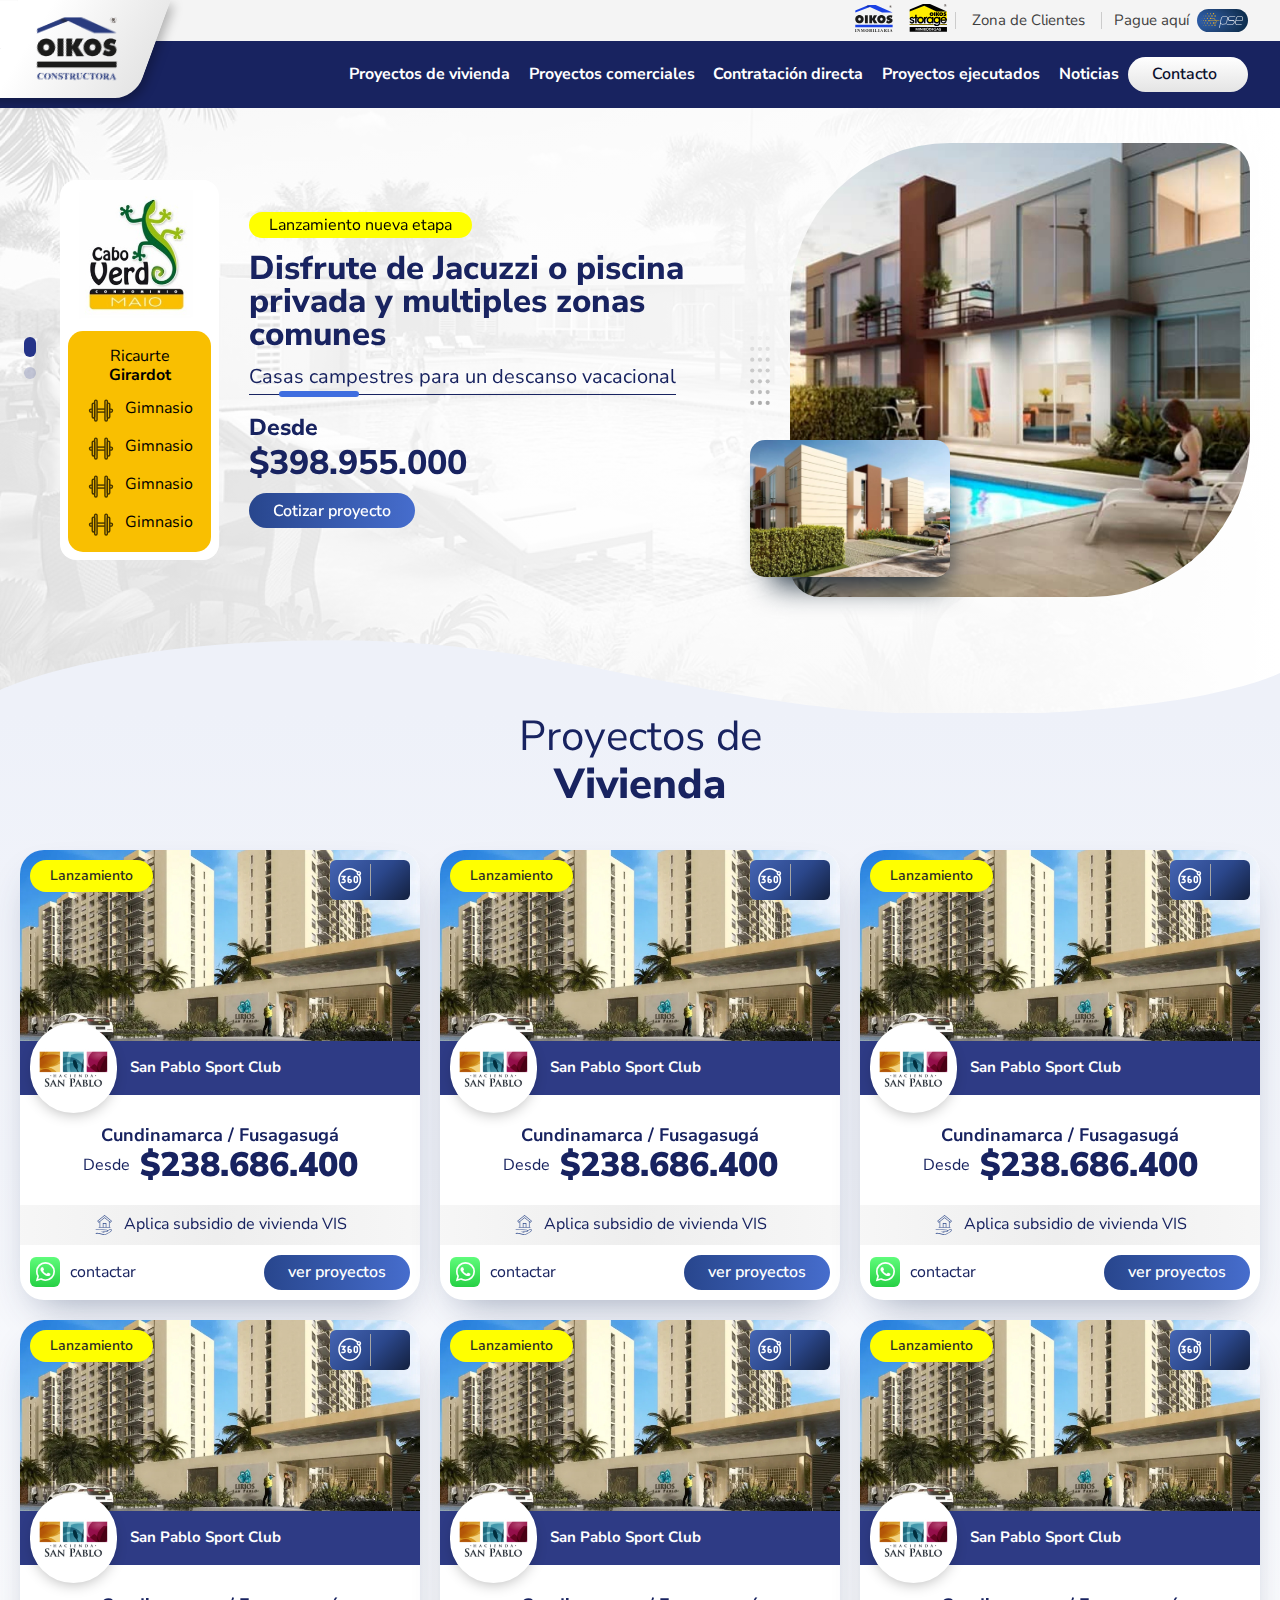
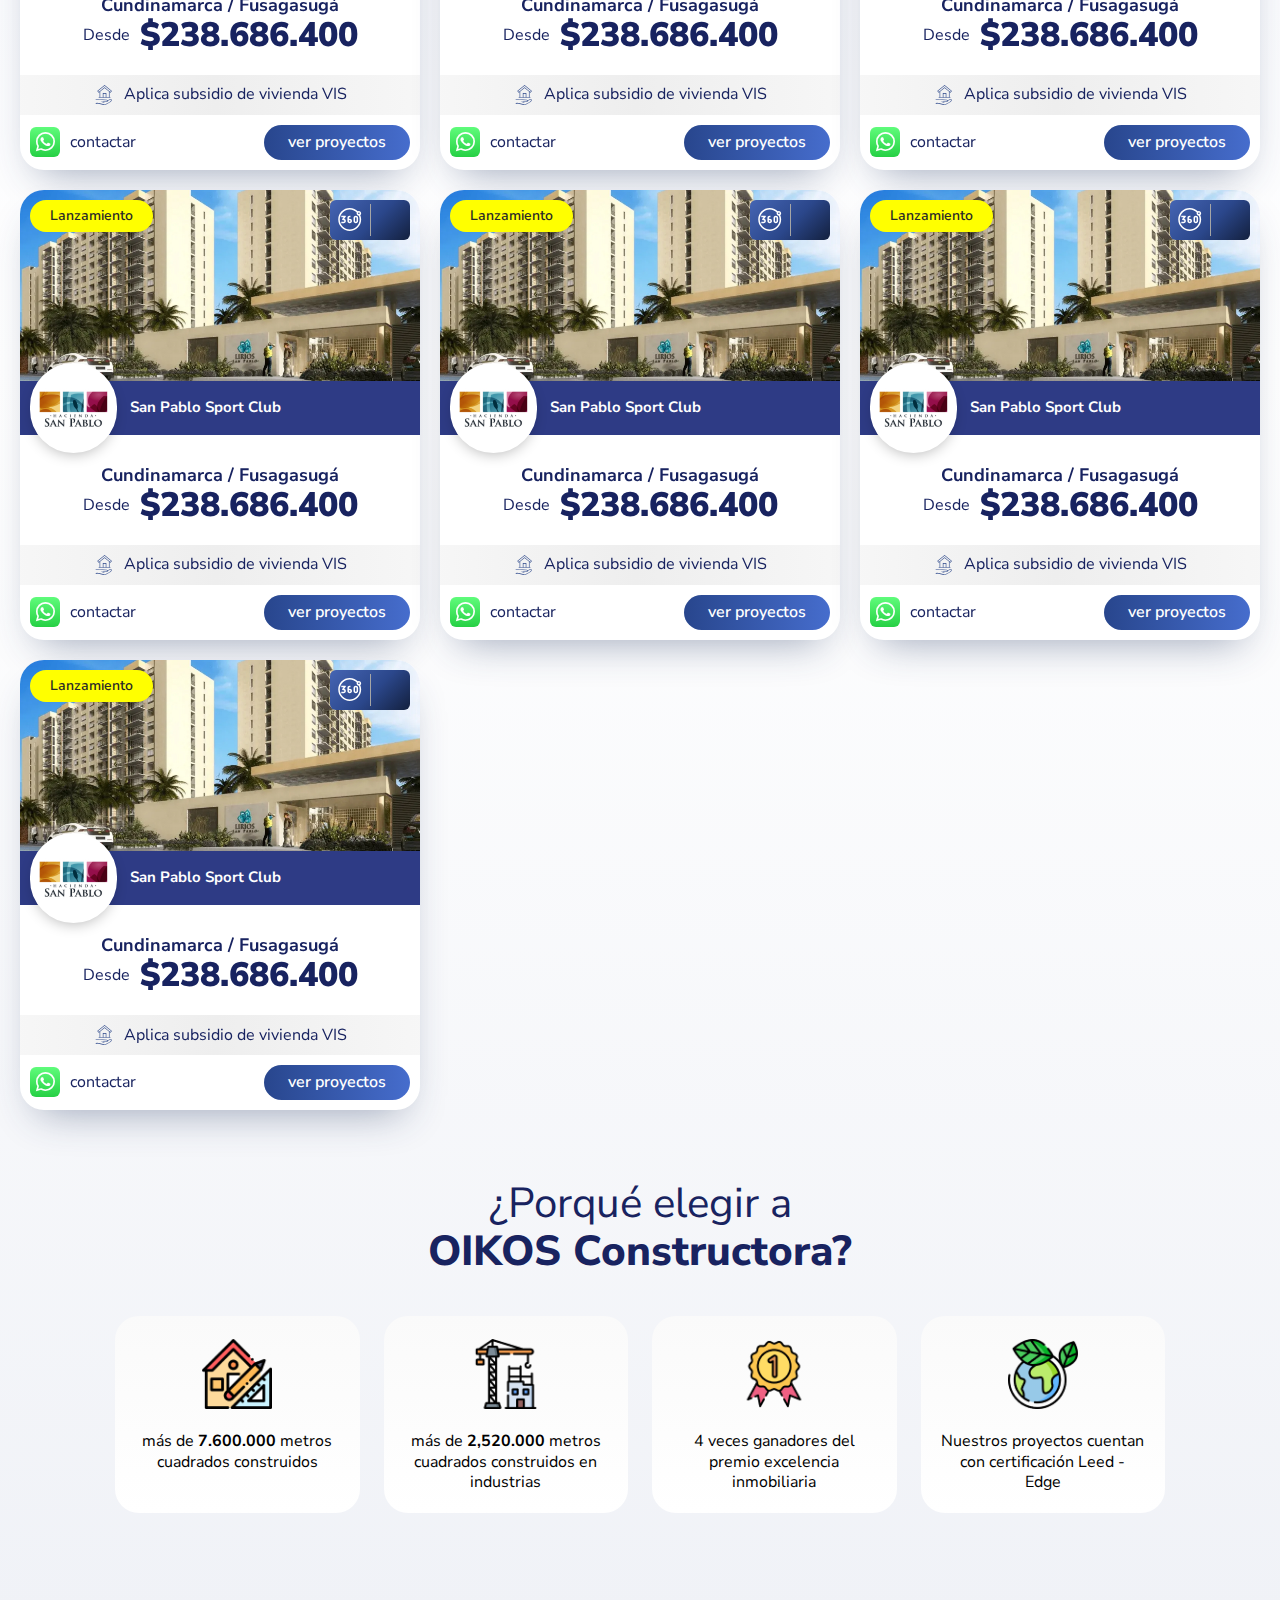
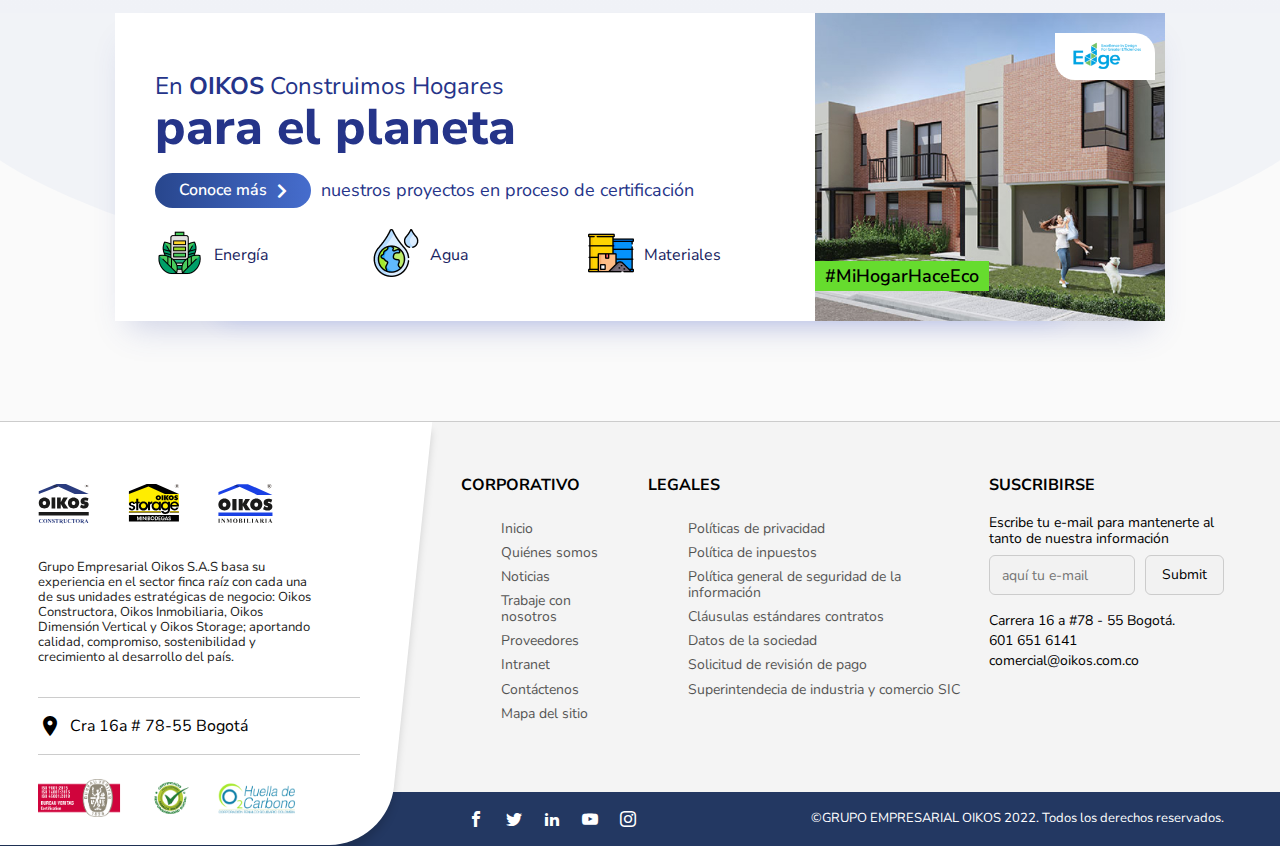
<file: index.html>
<!DOCTYPE html>
<html lang="en">
<head>
    <meta charset="UTF-8">
    <meta http-equiv="X-UA-Compatible" content="IE=edge">
    <meta name="viewport" content="width=device-width, initial-scale=1.0">
    <title>Proyectos de vivienda</title>

    <!-- ESTILOS -->

    <link rel="preconnect" href="https://fonts.googleapis.com">
    <link rel="preconnect" href="https://fonts.gstatic.com" crossorigin>
    <link href="https://fonts.googleapis.com/css2?family=Nunito+Sans:wght@300;400;600;700;800;900&display=swap" rel="stylesheet">
    <link rel="stylesheet" href="css/normalize.css">
    <link rel="stylesheet" href="plugins/swiperjs/swiper-bundle.min.css">
    <link rel="stylesheet" href="css/estilos.css">
    <link rel="stylesheet" href="css/home.css">
    
    <!-- ICON FONTS-->
    <link href="https://fonts.googleapis.com/css?family=Material+Icons|Material+Icons+Outlined|Material+Icons+Two+Tone|Material+Icons+Round|Material+Icons+Sharp" rel="stylesheet">
    <link href="https://pro.fontawesome.com/releases/v5.10.0/css/all.css" rel="stylesheet">

    <!-- SCRIPT -->
    <script src="https://ajax.googleapis.com/ajax/libs/jquery/3.6.1/jquery.min.js"></script>

</head>
<body>

    <header class="header">
        <div class="topbar_h">
            <div class="cnt_inf_topbar_h">
                <a href="" class="btn_oikos_logos">
                    <img width="38" height="24" src="images/diseno/logo_inmobiliaria.svg" alt="">
                </a>
                <a href="" class="btn_oikos_logos">
                    <img width="38" height="24" src="images/diseno/logo_storage.svg" alt="">
                </a>
                <a href="" class="btn_z_clientes">
                    Zona de Clientes
                </a>
                <a href="" class="btn_pse">
                    <div class="txt_pse">Pague aquí</div>
                    <span class="ic_pse"></span>
                </a>
            </div> 
        </div>
        <div class="nav_bar_h">
    
        <h1 class="logo_pri">
            <a href="">
            Grupo Oikos
            </a>
        </h1>
    
        <nav class="nav">
            <ul>
                <li>
                    <a href="quienes_somos.html">Proyectos de vivienda</a>                            
                </li>
                <li>
                    <a href="trabaje_nosotros.hmtl">Proyectos comerciales</a>
                </li>
                <li>
                    <a href="proveedores.html">Contratación directa</a>
                </li>
                <li>
                    <a href="noticias.html">Proyectos ejecutados</a>
                </li>                   
                <li>
                    <a href="noticias.html">Noticias</a>
                </li>                   
                <a href="contacto.html" class="btn contacto_h">
                    Contacto
                </a>                
            </ul>
        </nav>
        <div class="btn_menu_movil">
            <span>
                <span></span>
                <span></span>
                <span></span>
            </span>
        </div>
        </div>
    </header>


    <body class="cuerpo">

        <section class="s_home_hero">
            <!-- Swiper -->
            <div class="swiper swiperHomeHero">
                <div class="swiper-wrapper">
                    
                    
                    <div class="swiper-slide">

                        <!-- IMAGEN DE FONDO BLANCA -->
                        <div class="bg_img_h_hero" data-swiper-parallax-opacity="0.6">
                            <img class="bg_img_h_hero" width="1920" height="700" src="images/diseno/home/img_bg_her.jpg" alt="">
                        </div>

                        <div class="cnt_h_hero">
                            <div class="desc_txt_hero">
                                <aside class="aside_prjct" data-swiper-parallax="-300" data-swiper-parallax-duration="800">
                                    <picture>
                                        <img width="200" height="200" src="images/diseno/home/logo_maio.jpg" alt="">
                                    </picture>
                                    <div class="dt_prjct" style="background-color: #F9BF01;">
                                        <div class="place_prjct">
                                            Ricaurte <b> Girardot</b>
                                        </div>
                                        <div class="item_prjct">
                                            <img width="28" height="28" src="images/diseno/home/pesa-ic.svg" alt="">
                                            <span>Gimnasio</span>
                                        </div>
                                        <div class="item_prjct">
                                            <img width="28" height="28" src="images/diseno/home/pesa-ic.svg" alt="">
                                            <span>Gimnasio</span>
                                        </div>
                                        <div class="item_prjct">
                                            <img width="28" height="28" src="images/diseno/home/pesa-ic.svg" alt="">
                                            <span>Gimnasio</span>
                                        </div>
                                        <div class="item_prjct">
                                            <img width="28" height="28" src="images/diseno/home/pesa-ic.svg" alt="">
                                            <span>Gimnasio</span>
                                        </div>
                                    </div>
                                </aside>
                                <div class="datos_info_prjct" data-swiper-parallax="-600" data-swiper-parallax-duration="800" >
                                    <div class="tag" style="background-color: yellow;" data-swiper-parallax-opacity="0.6" data-swiper-parallax="-100" data-swiper-parallax-duration="800">Lanzamiento nueva etapa</div>
                                    <h1 data-swiper-parallax-opacity="0.6" data-swiper-parallax="-300" data-swiper-parallax-duration="800">Disfrute de Jacuzzi o piscina privada y multiples zonas comunes</h1>
                                    <h3 data-swiper-parallax-opacity="0.6" data-swiper-parallax="-500" data-swiper-parallax-duration="800">Casas campestres para un descanso vacacional</h3>
                                    <h2 data-swiper-parallax-opacity="0.6" data-swiper-parallax="-700" data-swiper-parallax-duration="800"> <span> Desde</span> <br>  $398.955.000</h2>
                                    <a data-swiper-parallax-opacity="0.6" data-swiper-parallax="-900" data-swiper-parallax-duration="800" href="" class="btn">Cotizar proyecto</a>
                                </div>
                            </div>

                            <!-- CONTENEDOR DE IMAGENES PRINCIPALES DEL PROYECTO -->
                            <div class="grand_img_h_hero">
                                <picture class="grand_img_hero1" data-swiper-parallax-duration="600" data-swiper-parallax-scale="0.15" data-swiper-parallax-opacity="0.5">
                                    <img width="516" height="454" src="images/diseno/home/img_hero_grande.jpg" alt="">
                                </picture>
                                <picture class="grand_img_hero_mini" data-swiper-parallax-duration="700" data-swiper-parallax-scale="0.15" data-swiper-parallax-opacity="0.5">
                                    <img width="204" height="137" src="images/diseno/home/img_hero_mini.jpg" alt="">
                                </picture>
                            </div>
                        </div>
                    </div>
                    <div class="swiper-slide">

                        <!-- IMAGEN DE FONDO BLANCA -->
                        <div class="bg_img_h_hero" data-swiper-parallax-opacity="0.6">
                            <img class="bg_img_h_hero" width="1920" height="700" src="images/diseno/home/img_bg_her.jpg" alt="">
                        </div>

                        <div class="cnt_h_hero">
                            <div class="desc_txt_hero">
                                <aside class="aside_prjct" data-swiper-parallax="-300" data-swiper-parallax-duration="800">
                                    <picture>
                                        <img width="200" height="200" src="images/diseno/home/logo_maio.jpg" alt="">
                                    </picture>
                                    <div class="dt_prjct" style="background-color: #F9BF01;">
                                        <div class="place_prjct">
                                            Ricaurte <b> Girardot</b>
                                        </div>
                                        <div class="item_prjct">
                                            <img width="28" height="28" src="images/diseno/home/pesa-ic.svg" alt="">
                                            <span>Gimnasio</span>
                                        </div>
                                        <div class="item_prjct">
                                            <img width="28" height="28" src="images/diseno/home/pesa-ic.svg" alt="">
                                            <span>Gimnasio</span>
                                        </div>
                                        <div class="item_prjct">
                                            <img width="28" height="28" src="images/diseno/home/pesa-ic.svg" alt="">
                                            <span>Gimnasio</span>
                                        </div>
                                        <div class="item_prjct">
                                            <img width="28" height="28" src="images/diseno/home/pesa-ic.svg" alt="">
                                            <span>Gimnasio</span>
                                        </div>
                                    </div>
                                </aside>
                                <div class="datos_info_prjct" data-swiper-parallax="-600" data-swiper-parallax-duration="800" >
                                    <div class="tag" style="background-color: yellow;" data-swiper-parallax-opacity="0.6" data-swiper-parallax="-100" data-swiper-parallax-duration="800">Lanzamiento nueva etapa</div>
                                    <h1 data-swiper-parallax-opacity="0.6" data-swiper-parallax="-300" data-swiper-parallax-duration="800">Disfrute de Jacuzzi o piscina privada y multiples zonas comunes</h1>
                                    <h3 data-swiper-parallax-opacity="0.6" data-swiper-parallax="-500" data-swiper-parallax-duration="800">Casas campestres para un descanso vacacional</h3>
                                    <h2 data-swiper-parallax-opacity="0.6" data-swiper-parallax="-700" data-swiper-parallax-duration="800"> <span> Desde</span> <br>  $398.955.000</h2>
                                    <a data-swiper-parallax-opacity="0.6" data-swiper-parallax="-900" data-swiper-parallax-duration="800" href="" class="btn">Cotizar proyecto</a>
                                </div>
                            </div>

                            <!-- CONTENEDOR DE IMAGENES PRINCIPALES DEL PROYECTO -->
                            <div class="grand_img_h_hero">
                                <picture class="grand_img_hero1" data-swiper-parallax-duration="600" data-swiper-parallax-scale="0.15" data-swiper-parallax-opacity="0.5">
                                    <img width="516" height="454" src="images/diseno/home/img_hero_grande.jpg" alt="">
                                </picture>
                                <picture class="grand_img_hero_mini" data-swiper-parallax-duration="700" data-swiper-parallax-scale="0.15" data-swiper-parallax-opacity="0.5">
                                    <img width="204" height="137" src="images/diseno/home/img_hero_mini.jpg" alt="">
                                </picture>
                            </div>
                        </div>
                    </div>
                    
                    
                    
                    
                </div>
                <div class="swiper-pagination"></div>
            </div>
        </section>

        <div class="bg_grad">

            <section class="s_cards_proyectos">

                <h2 class="title_section al-center">
                    <span>Proyectos de</span> <br> Vivienda
                </h2>

                <div class="cnt_central">
                    <div class="c_cards_proyectos">
                        <div class="card_p">
                            <picture>
                                <span class="tag_state" style="background-color: Yellow;">Lanzamiento</span>
                                <div class="btns_icons">
                                    <a href="" class="btn_icon">
                                        <img src="images/diseno/proyectos_vivienda/icon_360.svg" width="20" height="20" alt="">
                                    </a>
                                    <a href="" class="btn_icon">
                                        <span class="fas fa-map-marker-alt"></span>
                                    </a>
                                </div>
                                <img width="350" height="219" src="images/diseno/proyectos_vivienda/img_proyecto.jpg" alt="">
                            </picture>
                            <h2 class="name_proyecto">
                                <picture>
                                    <img width="87" height="87" src="images/diseno/proyectos_vivienda/logo_proyecto.jpg" alt="">
                                </picture>
                                <div>San Pablo Sport Club</div>
                            </h2>
                            <div class="datos_proyecto">
                                <h3>Cundinamarca / Fusagasugá</h3>
                                <h4><span>Desde</span> $238.686.400 </h4>
                            </div>
                            <div class="franja_p">
                                <img width="20" height="20" src="images/diseno/proyectos_vivienda/icono_proyecto.svg" alt="">
                                <span> Aplica subsidio de vivienda VIS </span>
                            </div>
                            <div class="ctas_proyectos">
                                <a href="" class="btn_whatsapp">
                                    <span class="fab fa-whatsapp"></span> contactar
                                </a>
                                <a href="" class="btn">ver proyectos</a>
                            </div>
                        </div>
                        <div class="card_p">
                            <picture>
                                <span class="tag_state" style="background-color: Yellow;">Lanzamiento</span>
                                <div class="btns_icons">
                                    <a href="" class="btn_icon">
                                        <img src="images/diseno/proyectos_vivienda/icon_360.svg" width="20" height="20" alt="">
                                    </a>
                                    <a href="" class="btn_icon">
                                        <span class="fas fa-map-marker-alt"></span>
                                    </a>
                                </div>
                                <img width="350" height="219" src="images/diseno/proyectos_vivienda/img_proyecto.jpg" alt="">
                            </picture>
                            <h2 class="name_proyecto">
                                <picture>
                                    <img width="87" height="87" src="images/diseno/proyectos_vivienda/logo_proyecto.jpg" alt="">
                                </picture>
                                <div>San Pablo Sport Club</div>
                            </h2>
                            <div class="datos_proyecto">
                                <h3>Cundinamarca / Fusagasugá</h3>
                                <h4><span>Desde</span> $238.686.400 </h4>
                            </div>
                            <div class="franja_p">
                                <img width="20" height="20" src="images/diseno/proyectos_vivienda/icono_proyecto.svg" alt="">
                                <span> Aplica subsidio de vivienda VIS </span>
                            </div>
                            <div class="ctas_proyectos">
                                <a href="" class="btn_whatsapp">
                                    <span class="fab fa-whatsapp"></span> contactar
                                </a>
                                <a href="" class="btn">ver proyectos</a>
                            </div>
                        </div>
                        <div class="card_p">
                            <picture>
                                <span class="tag_state" style="background-color: Yellow;">Lanzamiento</span>
                                <div class="btns_icons">
                                    <a href="" class="btn_icon">
                                        <img src="images/diseno/proyectos_vivienda/icon_360.svg" width="20" height="20" alt="">
                                    </a>
                                    <a href="" class="btn_icon">
                                        <span class="fas fa-map-marker-alt"></span>
                                    </a>
                                </div>
                                <img width="350" height="219" src="images/diseno/proyectos_vivienda/img_proyecto.jpg" alt="">
                            </picture>
                            <h2 class="name_proyecto">
                                <picture>
                                    <img width="87" height="87" src="images/diseno/proyectos_vivienda/logo_proyecto.jpg" alt="">
                                </picture>
                                <div>San Pablo Sport Club</div>
                            </h2>
                            <div class="datos_proyecto">
                                <h3>Cundinamarca / Fusagasugá</h3>
                                <h4><span>Desde</span> $238.686.400 </h4>
                            </div>
                            <div class="franja_p">
                                <img width="20" height="20" src="images/diseno/proyectos_vivienda/icono_proyecto.svg" alt="">
                                <span> Aplica subsidio de vivienda VIS </span>
                            </div>
                            <div class="ctas_proyectos">
                                <a href="" class="btn_whatsapp">
                                    <span class="fab fa-whatsapp"></span> contactar
                                </a>
                                <a href="" class="btn">ver proyectos</a>
                            </div>
                        </div>
                        <div class="card_p">
                            <picture>
                                <span class="tag_state" style="background-color: Yellow;">Lanzamiento</span>
                                <div class="btns_icons">
                                    <a href="" class="btn_icon">
                                        <img src="images/diseno/proyectos_vivienda/icon_360.svg" width="20" height="20" alt="">
                                    </a>
                                    <a href="" class="btn_icon">
                                        <span class="fas fa-map-marker-alt"></span>
                                    </a>
                                </div>
                                <img width="350" height="219" src="images/diseno/proyectos_vivienda/img_proyecto.jpg" alt="">
                            </picture>
                            <h2 class="name_proyecto">
                                <picture>
                                    <img width="87" height="87" src="images/diseno/proyectos_vivienda/logo_proyecto.jpg" alt="">
                                </picture>
                                <div>San Pablo Sport Club</div>
                            </h2>
                            <div class="datos_proyecto">
                                <h3>Cundinamarca / Fusagasugá</h3>
                                <h4><span>Desde</span> $238.686.400 </h4>
                            </div>
                            <div class="franja_p">
                                <img width="20" height="20" src="images/diseno/proyectos_vivienda/icono_proyecto.svg" alt="">
                                <span> Aplica subsidio de vivienda VIS </span>
                            </div>
                            <div class="ctas_proyectos">
                                <a href="" class="btn_whatsapp">
                                    <span class="fab fa-whatsapp"></span> contactar
                                </a>
                                <a href="" class="btn">ver proyectos</a>
                            </div>
                        </div>
                        <div class="card_p">
                            <picture>
                                <span class="tag_state" style="background-color: Yellow;">Lanzamiento</span>
                                <div class="btns_icons">
                                    <a href="" class="btn_icon">
                                        <img src="images/diseno/proyectos_vivienda/icon_360.svg" width="20" height="20" alt="">
                                    </a>
                                    <a href="" class="btn_icon">
                                        <span class="fas fa-map-marker-alt"></span>
                                    </a>
                                </div>
                                <img width="350" height="219" src="images/diseno/proyectos_vivienda/img_proyecto.jpg" alt="">
                            </picture>
                            <h2 class="name_proyecto">
                                <picture>
                                    <img width="87" height="87" src="images/diseno/proyectos_vivienda/logo_proyecto.jpg" alt="">
                                </picture>
                                <div>San Pablo Sport Club</div>
                            </h2>
                            <div class="datos_proyecto">
                                <h3>Cundinamarca / Fusagasugá</h3>
                                <h4><span>Desde</span> $238.686.400 </h4>
                            </div>
                            <div class="franja_p">
                                <img width="20" height="20" src="images/diseno/proyectos_vivienda/icono_proyecto.svg" alt="">
                                <span> Aplica subsidio de vivienda VIS </span>
                            </div>
                            <div class="ctas_proyectos">
                                <a href="" class="btn_whatsapp">
                                    <span class="fab fa-whatsapp"></span> contactar
                                </a>
                                <a href="" class="btn">ver proyectos</a>
                            </div>
                        </div>
                        <div class="card_p">
                            <picture>
                                <span class="tag_state" style="background-color: Yellow;">Lanzamiento</span>
                                <div class="btns_icons">
                                    <a href="" class="btn_icon">
                                        <img src="images/diseno/proyectos_vivienda/icon_360.svg" width="20" height="20" alt="">
                                    </a>
                                    <a href="" class="btn_icon">
                                        <span class="fas fa-map-marker-alt"></span>
                                    </a>
                                </div>
                                <img width="350" height="219" src="images/diseno/proyectos_vivienda/img_proyecto.jpg" alt="">
                            </picture>
                            <h2 class="name_proyecto">
                                <picture>
                                    <img width="87" height="87" src="images/diseno/proyectos_vivienda/logo_proyecto.jpg" alt="">
                                </picture>
                                <div>San Pablo Sport Club</div>
                            </h2>
                            <div class="datos_proyecto">
                                <h3>Cundinamarca / Fusagasugá</h3>
                                <h4><span>Desde</span> $238.686.400 </h4>
                            </div>
                            <div class="franja_p">
                                <img width="20" height="20" src="images/diseno/proyectos_vivienda/icono_proyecto.svg" alt="">
                                <span> Aplica subsidio de vivienda VIS </span>
                            </div>
                            <div class="ctas_proyectos">
                                <a href="" class="btn_whatsapp">
                                    <span class="fab fa-whatsapp"></span> contactar
                                </a>
                                <a href="" class="btn">ver proyectos</a>
                            </div>
                        </div>
                        <div class="card_p">
                            <picture>
                                <span class="tag_state" style="background-color: Yellow;">Lanzamiento</span>
                                <div class="btns_icons">
                                    <a href="" class="btn_icon">
                                        <img src="images/diseno/proyectos_vivienda/icon_360.svg" width="20" height="20" alt="">
                                    </a>
                                    <a href="" class="btn_icon">
                                        <span class="fas fa-map-marker-alt"></span>
                                    </a>
                                </div>
                                <img width="350" height="219" src="images/diseno/proyectos_vivienda/img_proyecto.jpg" alt="">
                            </picture>
                            <h2 class="name_proyecto">
                                <picture>
                                    <img width="87" height="87" src="images/diseno/proyectos_vivienda/logo_proyecto.jpg" alt="">
                                </picture>
                                <div>San Pablo Sport Club</div>
                            </h2>
                            <div class="datos_proyecto">
                                <h3>Cundinamarca / Fusagasugá</h3>
                                <h4><span>Desde</span> $238.686.400 </h4>
                            </div>
                            <div class="franja_p">
                                <img width="20" height="20" src="images/diseno/proyectos_vivienda/icono_proyecto.svg" alt="">
                                <span> Aplica subsidio de vivienda VIS </span>
                            </div>
                            <div class="ctas_proyectos">
                                <a href="" class="btn_whatsapp">
                                    <span class="fab fa-whatsapp"></span> contactar
                                </a>
                                <a href="" class="btn">ver proyectos</a>
                            </div>
                        </div>
                        <div class="card_p">
                            <picture>
                                <span class="tag_state" style="background-color: Yellow;">Lanzamiento</span>
                                <div class="btns_icons">
                                    <a href="" class="btn_icon">
                                        <img src="images/diseno/proyectos_vivienda/icon_360.svg" width="20" height="20" alt="">
                                    </a>
                                    <a href="" class="btn_icon">
                                        <span class="fas fa-map-marker-alt"></span>
                                    </a>
                                </div>
                                <img width="350" height="219" src="images/diseno/proyectos_vivienda/img_proyecto.jpg" alt="">
                            </picture>
                            <h2 class="name_proyecto">
                                <picture>
                                    <img width="87" height="87" src="images/diseno/proyectos_vivienda/logo_proyecto.jpg" alt="">
                                </picture>
                                <div>San Pablo Sport Club</div>
                            </h2>
                            <div class="datos_proyecto">
                                <h3>Cundinamarca / Fusagasugá</h3>
                                <h4><span>Desde</span> $238.686.400 </h4>
                            </div>
                            <div class="franja_p">
                                <img width="20" height="20" src="images/diseno/proyectos_vivienda/icono_proyecto.svg" alt="">
                                <span> Aplica subsidio de vivienda VIS </span>
                            </div>
                            <div class="ctas_proyectos">
                                <a href="" class="btn_whatsapp">
                                    <span class="fab fa-whatsapp"></span> contactar
                                </a>
                                <a href="" class="btn">ver proyectos</a>
                            </div>
                        </div>
                        <div class="card_p">
                            <picture>
                                <span class="tag_state" style="background-color: Yellow;">Lanzamiento</span>
                                <div class="btns_icons">
                                    <a href="" class="btn_icon">
                                        <img src="images/diseno/proyectos_vivienda/icon_360.svg" width="20" height="20" alt="">
                                    </a>
                                    <a href="" class="btn_icon">
                                        <span class="fas fa-map-marker-alt"></span>
                                    </a>
                                </div>
                                <img width="350" height="219" src="images/diseno/proyectos_vivienda/img_proyecto.jpg" alt="">
                            </picture>
                            <h2 class="name_proyecto">
                                <picture>
                                    <img width="87" height="87" src="images/diseno/proyectos_vivienda/logo_proyecto.jpg" alt="">
                                </picture>
                                <div>San Pablo Sport Club</div>
                            </h2>
                            <div class="datos_proyecto">
                                <h3>Cundinamarca / Fusagasugá</h3>
                                <h4><span>Desde</span> $238.686.400 </h4>
                            </div>
                            <div class="franja_p">
                                <img width="20" height="20" src="images/diseno/proyectos_vivienda/icono_proyecto.svg" alt="">
                                <span> Aplica subsidio de vivienda VIS </span>
                            </div>
                            <div class="ctas_proyectos">
                                <a href="" class="btn_whatsapp">
                                    <span class="fab fa-whatsapp"></span> contactar
                                </a>
                                <a href="" class="btn">ver proyectos</a>
                            </div>
                        </div>
                        <div class="card_p">
                            <picture>
                                <span class="tag_state" style="background-color: Yellow;">Lanzamiento</span>
                                <div class="btns_icons">
                                    <a href="" class="btn_icon">
                                        <img src="images/diseno/proyectos_vivienda/icon_360.svg" width="20" height="20" alt="">
                                    </a>
                                    <a href="" class="btn_icon">
                                        <span class="fas fa-map-marker-alt"></span>
                                    </a>
                                </div>
                                <img width="350" height="219" src="images/diseno/proyectos_vivienda/img_proyecto.jpg" alt="">
                            </picture>
                            <h2 class="name_proyecto">
                                <picture>
                                    <img width="87" height="87" src="images/diseno/proyectos_vivienda/logo_proyecto.jpg" alt="">
                                </picture>
                                <div>San Pablo Sport Club</div>
                            </h2>
                            <div class="datos_proyecto">
                                <h3>Cundinamarca / Fusagasugá</h3>
                                <h4><span>Desde</span> $238.686.400 </h4>
                            </div>
                            <div class="franja_p">
                                <img width="20" height="20" src="images/diseno/proyectos_vivienda/icono_proyecto.svg" alt="">
                                <span> Aplica subsidio de vivienda VIS </span>
                            </div>
                            <div class="ctas_proyectos">
                                <a href="" class="btn_whatsapp">
                                    <span class="fab fa-whatsapp"></span> contactar
                                </a>
                                <a href="" class="btn">ver proyectos</a>
                            </div>
                        </div>
                    </div>
                </div>
            </section>
    
            <section class="s_porque_elegir">
                <div class="cnt_central">
                    <div class="c_porque_elegir">
                        <h2 class="title_section al-center">
                            <span>¿Porqué elegir a</span><br>
                            OIKOS Constructora?
                        </h2>
                        <div class="cnt_items_elegir">
                            <div class="item_elegir">
                                <picture>
                                    <img width="75" height="75" src="images/diseno/home/casa.png" alt="">
                                </picture>
                                <div class="txt_elegir">
                                    más de <b> 7.600.000 </b> metros cuadrados construidos
                                </div>
                            </div>
                            <div class="item_elegir">
                                <picture>
                                    <img width="75" height="75" src="images/diseno/home/metros.png" alt="">
                                </picture>
                                <div class="txt_elegir">
                                    más de <b> 2,520.000 </b>metros cuadrados construidos en industrias
                                </div>
                            </div>
                            <div class="item_elegir">
                                <picture>
                                    <img width="75" height="75" src="images/diseno/home/ganad.png" alt="">
                                </picture>
                                <div class="txt_elegir">
                                    4 veces ganadores del premio excelencia inmobiliaria
                                </div>
                            </div>
                            <div class="item_elegir">
                                <picture>
                                    <img width="75" height="75" src="images/diseno/home/edge.png" alt="">
                                </picture>
                                <div class="txt_elegir">
                                    Nuestros proyectos cuentan con certificación Leed - Edge
                                </div>
                            </div>
                        </div>
                    </div>
                </div>
            </section>

        </div>


        <section class="s_edge">
            <div class="cnt_central">
                <div class="c_edge">
                    <div class="cnt_edge">
                        <h2>
                            <span> En <b> OIKOS </b> Construimos Hogares</span> para el planeta
                        </h2>
                        <div class="txt_edge_cnt">
                            <a href="" class="btn">Conoce más <span class="fas fa-chevron-right"></span> </a> 
                            nuestros proyectos en proceso de certificación
                        </div>
                        <div class="cnt_icons_edge">
                            <div class="icon_edge">
                                <picture>
                                    <img width="50" height="50" src="images/diseno/home/energia.png" alt="">
                                </picture>
                                <label for="">
                                    Energía
                                </label>
                            </div>
                            <div class="icon_edge">
                                <picture>
                                    <img width="50" height="50" src="images/diseno/home/agua.png" alt="">
                                </picture>
                                <label for="">
                                    Agua
                                </label>
                            </div>
                            <div class="icon_edge">
                                <picture>
                                    <img width="50" height="50" src="images/diseno/home/materiales.png" alt="">
                                </picture>
                                <label for="">
                                    Materiales
                                </label>
                            </div>
                        </div>
                    </div>
                    <picture>
                        <img width="107" height="46" class="logo_edge" src="images/diseno/home/logo_edge.png" alt="">
                        <img width="414" height="284" class="img_pri_edge" src="images/diseno/home/img_edge.jpg" alt="">
                        <span class="hashtag">#MiHogarHaceEco</span>
                    </picture>
                </div>
            </div>
        </section>
        
        
    </body>


    <!-- FOOTER -->

    <footer class="footer">
        <div class="cnt_lat_pie">
            <div class="cnt_gen_inf_lat_pie">
                <div class="cnt_logos_pie">
                    <a href="" class="logo_pie">
                        <img src="images/diseno/logo_constructora.svg" alt="">
                    </a>
                    <a href="" class="logo_pie">
                        <img src="images/diseno/logo_storage.svg" alt="">
                    </a>
                    <a href="" class="logo_pie">
                        <img src="images/diseno/logo_inmobiliaria.svg" alt="">
                    </a>
                </div>
                <div class="txt_pie">
                    Grupo Empresarial Oikos S.A.S basa su experiencia en el sector finca raíz con cada una de sus unidades estratégicas de negocio: Oikos Constructora, Oikos Inmobiliaria, Oikos Dimensión Vertical y Oikos Storage; aportando calidad, compromiso, sostenibilidad y crecimiento al desarrollo del país.
                </div>
                <div class="direccion_pie">
                    <span class="material-icons">place</span>
                    Cra 16a # 78-55 Bogotá
                </div>
                <div class="cnt_gen_cert_pie">
                    <div class="logo_cert_pie">
                        <img src="images/diseno/logo_verias.png" alt="">
                    </div>
                    <div class="logo_cert_pie">
                        <img src="images/diseno/logo_fenalco.png" alt="">
                    </div>
                    <div class="logo_cert_pie">
                        <img src="images/diseno/logo_co2.png" alt="">
                    </div>
                </div>
            </div>
        </div>
        <div class="cnt_mid_pie">
            <div class="col_mid_men_pie">
                <div class="h_cl_pie">
                    Corporativo
                </div>
                <ul class="menu_pie">
                    <li>
                        <a href="">
                            Inicio
                        </a>
                    </li>
                    <li>
                        <a href="">
                            Quiénes somos
                        </a>
                    </li>
                    <li>
                        <a href="">
                            Noticias
                        </a>
                    </li>
                    <li>
                        <a href="">
                            Trabaje con nosotros
                        </a>
                    </li>
                    <li>
                        <a href="">
                            Proveedores
                        </a>
                    </li>
                    <li>
                        <a href="">
                            Intranet
                        </a>
                    </li>
                    <li>
                        <a href="">
                            Contáctenos
                        </a>
                    </li>
                    <li>
                        <a href="">
                            Mapa del sitio
                        </a>
                    </li>
                </ul>
            </div>
            <div class="col_mid_men_pie">
                <div class="h_cl_pie">
                    Legales
                </div>
                <ul class="menu_pie">
                    <li>
                        <a href="">
                            Políticas de privacidad
                        </a>
                    </li>
                    <li>
                        <a href="">
                            Política de inpuestos
                        </a>
                    </li>
                    <li>
                        <a href="">
                            Política general de seguridad de la información
                        </a>
                    </li>
                    <li>
                        <a href="">
                            Cláusulas estándares contratos
                        </a>
                    </li>
                    <li>
                        <a href="">
                            Datos de la sociedad
                        </a>
                    </li>
                    <li>
                        <a href="">
                            Solicitud de revisión de pago
                        </a>
                    </li>
                    <li>
                        <a href="">
                            Superintendecia de industria y comercio SIC
                        </a>
                    </li>
                </ul>
            </div>
            <div class="col_susc_pie">
                <div class="h_cl_pie">
                    Suscribirse
                </div>
    
                <div class="cnt_gen_susc_pie">
                    <div class="txt_susc_pie">
                        Escribe tu e-mail para mantenerte al tanto de nuestra información
                    </div>
                    <form action="" class="form_susc">
                        <input type="email" class="campo_susc_pie" placeholder="aquí tu e-mail"/>
                        <input type="submit" class="bnt_susc">
                    </form>
                </div>
                <div class="datos_pie">
                    <div>
                        Carrera 16 a #78 - 55 Bogotá.
                    </div>
                    <div>
                        601 651 6141
                    </div>
                    <div>
                        comercial@oikos.com.co
                    </div>
                </div>
            </div>
        </div>
        <div class="cnt_bot_pie">
            <div class="cnt_redes_pie">
                <div class="red_pie ic_fb"></div>
                <div class="red_pie ic_tw"></div>
                <div class="red_pie ic_in"></div>
                <div class="red_pie ic_yt"></div>
                <div class="red_pie ic_ig"></div>
            </div>
            <div class="copyr_pie">
                ©GRUPO EMPRESARIAL OIKOS 2022. Todos los derechos reservados.
            </div>
        </div>
    </footer>

    <!-- SCRIPT -->

    <script src="plugins/swiperjs/swiper-bundle.min.js"></script>
    <script src="js/funciones.js"></script>

    <script>
        $(document).ready(function(){
            let swiper = new Swiper(".swiperHomeHero", {
                autoplay: {
                    delay: 10000,
                },
                parallax:true,
                slidePerView:1,
                effect: 'fade',
                fadeEffect: {
                    crossFade: true
                },
                pagination: {
                    el: ".swiper-pagination",
                    clickable:true,
                },
            });
        });
    </script>

</body>
</html>
</file>
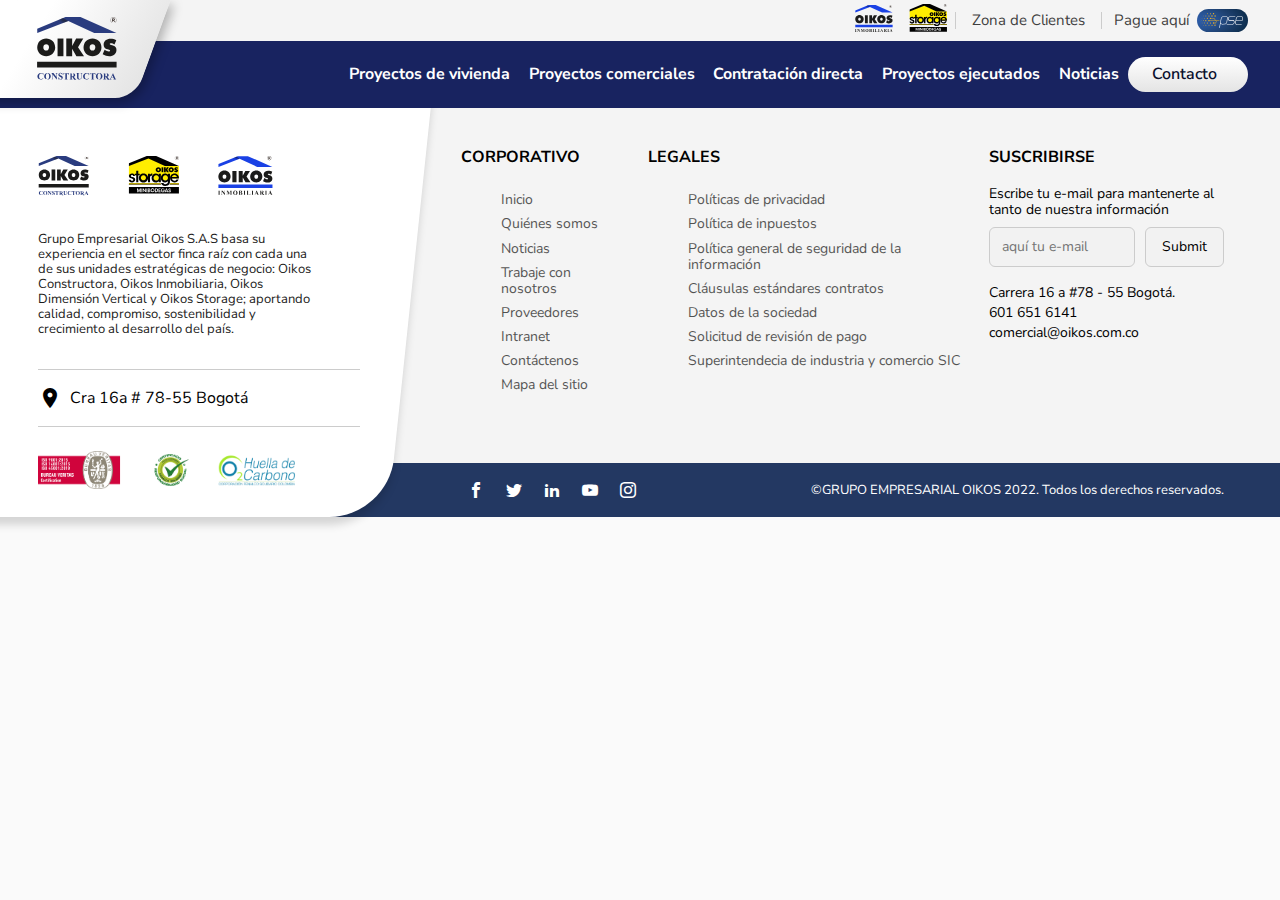
<file: blanco.html>
<!DOCTYPE html>
<html lang="en">
<head>
    <meta charset="UTF-8">
    <meta http-equiv="X-UA-Compatible" content="IE=edge">
    <meta name="viewport" content="width=device-width, initial-scale=1.0">
    <title>Proyectos de vivienda</title>

    <!-- ESTILOS -->

    <link rel="preconnect" href="https://fonts.googleapis.com">
    <link rel="preconnect" href="https://fonts.gstatic.com" crossorigin>
    <link href="https://fonts.googleapis.com/css2?family=Nunito+Sans:wght@300;400;600;700;800;900&display=swap" rel="stylesheet">
    <link rel="stylesheet" href="css/normalize.css">
    <link rel="stylesheet" href="plugins/swiperjs/swiper-bundle.min.css">
    <link rel="stylesheet" href="css/estilos.css">
    <link rel="stylesheet" href="css/proyectos_vivienda.css">
    
    <!-- ICON FONTS-->
    <link href="https://fonts.googleapis.com/css?family=Material+Icons|Material+Icons+Outlined|Material+Icons+Two+Tone|Material+Icons+Round|Material+Icons+Sharp" rel="stylesheet">
    <link href="https://pro.fontawesome.com/releases/v5.10.0/css/all.css" rel="stylesheet">

    <!-- SCRIPT -->
    <script src="https://ajax.googleapis.com/ajax/libs/jquery/3.6.1/jquery.min.js"></script>

</head>
<body>

    <header class="header">
        <div class="topbar_h">
            <div class="cnt_inf_topbar_h">
                <a href="" class="btn_oikos_logos">
                    <img width="38" height="24" src="images/diseno/logo_inmobiliaria.svg" alt="">
                </a>
                <a href="" class="btn_oikos_logos">
                    <img width="38" height="24" src="images/diseno/logo_storage.svg" alt="">
                </a>
                <a href="" class="btn_z_clientes">
                    Zona de Clientes
                </a>
                <a href="" class="btn_pse">
                    <div class="txt_pse">Pague aquí</div>
                    <span class="ic_pse"></span>
                </a>
            </div> 
        </div>
        <div class="nav_bar_h">
    
        <h1 class="logo_pri">
            <a href="">
            Grupo Oikos
            </a>
        </h1>
    
        <nav class="nav">
            <ul>
                <li>
                    <a href="quienes_somos.html">Proyectos de vivienda</a>                            
                </li>
                <li>
                    <a href="trabaje_nosotros.hmtl">Proyectos comerciales</a>
                </li>
                <li>
                    <a href="proveedores.html">Contratación directa</a>
                </li>
                <li>
                    <a href="noticias.html">Proyectos ejecutados</a>
                </li>                   
                <li>
                    <a href="noticias.html">Noticias</a>
                </li>                   
                <a href="contacto.html" class="btn contacto_h">
                    Contacto
                </a>                
            </ul>
        </nav>
        <div class="btn_menu_movil">
            <span>
                <span></span>
                <span></span>
                <span></span>
            </span>
        </div>
        </div>
    </header>


    <body class="cuerpo">

        
        
    </body>


    <!-- FOOTER -->

    <footer class="footer">
        <div class="cnt_lat_pie">
            <div class="cnt_gen_inf_lat_pie">
                <div class="cnt_logos_pie">
                    <a href="" class="logo_pie">
                        <img src="images/diseno/logo_constructora.svg" alt="">
                    </a>
                    <a href="" class="logo_pie">
                        <img src="images/diseno/logo_storage.svg" alt="">
                    </a>
                    <a href="" class="logo_pie">
                        <img src="images/diseno/logo_inmobiliaria.svg" alt="">
                    </a>
                </div>
                <div class="txt_pie">
                    Grupo Empresarial Oikos S.A.S basa su experiencia en el sector finca raíz con cada una de sus unidades estratégicas de negocio: Oikos Constructora, Oikos Inmobiliaria, Oikos Dimensión Vertical y Oikos Storage; aportando calidad, compromiso, sostenibilidad y crecimiento al desarrollo del país.
                </div>
                <div class="direccion_pie">
                    <span class="material-icons">place</span>
                    Cra 16a # 78-55 Bogotá
                </div>
                <div class="cnt_gen_cert_pie">
                    <div class="logo_cert_pie">
                        <img src="images/diseno/logo_verias.png" alt="">
                    </div>
                    <div class="logo_cert_pie">
                        <img src="images/diseno/logo_fenalco.png" alt="">
                    </div>
                    <div class="logo_cert_pie">
                        <img src="images/diseno/logo_co2.png" alt="">
                    </div>
                </div>
            </div>
        </div>
        <div class="cnt_mid_pie">
            <div class="col_mid_men_pie">
                <div class="h_cl_pie">
                    Corporativo
                </div>
                <ul class="menu_pie">
                    <li>
                        <a href="">
                            Inicio
                        </a>
                    </li>
                    <li>
                        <a href="">
                            Quiénes somos
                        </a>
                    </li>
                    <li>
                        <a href="">
                            Noticias
                        </a>
                    </li>
                    <li>
                        <a href="">
                            Trabaje con nosotros
                        </a>
                    </li>
                    <li>
                        <a href="">
                            Proveedores
                        </a>
                    </li>
                    <li>
                        <a href="">
                            Intranet
                        </a>
                    </li>
                    <li>
                        <a href="">
                            Contáctenos
                        </a>
                    </li>
                    <li>
                        <a href="">
                            Mapa del sitio
                        </a>
                    </li>
                </ul>
            </div>
            <div class="col_mid_men_pie">
                <div class="h_cl_pie">
                    Legales
                </div>
                <ul class="menu_pie">
                    <li>
                        <a href="">
                            Políticas de privacidad
                        </a>
                    </li>
                    <li>
                        <a href="">
                            Política de inpuestos
                        </a>
                    </li>
                    <li>
                        <a href="">
                            Política general de seguridad de la información
                        </a>
                    </li>
                    <li>
                        <a href="">
                            Cláusulas estándares contratos
                        </a>
                    </li>
                    <li>
                        <a href="">
                            Datos de la sociedad
                        </a>
                    </li>
                    <li>
                        <a href="">
                            Solicitud de revisión de pago
                        </a>
                    </li>
                    <li>
                        <a href="">
                            Superintendecia de industria y comercio SIC
                        </a>
                    </li>
                </ul>
            </div>
            <div class="col_susc_pie">
                <div class="h_cl_pie">
                    Suscribirse
                </div>
    
                <div class="cnt_gen_susc_pie">
                    <div class="txt_susc_pie">
                        Escribe tu e-mail para mantenerte al tanto de nuestra información
                    </div>
                    <form action="" class="form_susc">
                        <input type="email" class="campo_susc_pie" placeholder="aquí tu e-mail"/>
                        <input type="submit" class="bnt_susc">
                    </form>
                </div>
                <div class="datos_pie">
                    <div>
                        Carrera 16 a #78 - 55 Bogotá.
                    </div>
                    <div>
                        601 651 6141
                    </div>
                    <div>
                        comercial@oikos.com.co
                    </div>
                </div>
            </div>
        </div>
        <div class="cnt_bot_pie">
            <div class="cnt_redes_pie">
                <div class="red_pie ic_fb"></div>
                <div class="red_pie ic_tw"></div>
                <div class="red_pie ic_in"></div>
                <div class="red_pie ic_yt"></div>
                <div class="red_pie ic_ig"></div>
            </div>
            <div class="copyr_pie">
                ©GRUPO EMPRESARIAL OIKOS 2022. Todos los derechos reservados.
            </div>
        </div>
    </footer>

    <!-- SCRIPT -->

    <script src="plugins/swiperjs/swiper-bundle.min.js"></script>
    <script src="js/funciones.js"></script>

</body>
</html>
</file>
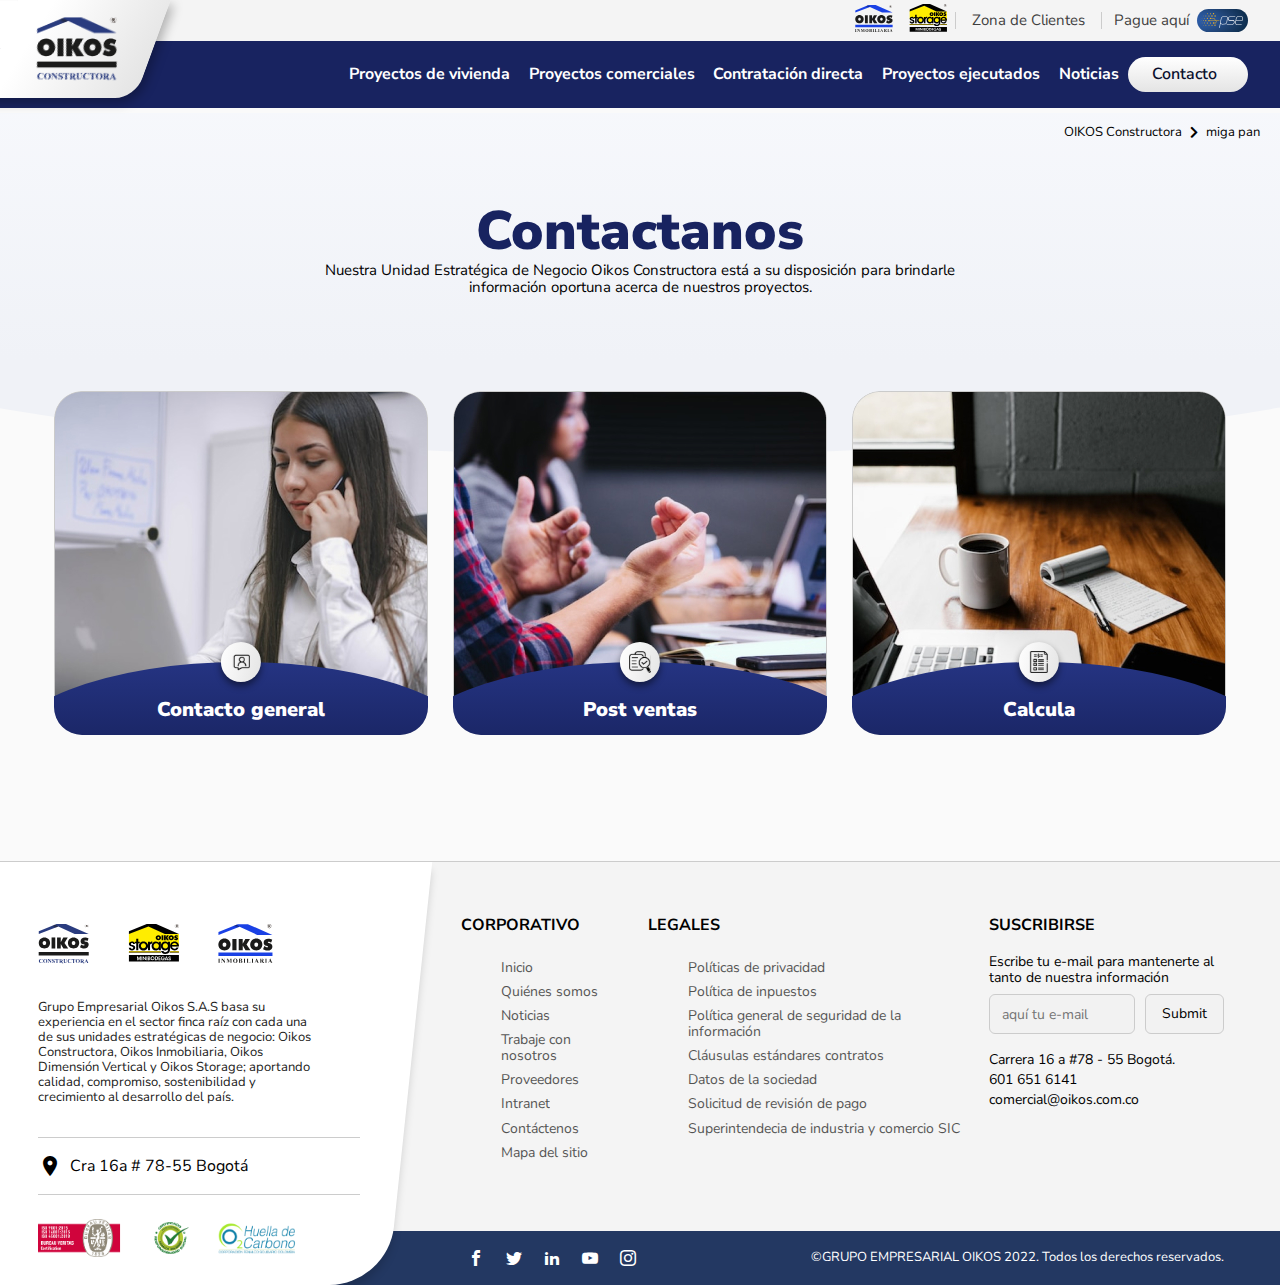
<file: contacto.html>
<!DOCTYPE html>
<html lang="en">
<head>
    <meta charset="UTF-8">
    <meta http-equiv="X-UA-Compatible" content="IE=edge">
    <meta name="viewport" content="width=device-width, initial-scale=1.0">
    <title>Proyectos de vivienda</title>

    <!-- ESTILOS -->

    <link rel="preconnect" href="https://fonts.googleapis.com">
    <link rel="preconnect" href="https://fonts.gstatic.com" crossorigin>
    <link href="https://fonts.googleapis.com/css2?family=Nunito+Sans:wght@300;400;600;700;800;900&display=swap" rel="stylesheet">
    <link rel="stylesheet" href="css/normalize.css">
    <link rel="stylesheet" href="plugins/swiperjs/swiper-bundle.min.css">
    <link rel="stylesheet" href="css/estilos.css">
    <link rel="stylesheet" href="css/noticias.css">
    <link rel="stylesheet" href="css/contacto.css">
    
    <!-- ICON FONTS-->
    <link href="https://fonts.googleapis.com/css?family=Material+Icons|Material+Icons+Outlined|Material+Icons+Two+Tone|Material+Icons+Round|Material+Icons+Sharp" rel="stylesheet">
    <link href="https://pro.fontawesome.com/releases/v5.10.0/css/all.css" rel="stylesheet">

    <!-- SCRIPT -->
    <script src="https://ajax.googleapis.com/ajax/libs/jquery/3.6.1/jquery.min.js"></script>

</head>
<body>

    <header class="header">
        <div class="topbar_h">
            <div class="cnt_inf_topbar_h">
                <a href="" class="btn_oikos_logos">
                    <img width="38" height="24" src="images/diseno/logo_inmobiliaria.svg" alt="">
                </a>
                <a href="" class="btn_oikos_logos">
                    <img width="38" height="24" src="images/diseno/logo_storage.svg" alt="">
                </a>
                <a href="" class="btn_z_clientes">
                    Zona de Clientes
                </a>
                <a href="" class="btn_pse">
                    <div class="txt_pse">Pague aquí</div>
                    <span class="ic_pse"></span>
                </a>
            </div> 
        </div>
        <div class="nav_bar_h">
    
        <h1 class="logo_pri">
            <a href="">
            Grupo Oikos
            </a>
        </h1>
    
        <nav class="nav">
            <ul>
                <li>
                    <a href="quienes_somos.html">Proyectos de vivienda</a>                            
                </li>
                <li>
                    <a href="trabaje_nosotros.hmtl">Proyectos comerciales</a>
                </li>
                <li>
                    <a href="proveedores.html">Contratación directa</a>
                </li>
                <li>
                    <a href="noticias.html">Proyectos ejecutados</a>
                </li>                   
                <li>
                    <a href="noticias.html">Noticias</a>
                </li>                   
                <a href="contacto.html" class="btn contacto_h">
                    Contacto
                </a>                
            </ul>
        </nav>
        <div class="btn_menu_movil">
            <span>
                <span></span>
                <span></span>
                <span></span>
            </span>
        </div>
        </div>
    </header>


    <body class="cuerpo">

        <div class="cnt_gen_contacto">
            <span class="bg_round">
                <span></span>
            </span>

            <div class="cnt_central">

                <div class="miga">
                    <a href="">OIKOS Constructora</a>
                    <span class="fas fa-chevron-right"></span>
                    <a href="">miga pan</a>
                </div>

                <div class="h_contacto">
                    Contactanos
                </div>
                <div class="txt_contacto">
                    Nuestra Unidad Estratégica de Negocio Oikos Constructora está a su disposición para brindarle información oportuna acerca de nuestros proyectos.
                </div>

                <div class="row_mod_contacto">
                    <div class="mod_contacto active" data-cat="cat_1">
                        <div class="img_mod_contacto" data>
                            <img src="images/diseno/contacto/img_general.jpg" alt="">
                        </div>
                        <div class="cnt_inf_mod_contacto">
                            <span class="ic_mod_contacto">
                                <img src="images/diseno/contacto/ic_general.svg" alt="">
                            </span>
                            <div class="h_mod_contacto">
                                Contacto general
                            </div>
                            <div class="txt_mod_contacto">
                                Lorem ipsum dolor sit amet, consectetur adipiscing elit. Aliquet at non feugiat.
                            </div>
                            <div class="bnt_mod_contacto">
                                Ingresar
                                <span class="material-icons">arrow_forward</span>
                            </div>
                        </div>
                    </div>
                    
                    <div class="mod_contacto active" data-cat="cat_2">
                        <div class="img_mod_contacto">
                            <img src="images/diseno/contacto/img_postventas.jpg" alt="">
                        </div>
                        <div class="cnt_inf_mod_contacto">
                            <span class="ic_mod_contacto">
                                <img src="images/diseno/contacto/ic_postventa.svg" alt="">
                            </span>
                            <div class="h_mod_contacto">
                                Post ventas
                            </div>
                            <div class="txt_mod_contacto">
                                Lorem ipsum dolor sit amet, consectetur adipiscing elit. Aliquet at non feugiat.
                            </div>
                            <div class="bnt_mod_contacto">
                                Ingresar
                                <span class="material-icons">arrow_forward</span>
                            </div>
                        </div>
                    </div>

                    <div class="mod_contacto active" data-cat="cat_3">
                        <div class="img_mod_contacto">
                            <img src="images/diseno/contacto/img_calcula.jpg" alt="">
                        </div>
                        <div class="cnt_inf_mod_contacto">
                            <span class="ic_mod_contacto">
                                <img src="images/diseno/contacto/ic_calculadora.svg" alt="">
                            </span>
                            <div class="h_mod_contacto">
                                Calcula
                            </div>
                            <div class="txt_mod_contacto">
                                Lorem ipsum dolor sit amet, consectetur adipiscing elit. Aliquet at non feugiat.
                            </div>
                            <div class="bnt_mod_contacto">
                                Ingresar
                                <span class="material-icons">arrow_forward</span>
                            </div>
                        </div>
                    </div>

                    <!-- FORMULARIO GENERAL-->
                    <div class="cnt_form_mod_contacto" data-cat="cat_1">
                        <div class="btn_volver_contacto">
                            <span class="material-icons">arrow_back</span>
                            Volver
                        </div>
                        <form action="" class="form_mod_contacto">
                            <section class="s_form_cnt">
                                <div class="cnt_campo_form">
                                    <input type="text" class="campo_form" placeholder="Nombre completo *">
                                </div>
                                <div class="cnt_campo_form w_100">
                                    <input type="email" class="campo_form" placeholder="Email *">
                                </div>
                                <div class="cnt_campo_form w_100">
                                    <input type="tel" class="campo_form" placeholder="Teléfono *">
                                </div>
                                <div class="cnt_campo_form w_100">
                                    <select name="" id="">
                                        <option value="" selected disabled>Asunto</option>
                                        <option value="">Asunto 1</option>
                                        <option value="">Asunto 2</option>
                                        <option value="">Asunto 3</option>
                                        <option value="">Asunto 4</option>
                                    </select>
                                </div>
                                <div class="cnt_campo_form w_100">
                                    <textarea name="" id="" cols="10" rows="4" placeholder="Mensaje *" required></textarea>
                                </div>
                            </section>
                            
                            
                            <div class="cont_politicas">
                                <input type="checkbox" name="" id="politicas1">
                                <label for="politicas1">Acepto y Autorizo la <a href=""> Política de Tratamiento de Datos</a></label>
                            </div>

                            <div class="row_btn">
                                <button type="submit" class="btn">Enviar</button>
                            </div>
                            
                        </form>
                    </div>
                    <!-- FORMULARIO POSTVENTA USUARIO-->
                    <div class="cnt_form_mod_contacto" data-cat="cat_2">
                        <div class="btn_volver_contacto">
                            <span class="material-icons">arrow_back</span>
                            Volver
                        </div>
                        <form action="" class="form_mod_contacto">
                            <section class="s_form_cnt">
                                <div class="cnt_campo_form">
                                    <input type="text" class="campo_form" placeholder="Nombre completo *">
                                </div>
                                <div class="cnt_campo_form w_100">
                                    <input type="email" class="campo_form" placeholder="Email *">
                                </div>
                                <div class="cnt_campo_form w_100">
                                    <input type="tel" class="campo_form" placeholder="Teléfono *">
                                </div>
                                <div class="cnt_campo_form w_100">
                                    <textarea name="" id="" cols="10" rows="4" placeholder="Mensaje *" required></textarea>
                                </div>
                            </section>
                            
                            
                            <div class="cont_politicas">
                                <input type="checkbox" name="" id="politicas1">
                                <label for="politicas1">Acepto y Autorizo la <a href=""> Política de Tratamiento de Datos</a></label>
                            </div>

                            <div class="row_btn">
                                <button type="submit" class="btn">Enviar</button>
                            </div>
                            
                        </form>
                    </div>
                    <!-- FORMULARIO CALCULA-->
                    <div class="cnt_form_mod_contacto" data-cat="cat_3">
                        <div class="btn_volver_contacto">
                            <span class="material-icons">arrow_back</span>
                            Volver
                        </div>
                        <form action="" class="form_mod_contacto">
                            <section class="s_form_cnt">
                                <div class="cnt_campo_form">
                                    <input type="text" class="campo_form" placeholder="Nombre completo *">
                                </div>
                                <div class="cnt_campo_form w_50">
                                    <input type="email" class="campo_form" placeholder="Email *">
                                </div>
                                <div class="cnt_campo_form w_50">
                                    <input type="tel" class="campo_form" placeholder="Teléfono *">
                                </div>
                            </section>
                            <section class="s_form_cnt">
                                <div class="cnt_campo_form">
                                    <div class="etq_form_cnt">Elige el proyecto a cotizar</div>
                                    <select class="campo_form" name="" id="">
                                        <option value="">Oikos Savanna</option>
                                        <option value="">Oikos Savanna</option>
                                    </select>
                                </div>
                            </section>
                            <section class="s_form_cnt">
                                <div class="cnt_campo_form w_50">
                                    <select class="campo_form" name="" id="">
                                        <option value="" selected disabled>% Cuota inicial</option>
                                        <option value="" >% 10</option>
                                        <option value="" >% 20</option>
                                        <option value="" >% 30</option>
                                    </select>
                                </div>
                                <div class="cnt_campo_form w_50">
                                    <select class="campo_form" name="" id="">
                                        <option value="" selected disabled>N. Cuotas</option>
                                        <option value="" >1</option>
                                        <option value="" >2</option>
                                        <option value="" >3</option>
                                        <option value="" >4</option>
                                    </select>
                                </div>
                                <div class="cnt_campo_form w_30">
                                    <div class="etq_form_cnt center">Valor cuota inicial</div>
                                    <!-- clase "center" para centrar label -->
                                    <input type="text" class="campo_form filled" value="$ 63,866,880" disabled>
                                    <!-- clase "filled" para textos en azul -->
                                </div>
                                <div class="cnt_campo_form w_30">
                                    <div class="etq_form_cnt center">Separación 2%</div>
                                    <!-- clase "center" para centrar label -->
                                    <input type="text" class="campo_form filled" value="$ 4.257.792" disabled>
                                    <!-- clase "filled" para textos en azul -->
                                </div>
                                <div class="cnt_campo_form w_30">
                                    <div class="etq_form_cnt center">Saldo cuota inicial</div>
                                    <!-- clase "center" para centrar label -->
                                    <input type="text" class="campo_form filled esp" value="$ 59.609.088" disabled> 
                                    <!-- clase "filled" y esp para textos en blanco fondo azul -->
                                </div>
                                <div class="cnt_campo_form">
                                    <div class="etq_form_cnt">Elige el proyecto a cotizar</div>
                                    <input type="text" class="campo_form filled" value="$ 5.535.130" disabled>
                                </div>
                            </section>
                            <section class="s_form_cnt">
                                <div class="cnt_campo_form w_50">
                                    <div class="etq_form_cnt center">Saldo a financiar</div>
                                    <!-- clase "center" para centrar label -->
                                    <input type="text" class="campo_form filled" value="70 %" disabled>
                                    <!-- clase "filled" para textos en azul -->
                                </div>
                                <div class="cnt_campo_form w_50">
                                    <div class="etq_form_cnt center">Valor</div>
                                    <!-- clase "center" para centrar label -->
                                    <input type="text" class="campo_form filled" value="$ 149.022.720" disabled>
                                    <!-- clase "filled" para textos en azul -->
                                </div>
                            </section>
                            <section class="s_form_cnt">
                                <div class="cnt_campo_form w_50">
                                    <div class="etq_form_cnt">Plazo en años</div>
                                    <select class="campo_form" name="" id="">
                                        <option value="" selected disabled>Seleccione</option>
                                        <option value="" >1</option>
                                        <option value="" >2</option>
                                        <option value="" >3</option>
                                        <option value="" >4</option>
                                        <option value="" >5</option>
                                        <option value="" >6</option>
                                    </select>
                                </div>
                                <div class="cnt_campo_form w_50">
                                    <div class="etq_form_cnt">Valor cuota hipotecaria</div>
                                    <input type="text" class="campo_form filled" value="$ 149.022.720" disabled>
                                    <!-- clase "filled" para textos en azul -->
                                </div>
                            </section>
                            
                            <div class="cont_politicas">
                                <input type="checkbox" name="" id="politicas1">
                                <label for="politicas1">Acepto y Autorizo la <a href=""> Política de Tratamiento de Datos</a></label>
                            </div>

                            <div class="row_btn">
                                <button type="submit" class="btn">Enviar</button>
                            </div>
                            
                        </form>
                    </div>

                </div>
            </div>
        </div>
        
    </body>


    <!-- FOOTER -->

    <footer class="footer">
        <div class="cnt_lat_pie">
            <div class="cnt_gen_inf_lat_pie">
                <div class="cnt_logos_pie">
                    <a href="" class="logo_pie">
                        <img src="images/diseno/logo_constructora.svg" alt="">
                    </a>
                    <a href="" class="logo_pie">
                        <img src="images/diseno/logo_storage.svg" alt="">
                    </a>
                    <a href="" class="logo_pie">
                        <img src="images/diseno/logo_inmobiliaria.svg" alt="">
                    </a>
                </div>
                <div class="txt_pie">
                    Grupo Empresarial Oikos S.A.S basa su experiencia en el sector finca raíz con cada una de sus unidades estratégicas de negocio: Oikos Constructora, Oikos Inmobiliaria, Oikos Dimensión Vertical y Oikos Storage; aportando calidad, compromiso, sostenibilidad y crecimiento al desarrollo del país.
                </div>
                <div class="direccion_pie">
                    <span class="material-icons">place</span>
                    Cra 16a # 78-55 Bogotá
                </div>
                <div class="cnt_gen_cert_pie">
                    <div class="logo_cert_pie">
                        <img src="images/diseno/logo_verias.png" alt="">
                    </div>
                    <div class="logo_cert_pie">
                        <img src="images/diseno/logo_fenalco.png" alt="">
                    </div>
                    <div class="logo_cert_pie">
                        <img src="images/diseno/logo_co2.png" alt="">
                    </div>
                </div>
            </div>
        </div>
        <div class="cnt_mid_pie">
            <div class="col_mid_men_pie">
                <div class="h_cl_pie">
                    Corporativo
                </div>
                <ul class="menu_pie">
                    <li>
                        <a href="">
                            Inicio
                        </a>
                    </li>
                    <li>
                        <a href="">
                            Quiénes somos
                        </a>
                    </li>
                    <li>
                        <a href="">
                            Noticias
                        </a>
                    </li>
                    <li>
                        <a href="">
                            Trabaje con nosotros
                        </a>
                    </li>
                    <li>
                        <a href="">
                            Proveedores
                        </a>
                    </li>
                    <li>
                        <a href="">
                            Intranet
                        </a>
                    </li>
                    <li>
                        <a href="">
                            Contáctenos
                        </a>
                    </li>
                    <li>
                        <a href="">
                            Mapa del sitio
                        </a>
                    </li>
                </ul>
            </div>
            <div class="col_mid_men_pie">
                <div class="h_cl_pie">
                    Legales
                </div>
                <ul class="menu_pie">
                    <li>
                        <a href="">
                            Políticas de privacidad
                        </a>
                    </li>
                    <li>
                        <a href="">
                            Política de inpuestos
                        </a>
                    </li>
                    <li>
                        <a href="">
                            Política general de seguridad de la información
                        </a>
                    </li>
                    <li>
                        <a href="">
                            Cláusulas estándares contratos
                        </a>
                    </li>
                    <li>
                        <a href="">
                            Datos de la sociedad
                        </a>
                    </li>
                    <li>
                        <a href="">
                            Solicitud de revisión de pago
                        </a>
                    </li>
                    <li>
                        <a href="">
                            Superintendecia de industria y comercio SIC
                        </a>
                    </li>
                </ul>
            </div>
            <div class="col_susc_pie">
                <div class="h_cl_pie">
                    Suscribirse
                </div>
    
                <div class="cnt_gen_susc_pie">
                    <div class="txt_susc_pie">
                        Escribe tu e-mail para mantenerte al tanto de nuestra información
                    </div>
                    <form action="" class="form_susc">
                        <input type="email" class="campo_susc_pie" placeholder="aquí tu e-mail"/>
                        <input type="submit" class="bnt_susc">
                    </form>
                </div>
                <div class="datos_pie">
                    <div>
                        Carrera 16 a #78 - 55 Bogotá.
                    </div>
                    <div>
                        601 651 6141
                    </div>
                    <div>
                        comercial@oikos.com.co
                    </div>
                </div>
            </div>
        </div>
        <div class="cnt_bot_pie">
            <div class="cnt_redes_pie">
                <div class="red_pie ic_fb"></div>
                <div class="red_pie ic_tw"></div>
                <div class="red_pie ic_in"></div>
                <div class="red_pie ic_yt"></div>
                <div class="red_pie ic_ig"></div>
            </div>
            <div class="copyr_pie">
                ©GRUPO EMPRESARIAL OIKOS 2022. Todos los derechos reservados.
            </div>
        </div>
    </footer>

    <!-- SCRIPT -->

    <script src="plugins/swiperjs/swiper-bundle.min.js"></script>
    <script src="js/funciones.js"></script>

</body>
</html>
</file>
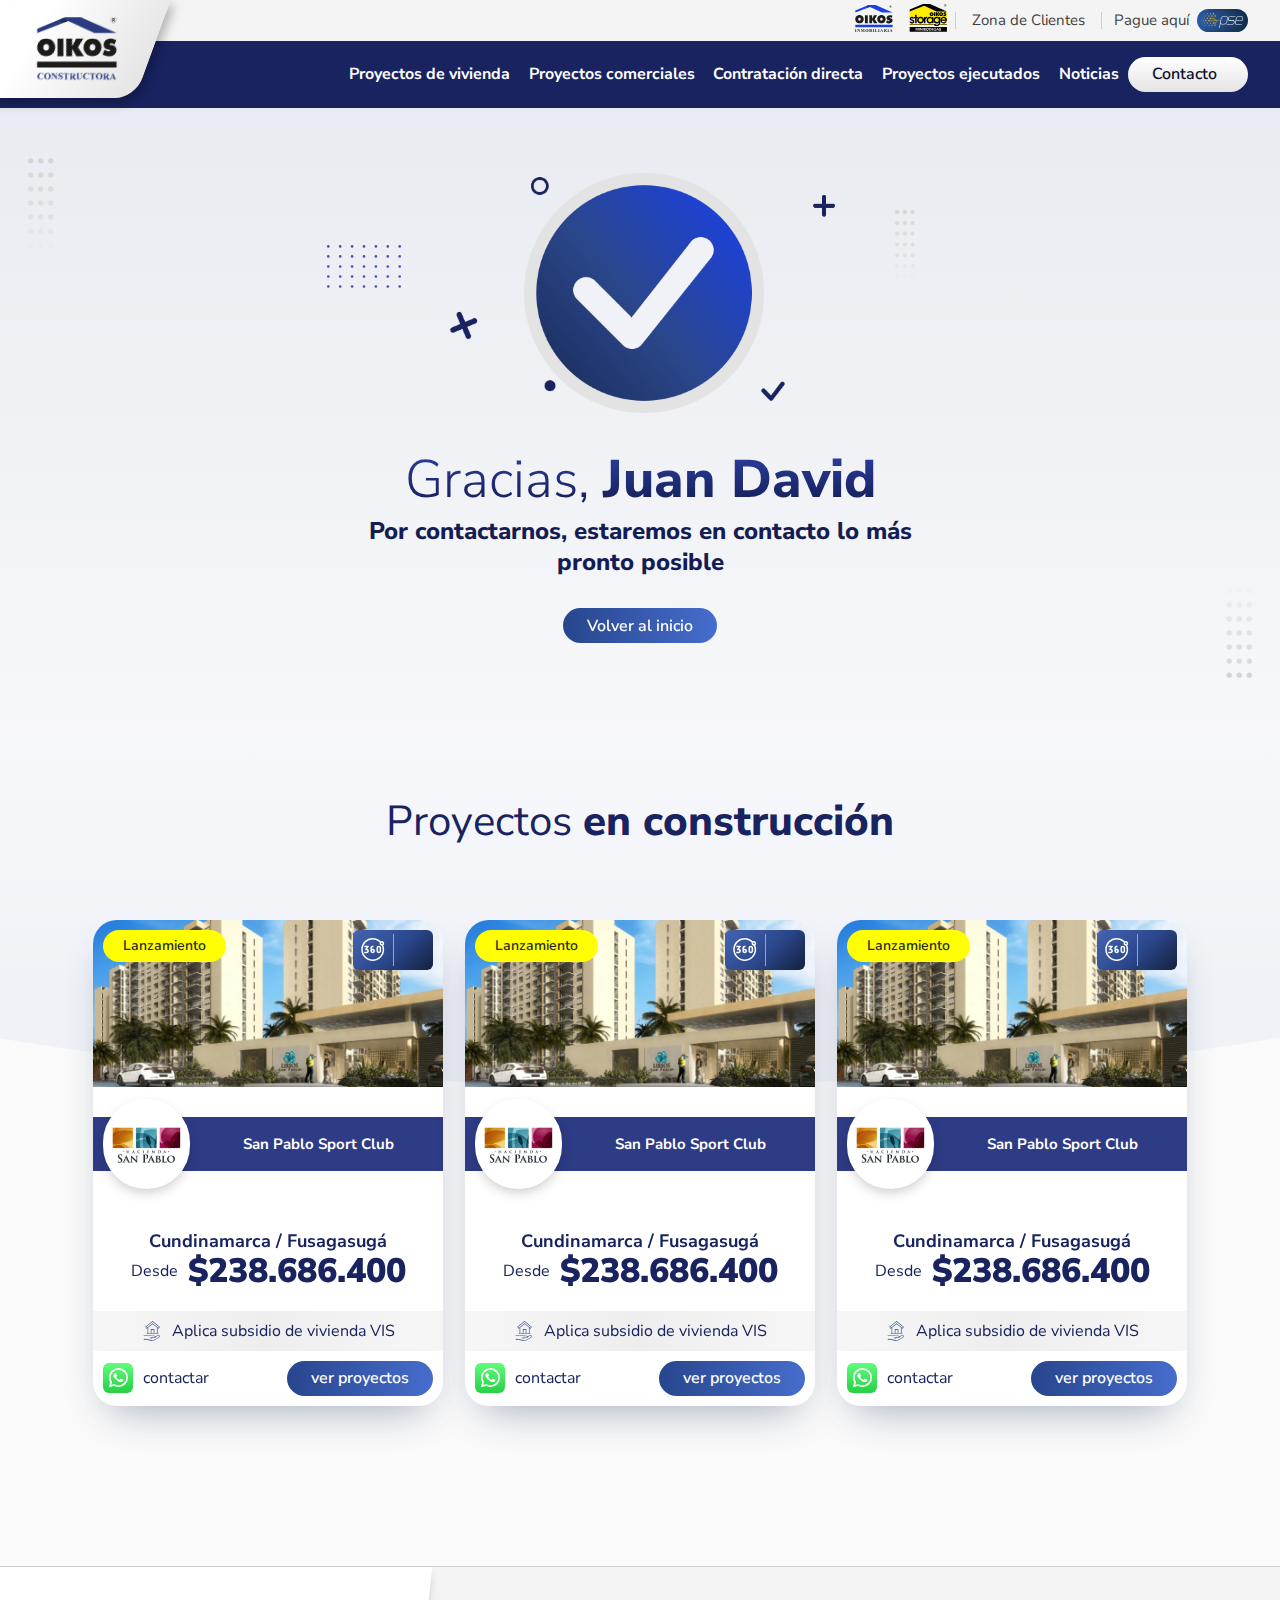
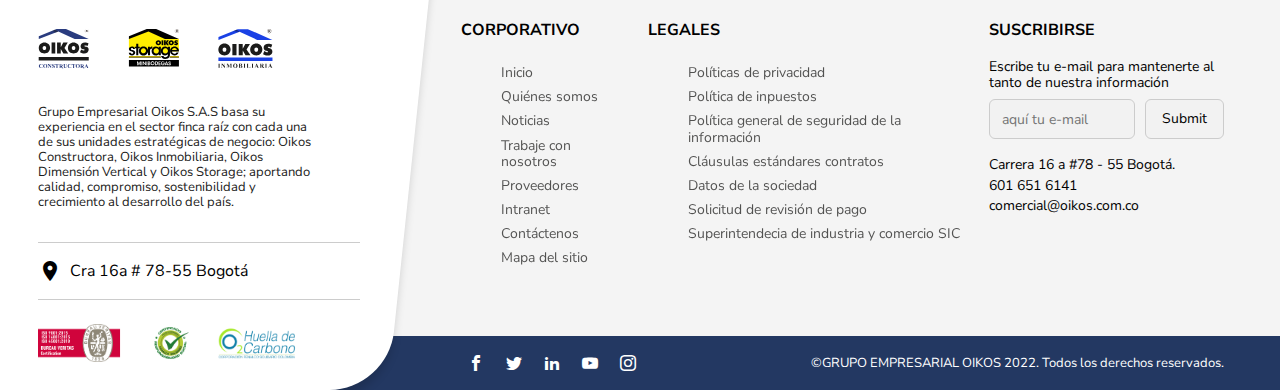
<file: gracias.html>
<!DOCTYPE html>
<html lang="en">
<head>
    <meta charset="UTF-8">
    <meta http-equiv="X-UA-Compatible" content="IE=edge">
    <meta name="viewport" content="width=device-width, initial-scale=1.0">
    <title>Proyectos de vivienda</title>

    <!-- ESTILOS -->

    <link rel="preconnect" href="https://fonts.googleapis.com">
    <link rel="preconnect" href="https://fonts.gstatic.com" crossorigin>
    <link href="https://fonts.googleapis.com/css2?family=Nunito+Sans:wght@300;400;600;700;800;900&display=swap" rel="stylesheet">
    <link rel="stylesheet" href="css/normalize.css">
    <link rel="stylesheet" href="plugins/swiperjs/swiper-bundle.min.css">
    <link rel="stylesheet" href="css/estilos.css">
    <link rel="stylesheet" href="css/gracias_404.css">
    <link rel="stylesheet" href="css/proyectos_vivienda.css">
    
    <!-- ICON FONTS-->
    <link href="https://fonts.googleapis.com/css?family=Material+Icons|Material+Icons+Outlined|Material+Icons+Two+Tone|Material+Icons+Round|Material+Icons+Sharp" rel="stylesheet">
    <link href="https://pro.fontawesome.com/releases/v5.10.0/css/all.css" rel="stylesheet">

    <!-- SCRIPT -->
    <script src="https://ajax.googleapis.com/ajax/libs/jquery/3.6.1/jquery.min.js"></script>

</head>
<body>

    <header class="header">
        <div class="topbar_h">
            <div class="cnt_inf_topbar_h">
                <a href="" class="btn_oikos_logos">
                    <img width="38" height="24" src="images/diseno/logo_inmobiliaria.svg" alt="">
                </a>
                <a href="" class="btn_oikos_logos">
                    <img width="38" height="24" src="images/diseno/logo_storage.svg" alt="">
                </a>
                <a href="" class="btn_z_clientes">
                    Zona de Clientes
                </a>
                <a href="" class="btn_pse">
                    <div class="txt_pse">Pague aquí</div>
                    <span class="ic_pse"></span>
                </a>
            </div> 
        </div>
        <div class="nav_bar_h">
    
        <h1 class="logo_pri">
            <a href="">
            Grupo Oikos
            </a>
        </h1>
    
        <nav class="nav">
            <ul>
                <li>
                    <a href="quienes_somos.html">Proyectos de vivienda</a>                            
                </li>
                <li>
                    <a href="trabaje_nosotros.hmtl">Proyectos comerciales</a>
                </li>
                <li>
                    <a href="proveedores.html">Contratación directa</a>
                </li>
                <li>
                    <a href="noticias.html">Proyectos ejecutados</a>
                </li>                   
                <li>
                    <a href="noticias.html">Noticias</a>
                </li>                   
                <a href="contacto.html" class="btn contacto_h">
                    Contacto
                </a>                
            </ul>
        </nav>
        <div class="btn_menu_movil">
            <span>
                <span></span>
                <span></span>
                <span></span>
            </span>
        </div>
        </div>
    </header>


    <body class="cuerpo">

        <div class="bg_gracias">

            <section class="s_gracias_404">
                <div class="cnt_central">
                    <div class="c_gracias_404">
                        <picture>
                            <img width="393" height="240" src="images/diseno/gracias_404/gracias_img.png" alt="">
                        </picture>
                        <h1>Gracias, <b> Juan David</b></h1>
                        <h3>Por contactarnos, estaremos en contacto lo más pronto posible</h3>
                        <a href="" class="btn al-center">Volver al inicio</a>
                    </div>
                </div>
            </section>
        
        </div>

        <section class="s_carr_proy">




            <span class="bg_round">
                <span></span>
            </span>

            <div class="cnt_central">

                <h2 class="title_section al_center"> <span>Proyectos </span> en construcción </h2>

                <div class="cnt_car_proy_dest">
                    <div class="swiper-container">
                        <div class="swiper-wrapper">
                            <div class="swiper-slide">
                                <div class="card_p">
                                    <picture>
                                        <span class="tag_state" style="background-color: Yellow;">Lanzamiento</span>
                                        <div class="btns_icons">
                                            <a href="" class="btn_icon">
                                                <img src="images/diseno/proyectos_vivienda/icon_360.svg" width="20" height="20"  alt="">
                                            </a>
                                            <a href="" class="btn_icon">
                                                <span class="fas fa-map-marker-alt"></span>
                                            </a>
                                        </div>
                                        <img width="350" height="219" src="images/diseno/proyectos_vivienda/img_proyecto.jpg" alt="">
                                    </picture>
                                    <h2 class="name_proyecto">
                                        <picture>
                                            <img width="87" height="87" src="images/diseno/proyectos_vivienda/logo_proyecto.jpg" alt="">
                                        </picture>
                                        <div>San Pablo Sport Club</div>
                                    </h2>
                                    <div class="datos_proyecto">
                                        <h3>Cundinamarca / Fusagasugá</h3>
                                        <h4><span>Desde</span> $238.686.400 </h4>
                                    </div>
                                    <div class="franja_p">
                                        <img width="20" height="20" src="images/diseno/proyectos_vivienda/icono_proyecto.svg" alt="">
                                        <span> Aplica subsidio de vivienda VIS </span>
                                    </div>
                                    <div class="ctas_proyectos">
                                        <a href="" class="btn_whatsapp">
                                            <span class="fab fa-whatsapp"></span> contactar
                                        </a>
                                        <a href="" class="btn">ver proyectos</a>
                                    </div>
                                </div>
                            </div>
                            <div class="swiper-slide">
                                <div class="card_p">
                                    <picture>
                                        <span class="tag_state" style="background-color: Yellow;">Lanzamiento</span>
                                        <div class="btns_icons">
                                            <a href="" class="btn_icon">
                                                <img src="images/diseno/proyectos_vivienda/icon_360.svg" width="20" height="20"  alt="">
                                            </a>
                                            <a href="" class="btn_icon">
                                                <span class="fas fa-map-marker-alt"></span>
                                            </a>
                                        </div>
                                        <img width="350" height="219" src="images/diseno/proyectos_vivienda/img_proyecto.jpg" alt="">
                                    </picture>
                                    <h2 class="name_proyecto">
                                        <picture>
                                            <img width="87" height="87" src="images/diseno/proyectos_vivienda/logo_proyecto.jpg" alt="">
                                        </picture>
                                        <div>San Pablo Sport Club</div>
                                    </h2>
                                    <div class="datos_proyecto">
                                        <h3>Cundinamarca / Fusagasugá</h3>
                                        <h4><span>Desde</span> $238.686.400 </h4>
                                    </div>
                                    <div class="franja_p">
                                        <img width="20" height="20" src="images/diseno/proyectos_vivienda/icono_proyecto.svg" alt="">
                                        <span> Aplica subsidio de vivienda VIS </span>
                                    </div>
                                    <div class="ctas_proyectos">
                                        <a href="" class="btn_whatsapp">
                                            <span class="fab fa-whatsapp"></span> contactar
                                        </a>
                                        <a href="" class="btn">ver proyectos</a>
                                    </div>
                                </div>
                            </div>
                            <div class="swiper-slide">
                                <div class="card_p">
                                    <picture>
                                        <span class="tag_state" style="background-color: Yellow;">Lanzamiento</span>
                                        <div class="btns_icons">
                                            <a href="" class="btn_icon">
                                                <img src="images/diseno/proyectos_vivienda/icon_360.svg" width="20" height="20"  alt="">
                                            </a>
                                            <a href="" class="btn_icon">
                                                <span class="fas fa-map-marker-alt"></span>
                                            </a>
                                        </div>
                                        <img width="350" height="219" src="images/diseno/proyectos_vivienda/img_proyecto.jpg" alt="">
                                    </picture>
                                    <h2 class="name_proyecto">
                                        <picture>
                                            <img width="87" height="87" src="images/diseno/proyectos_vivienda/logo_proyecto.jpg" alt="">
                                        </picture>
                                        <div>San Pablo Sport Club</div>
                                    </h2>
                                    <div class="datos_proyecto">
                                        <h3>Cundinamarca / Fusagasugá</h3>
                                        <h4><span>Desde</span> $238.686.400 </h4>
                                    </div>
                                    <div class="franja_p">
                                        <img width="20" height="20" src="images/diseno/proyectos_vivienda/icono_proyecto.svg" alt="">
                                        <span> Aplica subsidio de vivienda VIS </span>
                                    </div>
                                    <div class="ctas_proyectos">
                                        <a href="" class="btn_whatsapp">
                                            <span class="fab fa-whatsapp"></span> contactar
                                        </a>
                                        <a href="" class="btn">ver proyectos</a>
                                    </div>
                                </div>
                            </div>
                        </div>
                    </div>
                    <div class="swiper-button-next"></div>
                    <div class="swiper-button-prev"></div>
                </div>
            </div>
        </section>
        
    </body>


    <!-- FOOTER -->

    <footer class="footer">
        <div class="cnt_lat_pie">
            <div class="cnt_gen_inf_lat_pie">
                <div class="cnt_logos_pie">
                    <a href="" class="logo_pie">
                        <img src="images/diseno/logo_constructora.svg" alt="">
                    </a>
                    <a href="" class="logo_pie">
                        <img src="images/diseno/logo_storage.svg" alt="">
                    </a>
                    <a href="" class="logo_pie">
                        <img src="images/diseno/logo_inmobiliaria.svg" alt="">
                    </a>
                </div>
                <div class="txt_pie">
                    Grupo Empresarial Oikos S.A.S basa su experiencia en el sector finca raíz con cada una de sus unidades estratégicas de negocio: Oikos Constructora, Oikos Inmobiliaria, Oikos Dimensión Vertical y Oikos Storage; aportando calidad, compromiso, sostenibilidad y crecimiento al desarrollo del país.
                </div>
                <div class="direccion_pie">
                    <span class="material-icons">place</span>
                    Cra 16a # 78-55 Bogotá
                </div>
                <div class="cnt_gen_cert_pie">
                    <div class="logo_cert_pie">
                        <img src="images/diseno/logo_verias.png" alt="">
                    </div>
                    <div class="logo_cert_pie">
                        <img src="images/diseno/logo_fenalco.png" alt="">
                    </div>
                    <div class="logo_cert_pie">
                        <img src="images/diseno/logo_co2.png" alt="">
                    </div>
                </div>
            </div>
        </div>
        <div class="cnt_mid_pie">
            <div class="col_mid_men_pie">
                <div class="h_cl_pie">
                    Corporativo
                </div>
                <ul class="menu_pie">
                    <li>
                        <a href="">
                            Inicio
                        </a>
                    </li>
                    <li>
                        <a href="">
                            Quiénes somos
                        </a>
                    </li>
                    <li>
                        <a href="">
                            Noticias
                        </a>
                    </li>
                    <li>
                        <a href="">
                            Trabaje con nosotros
                        </a>
                    </li>
                    <li>
                        <a href="">
                            Proveedores
                        </a>
                    </li>
                    <li>
                        <a href="">
                            Intranet
                        </a>
                    </li>
                    <li>
                        <a href="">
                            Contáctenos
                        </a>
                    </li>
                    <li>
                        <a href="">
                            Mapa del sitio
                        </a>
                    </li>
                </ul>
            </div>
            <div class="col_mid_men_pie">
                <div class="h_cl_pie">
                    Legales
                </div>
                <ul class="menu_pie">
                    <li>
                        <a href="">
                            Políticas de privacidad
                        </a>
                    </li>
                    <li>
                        <a href="">
                            Política de inpuestos
                        </a>
                    </li>
                    <li>
                        <a href="">
                            Política general de seguridad de la información
                        </a>
                    </li>
                    <li>
                        <a href="">
                            Cláusulas estándares contratos
                        </a>
                    </li>
                    <li>
                        <a href="">
                            Datos de la sociedad
                        </a>
                    </li>
                    <li>
                        <a href="">
                            Solicitud de revisión de pago
                        </a>
                    </li>
                    <li>
                        <a href="">
                            Superintendecia de industria y comercio SIC
                        </a>
                    </li>
                </ul>
            </div>
            <div class="col_susc_pie">
                <div class="h_cl_pie">
                    Suscribirse
                </div>
    
                <div class="cnt_gen_susc_pie">
                    <div class="txt_susc_pie">
                        Escribe tu e-mail para mantenerte al tanto de nuestra información
                    </div>
                    <form action="" class="form_susc">
                        <input type="email" class="campo_susc_pie" placeholder="aquí tu e-mail"/>
                        <input type="submit" class="bnt_susc">
                    </form>
                </div>
                <div class="datos_pie">
                    <div>
                        Carrera 16 a #78 - 55 Bogotá.
                    </div>
                    <div>
                        601 651 6141
                    </div>
                    <div>
                        comercial@oikos.com.co
                    </div>
                </div>
            </div>
        </div>
        <div class="cnt_bot_pie">
            <div class="cnt_redes_pie">
                <div class="red_pie ic_fb"></div>
                <div class="red_pie ic_tw"></div>
                <div class="red_pie ic_in"></div>
                <div class="red_pie ic_yt"></div>
                <div class="red_pie ic_ig"></div>
            </div>
            <div class="copyr_pie">
                ©GRUPO EMPRESARIAL OIKOS 2022. Todos los derechos reservados.
            </div>
        </div>
    </footer>

    <!-- SCRIPT -->

    <script src="plugins/swiperjs/swiper-bundle.min.js"></script>
    <script src="js/funciones.js"></script>

</body>
</html>
</file>
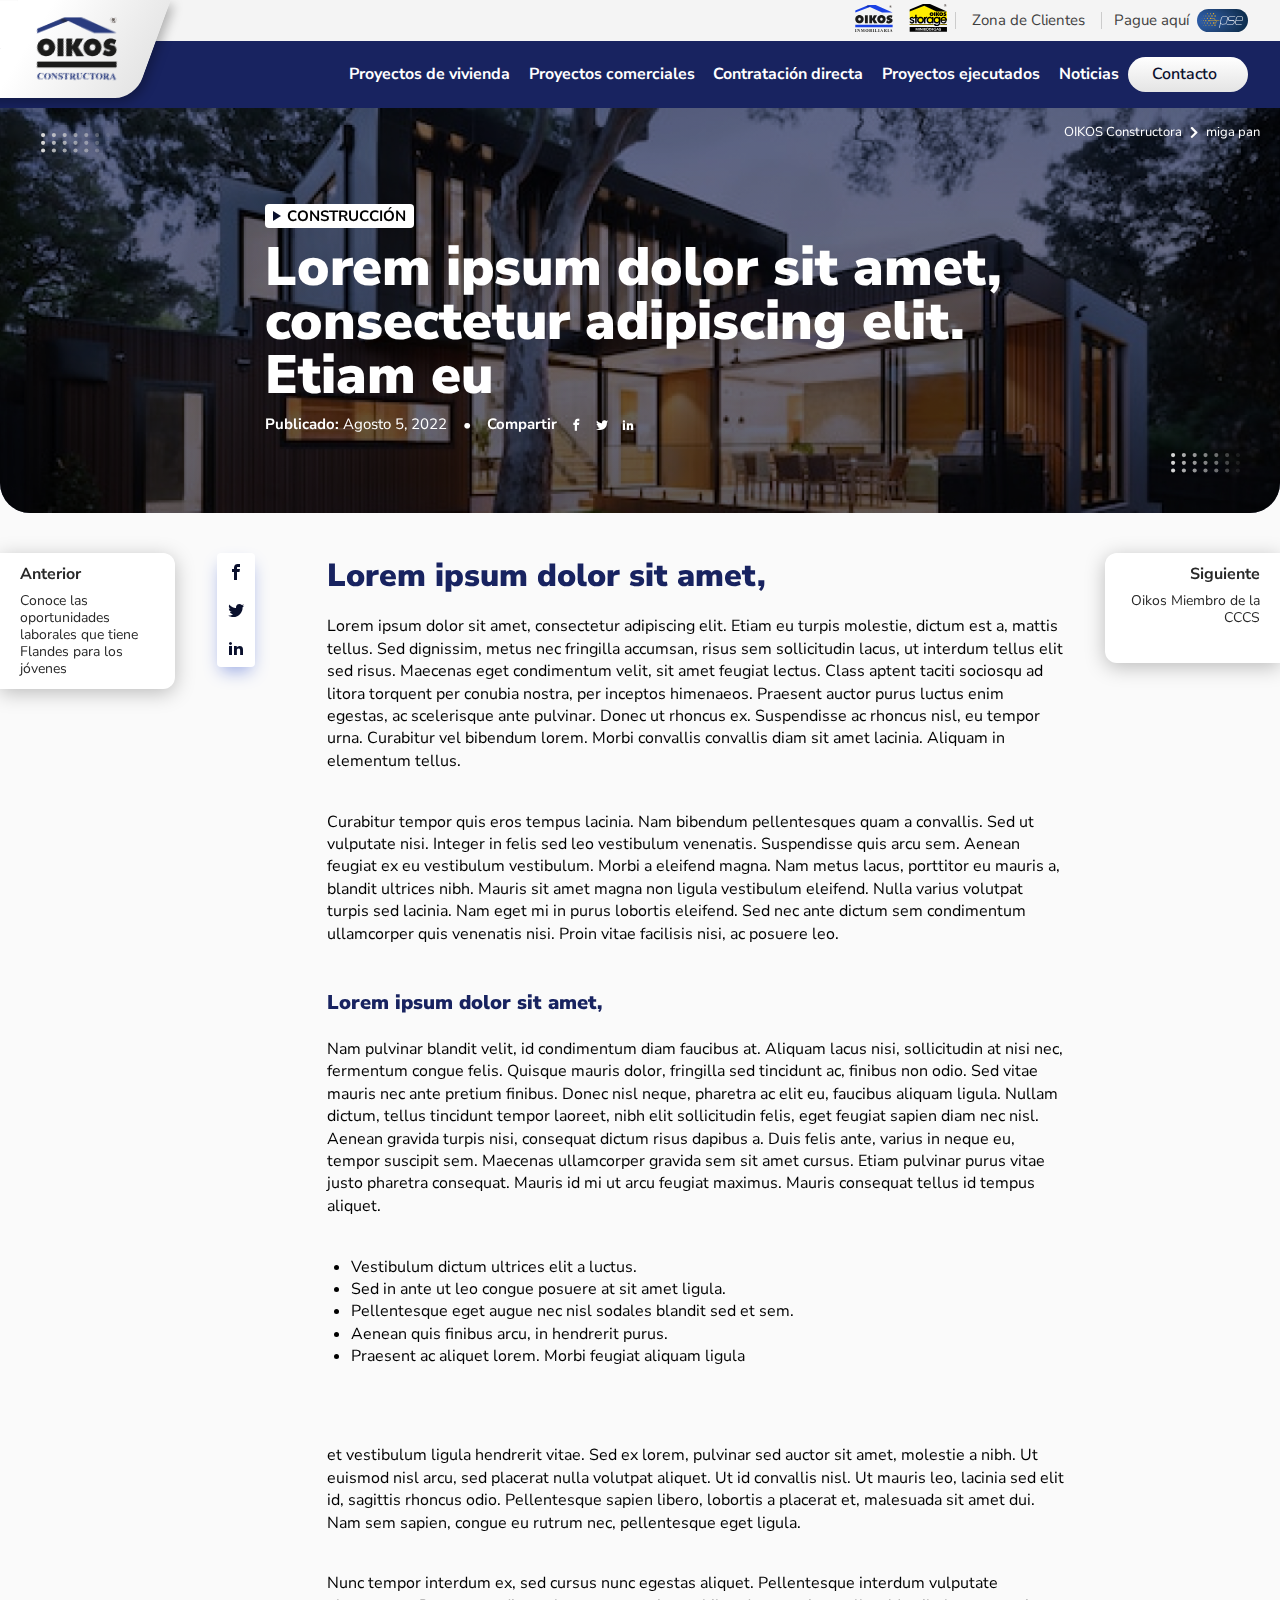
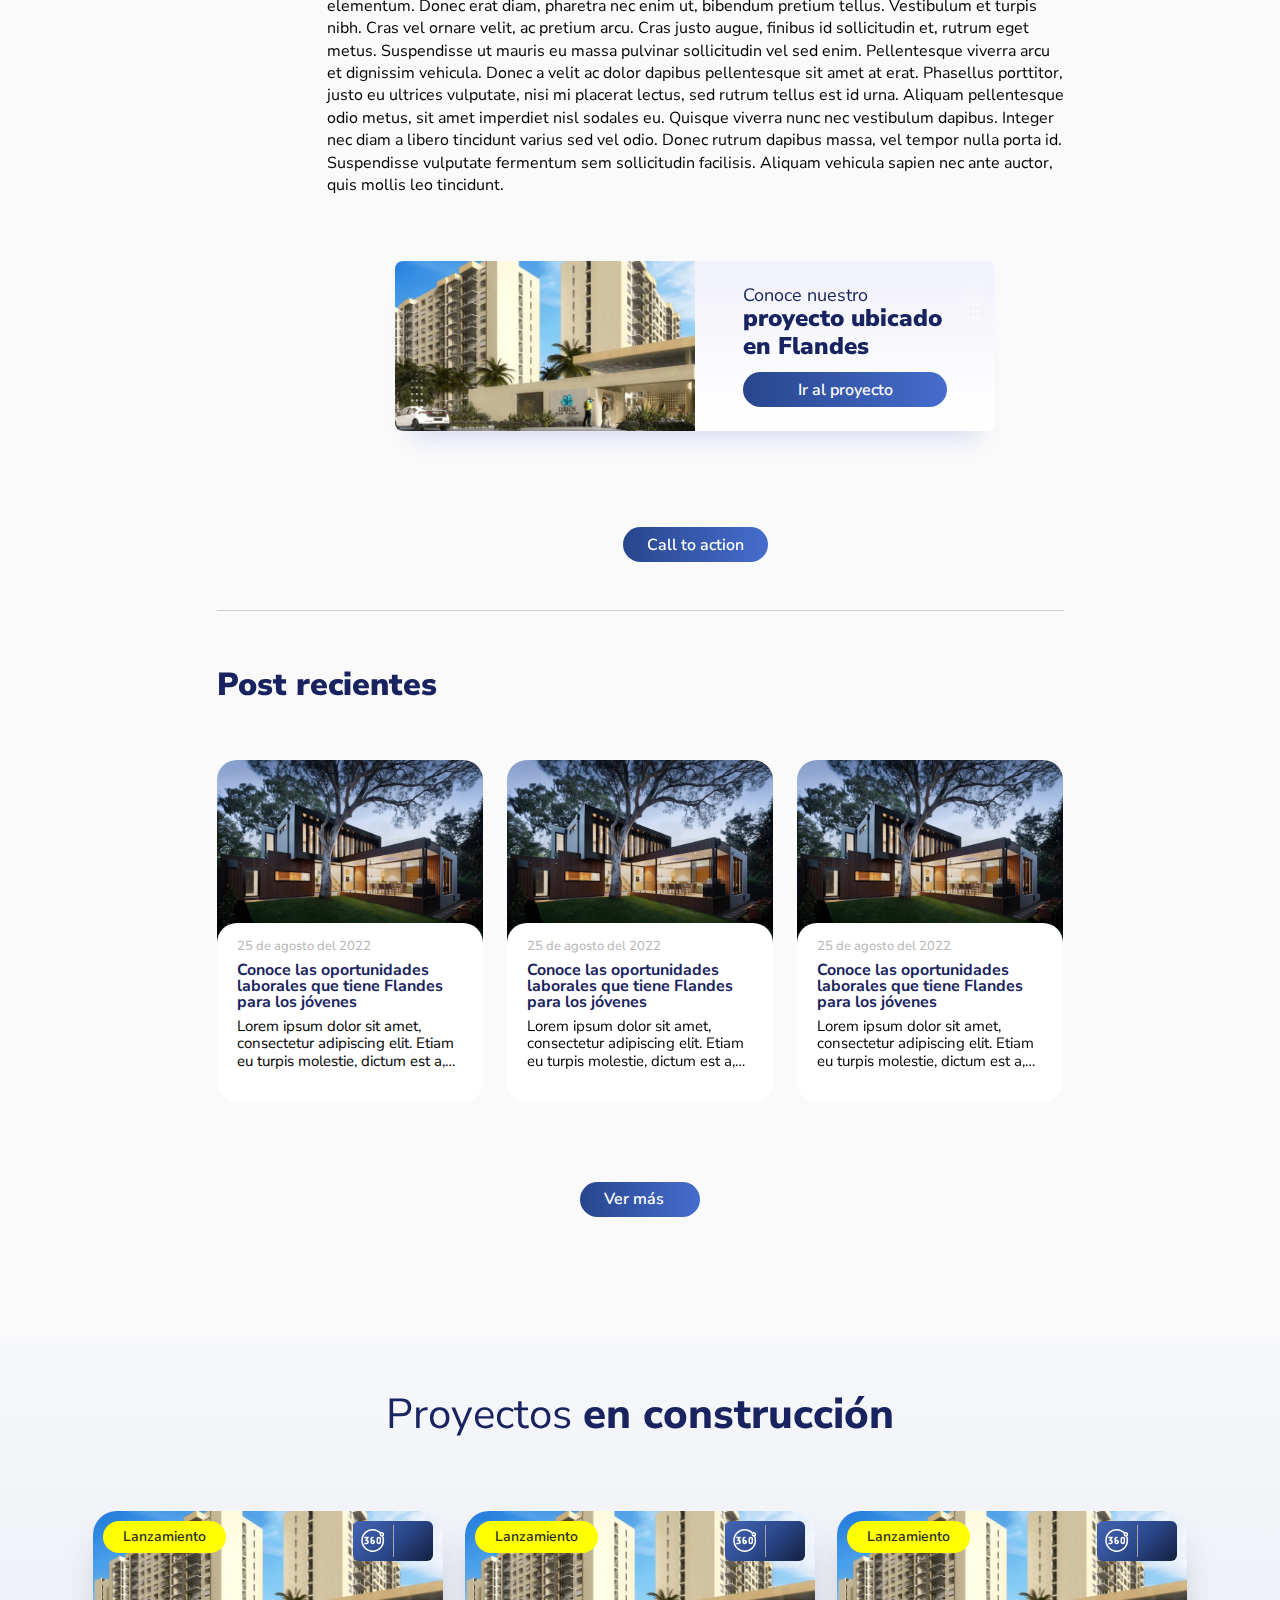
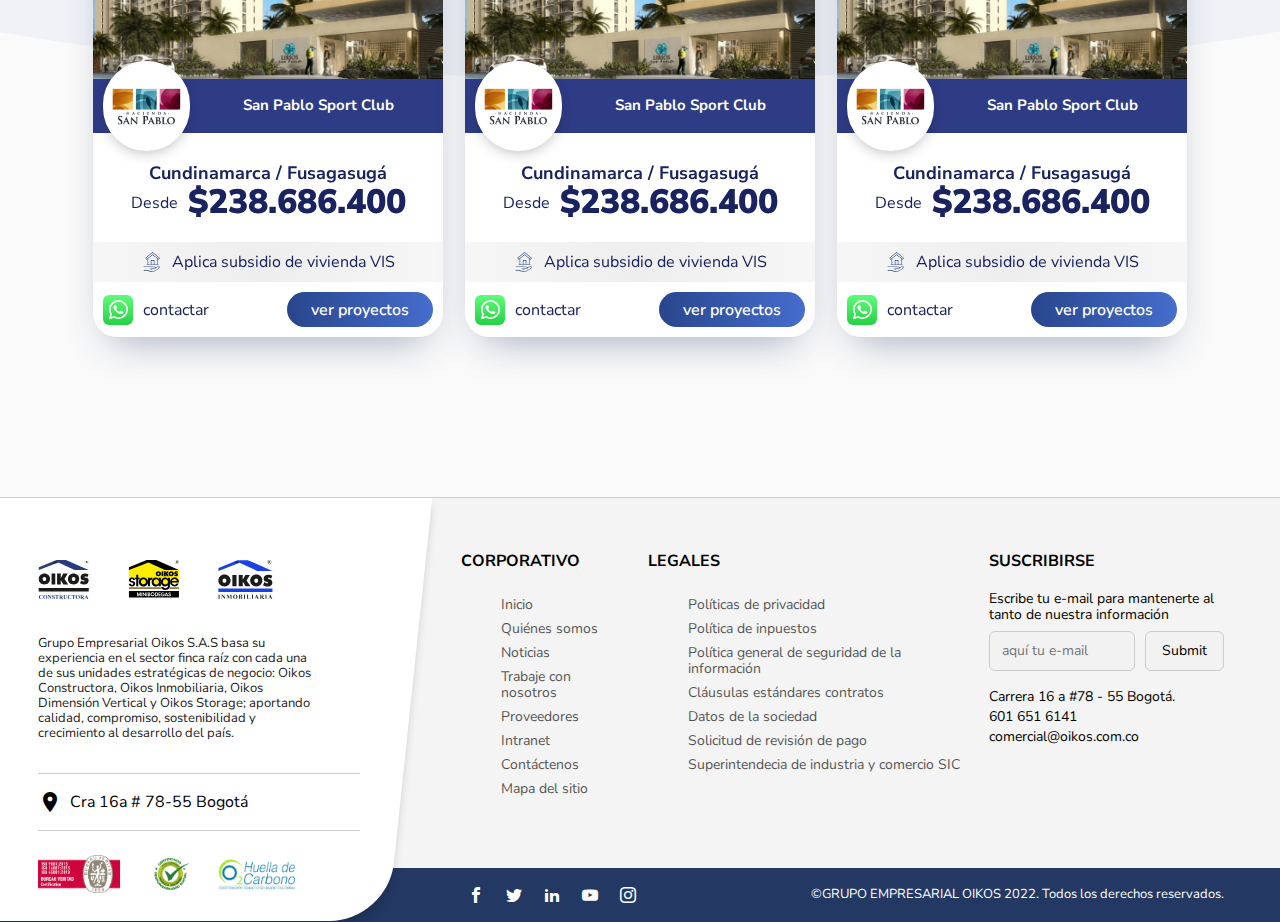
<file: noticia_interna.html>
<!DOCTYPE html>
<html lang="en">
<head>
    <meta charset="UTF-8">
    <meta http-equiv="X-UA-Compatible" content="IE=edge">
    <meta name="viewport" content="width=device-width, initial-scale=1.0">
    <title>Proyectos de vivienda</title>

    <!-- ESTILOS -->

    <link rel="preconnect" href="https://fonts.googleapis.com">
    <link rel="preconnect" href="https://fonts.gstatic.com" crossorigin>
    <link href="https://fonts.googleapis.com/css2?family=Nunito+Sans:wght@300;400;600;700;800;900&display=swap" rel="stylesheet">
    <link rel="stylesheet" href="css/normalize.css">
    <link rel="stylesheet" href="plugins/swiperjs/swiper-bundle.min.css">
    <link rel="stylesheet" href="css/estilos.css">
    <link rel="stylesheet" href="css/proyectos_vivienda.css">
    <link rel="stylesheet" href="css/noticia_interna.css">
    
    <!-- ICON FONTS-->
    <link href="https://fonts.googleapis.com/css?family=Material+Icons|Material+Icons+Outlined|Material+Icons+Two+Tone|Material+Icons+Round|Material+Icons+Sharp" rel="stylesheet">
    <link href="https://pro.fontawesome.com/releases/v5.10.0/css/all.css" rel="stylesheet">

    <!-- SCRIPT -->
    <script src="https://ajax.googleapis.com/ajax/libs/jquery/3.6.1/jquery.min.js"></script>

</head>
<body>

    <header class="header">
        <div class="topbar_h">
            <div class="cnt_inf_topbar_h">
                <a href="" class="btn_oikos_logos">
                    <img width="38" height="24" src="images/diseno/logo_inmobiliaria.svg" alt="">
                </a>
                <a href="" class="btn_oikos_logos">
                    <img width="38" height="24" src="images/diseno/logo_storage.svg" alt="">
                </a>
                <a href="" class="btn_z_clientes">
                    Zona de Clientes
                </a>
                <a href="" class="btn_pse">
                    <div class="txt_pse">Pague aquí</div>
                    <span class="ic_pse"></span>
                </a>
            </div> 
        </div>
        <div class="nav_bar_h">
    
        <h1 class="logo_pri">
            <a href="">
            Grupo Oikos
            </a>
        </h1>
    
        <nav class="nav">
            <ul>
                <li>
                    <a href="quienes_somos.html">Proyectos de vivienda</a>                            
                </li>
                <li>
                    <a href="trabaje_nosotros.hmtl">Proyectos comerciales</a>
                </li>
                <li>
                    <a href="proveedores.html">Contratación directa</a>
                </li>
                <li>
                    <a href="noticias.html">Proyectos ejecutados</a>
                </li>                   
                <li>
                    <a href="noticias.html">Noticias</a>
                </li>                   
                <a href="contacto.html" class="btn contacto_h">
                    Contacto
                </a>                
            </ul>
        </nav>
        <div class="btn_menu_movil">
            <span>
                <span></span>
                <span></span>
                <span></span>
            </span>
        </div>
        </div>
    </header>


    <body class="cuerpo">

        <section class="s_banner_not_int">
            <div class="img_dest_not_int">
                <img src="images/diseno/noticias/img_destacada.jpg" alt="" width="1440" height="420">
            </div>

            <div class="cnt_central">
                <div class="miga">
                    <a href="">OIKOS Constructora</a>
                    <span class="fas fa-chevron-right"></span>
                    <a href="">miga pan</a>
                </div>

                <div class="cnt_inf_h_nota_int">
                    <div class="cat_not_int">CONSTRUCCIÓN</div>
                    <div class="h_not_int">
                        Lorem ipsum dolor sit amet, consectetur adipiscing elit. Etiam eu
                    </div>
                    <div class="row_fecha_redes">
                        <div class="fecha_not_int">
                            <b>Publicado:</b> Agosto 5, 2022
                        </div>
                        <span>•</span>
                        <div class="cnt_compartit_h_not_int">
                            <div class="etq_compartir_h_not_int">Compartir</div>
                            <div class="cnt_redes_h_not_int">
                                <div class="red_h ic_fb"></div>
                                <div class="red_h ic_tw"></div>
                                <div class="red_h ic_in"></div>
                            </div>
                        </div>
                    </div>
                </div>

            </div>
        </section>

        <section class="s_cuerpo_not_int">
            <div class="cnt_central">

                <div class="cnt_nota_int">
                    <div class="cnt_top_nota_int">

                        <div class="col_compartir_nota">
                            <div class="cnt_redes_nota">
                                <div class="red_nota ic_fb"></div>
                                <div class="red_nota ic_tw"></div>
                                <div class="red_nota ic_in"></div>
                            </div>
                        </div>

                        <div class="col_nota_int">
                            
                            <div class="txt_nota_int">
                                <h2>
                                    Lorem ipsum dolor sit amet,
                                </h2>
                                <p>
                                    Lorem ipsum dolor sit amet, consectetur adipiscing elit. Etiam eu turpis molestie, dictum est a, mattis tellus. Sed dignissim, metus nec fringilla accumsan, risus sem sollicitudin lacus, ut interdum tellus elit sed risus. Maecenas eget condimentum velit, sit amet feugiat lectus. Class aptent taciti sociosqu ad litora torquent per conubia nostra, per inceptos himenaeos. Praesent auctor purus luctus enim egestas, ac scelerisque ante pulvinar. Donec ut rhoncus ex. Suspendisse ac rhoncus nisl, eu tempor urna. Curabitur vel bibendum lorem. Morbi convallis convallis diam sit amet lacinia. Aliquam in elementum tellus.
                                    <br/><br/>
                                </p>
                                <p>
                                    Curabitur tempor quis eros tempus lacinia. <a href=""> Nam bibendum pellentesque</a>s quam a convallis. Sed ut vulputate nisi. Integer in felis sed leo vestibulum venenatis. Suspendisse quis arcu sem. Aenean feugiat ex eu vestibulum vestibulum. Morbi a eleifend magna. Nam metus lacus, porttitor eu mauris a, blandit ultrices nibh. Mauris sit amet magna non ligula vestibulum eleifend. Nulla varius volutpat turpis sed lacinia. Nam eget mi in purus lobortis eleifend. Sed nec ante dictum sem condimentum ullamcorper quis venenatis nisi. Proin vitae facilisis nisi, ac posuere leo.
                                    <br/><br/>
                                </p>
                                <h3>Lorem ipsum dolor sit amet,</h3>
                                <p>
                                    Nam pulvinar blandit velit, id condimentum diam faucibus at. Aliquam lacus nisi, sollicitudin at nisi nec, fermentum congue felis. Quisque mauris dolor, fringilla sed tincidunt ac, finibus non odio. Sed vitae mauris nec ante pretium finibus. Donec nisl neque, pharetra ac elit eu, faucibus aliquam ligula. Nullam dictum, tellus tincidunt tempor laoreet, nibh elit sollicitudin felis, eget feugiat sapien diam nec nisl. Aenean gravida turpis nisi, consequat dictum risus dapibus a. Duis felis ante, varius in neque eu, tempor suscipit sem. Maecenas ullamcorper gravida sem sit amet cursus. Etiam pulvinar purus vitae justo pharetra consequat. Mauris id mi ut arcu feugiat maximus. Mauris consequat tellus id tempus aliquet.
                                    <br/><br/>
                                    <ul>
                                        <li>
                                            Vestibulum dictum ultrices elit a luctus.
                                        </li>
                                        <li>
                                            Sed in ante ut leo congue posuere at sit amet ligula.
                                        </li>
                                        <li>
                                            Pellentesque eget augue nec nisl sodales blandit sed et sem.
                                        </li>
                                        <li>
                                            Aenean quis finibus arcu, in hendrerit purus.
                                        </li>
                                        <li>
                                            Praesent ac aliquet lorem. Morbi feugiat aliquam ligula
                                        </li>
                                    </ul>
                                    <br/><br/>
                                </p>
                                <p>
                                    et vestibulum ligula hendrerit vitae. Sed ex lorem, pulvinar sed auctor sit amet, molestie a nibh. Ut euismod nisl arcu, sed placerat nulla volutpat aliquet. Ut id convallis nisl. Ut mauris leo, lacinia sed elit id, sagittis rhoncus odio. Pellentesque sapien libero, lobortis a placerat et, malesuada sit amet dui. Nam sem sapien, congue eu rutrum nec, pellentesque eget ligula.
                                    <br/><br/>
                                </p>
                                <p>
                                    Nunc tempor interdum ex, sed cursus nunc egestas aliquet. Pellentesque interdum vulputate elementum. Donec erat diam, pharetra nec enim ut, bibendum pretium tellus. Vestibulum et turpis nibh. Cras vel ornare velit, ac pretium arcu. Cras justo augue, finibus id sollicitudin et, rutrum eget metus. Suspendisse ut mauris eu massa pulvinar sollicitudin vel sed enim. Pellentesque viverra arcu et dignissim vehicula. Donec a velit ac dolor dapibus pellentesque sit amet at erat. Phasellus porttitor, justo eu ultrices vulputate, nisi mi placerat lectus, sed rutrum tellus est id urna. Aliquam pellentesque odio metus, sit amet imperdiet nisl sodales eu. Quisque viverra nunc nec vestibulum dapibus. Integer nec diam a libero tincidunt varius sed vel odio. Donec rutrum dapibus massa, vel tempor nulla porta id. Suspendisse vulputate fermentum sem sollicitudin facilisis. Aliquam vehicula sapien nec ante auctor, quis mollis leo tincidunt.
                                </p>
                            </div>
                            <div class="row_banner_not_int">
                                <div class="cnt_banner_proy_not_int">
                                    <div class="img_banner_proy_not_int">
                                        <img src="images/diseno/proyectos_vivienda/img_proyecto.jpg" width="300" height="121" alt="">
                                    </div>
                                    <div class="inf_banner_proy_not_int">
                                        <div class="h_ban_proy_not_int">
                                            Conoce nuestro<br/>
                                            <span>proyecto ubicado en Flandes</span>
                                        </div>
                                        <div class="btn">
                                            Ir al proyecto
                                        </div>
                                    </div>
                                </div>
                            </div>
                            <div class="row_cta">
                                <a href="" class="btn">
                                    Call to action
                                </a>
                            </div>

                        </div>
                    </div>
                    <div class="cnt_ant_sig_not_int">
                        <a href="" class="bnt_ant_sig_nota nota_ant">
                            <div class="img_btn_ant_sig">
                                <!-- ESTA SERÁ LA IMAGEN DE LA NOTICIA-->
                                <img src="images/diseno/noticias/img_destacada.jpg" alt="" >
                            </div>
                            <div class="cnt_h_ant_sig_not">
                                <span class="material-icons-round ic_ant_sig">west</span>
                                Anterior
                            </div>
                            <div class="txt_ant_sig_not">
                                Conoce las oportunidades laborales que tiene Flandes para los jóvenes
                            </div>
                        </a>
                        <a href="" class="bnt_ant_sig_nota nota_sig">
                            <div class="img_btn_ant_sig">
                                <!-- ESTA SERÁ LA IMAGEN DE LA NOTICIA -->
                                <img src="images/diseno/noticias/img_destacada.jpg" alt="" >
                            </div>
                            <div class="cnt_h_ant_sig_not">
                                Siguiente
                                <span class="material-icons-round ic_ant_sig">east</span>
                            </div>
                            <div class="txt_ant_sig_not">
                                Oikos Miembro de la CCCS
                            </div>
                        </a>
                    </div>
                    <div class="cnt_not_interes_int">
                        <div class="h_not_interes_int">
                            Post recientes
                        </div>
                        <div class="cnt_cards_not_interes_int">
                            <a href="" class="card_not_list">
                                <div class="img_card_not_int">
                                     <img src="images/diseno/noticias/img_destacada.jpg" alt="">
                                </div>
                                <div class="cnt_inf_card_not">
                                    <div class="fecha_nota_card_int">25 de agosto del 2022</div>
                                    <div class="h_otra_not_dest">
                                        Conoce las oportunidades laborales que tiene Flandes para los jóvenes
                                    </div>
                                    <div class="txt_otra_not_dest">
                                        Lorem ipsum dolor sit amet, consectetur adipiscing elit. Etiam eu turpis molestie, dictum est a, mattis tellus...
                                    </div>
                                    <div class="row_ic_arrow">
                                        <span class="material-icons ic_arrow_otra_nota_int">arrow_right_alt</span>
                                    </div>
                                </div>
                            </a>
                            <a href="" class="card_not_list">
                                <div class="img_card_not_int">
                                     <img src="images/diseno/noticias/img_destacada.jpg" alt="">
                                </div>
                                <div class="cnt_inf_card_not">
                                    <div class="fecha_nota_card_int">25 de agosto del 2022</div>
                                    <div class="h_otra_not_dest">
                                        Conoce las oportunidades laborales que tiene Flandes para los jóvenes
                                    </div>
                                    <div class="txt_otra_not_dest">
                                        Lorem ipsum dolor sit amet, consectetur adipiscing elit. Etiam eu turpis molestie, dictum est a, mattis tellus...
                                    </div>
                                    <div class="row_ic_arrow">
                                        <span class="material-icons ic_arrow_otra_nota_int">arrow_right_alt</span>
                                    </div>
                                </div>
                            </a>
                            <a href="" class="card_not_list">
                                <div class="img_card_not_int">
                                     <img src="images/diseno/noticias/img_destacada.jpg" alt="">
                                </div>
                                <div class="cnt_inf_card_not">
                                    <div class="fecha_nota_card_int">25 de agosto del 2022</div>
                                    <div class="h_otra_not_dest">
                                        Conoce las oportunidades laborales que tiene Flandes para los jóvenes
                                    </div>
                                    <div class="txt_otra_not_dest">
                                        Lorem ipsum dolor sit amet, consectetur adipiscing elit. Etiam eu turpis molestie, dictum est a, mattis tellus...
                                    </div>
                                    <div class="row_ic_arrow">
                                        <span class="material-icons ic_arrow_otra_nota_int">arrow_right_alt</span>
                                    </div>
                                </div>
                            </a>
                            
                        </div>

                        <div class="row_cta">
                            <a href="" class="btn">
                                Ver más
                            </a>
                        </div>
                    </div>
                    
                </div>

            </div>
        </section>
        <section class="s_carr_proy">

            <span class="bg_round">
                <span></span>
            </span>

            <div class="cnt_central">

                <h2 class="title_section al_center"> <span>Proyectos </span> en construcción </h2>

                <div class="cnt_car_proy_dest">
                    <div class="swiper-container">
                        <div class="swiper-wrapper">
                            <div class="swiper-slide">
                                <div class="card_p">
                                    <picture>
                                        <span class="tag_state" style="background-color: Yellow;">Lanzamiento</span>
                                        <div class="btns_icons">
                                            <a href="" class="btn_icon">
                                                <img src="images/diseno/proyectos_vivienda/icon_360.svg" width="20" height="20"  alt="">
                                            </a>
                                            <a href="" class="btn_icon">
                                                <span class="fas fa-map-marker-alt"></span>
                                            </a>
                                        </div>
                                        <img width="350" height="219" src="images/diseno/proyectos_vivienda/img_proyecto.jpg" alt="">
                                    </picture>
                                    <h2 class="name_proyecto">
                                        <picture>
                                            <img width="87" height="87" src="images/diseno/proyectos_vivienda/logo_proyecto.jpg" alt="">
                                        </picture>
                                        <div>San Pablo Sport Club</div>
                                    </h2>
                                    <div class="datos_proyecto">
                                        <h3>Cundinamarca / Fusagasugá</h3>
                                        <h4><span>Desde</span> $238.686.400 </h4>
                                    </div>
                                    <div class="franja_p">
                                        <img width="20" height="20" src="images/diseno/proyectos_vivienda/icono_proyecto.svg" alt="">
                                        <span> Aplica subsidio de vivienda VIS </span>
                                    </div>
                                    <div class="ctas_proyectos">
                                        <a href="" class="btn_whatsapp">
                                            <span class="fab fa-whatsapp"></span> contactar
                                        </a>
                                        <a href="" class="btn">ver proyectos</a>
                                    </div>
                                </div>
                            </div>
                            <div class="swiper-slide">
                                <div class="card_p">
                                    <picture>
                                        <span class="tag_state" style="background-color: Yellow;">Lanzamiento</span>
                                        <div class="btns_icons">
                                            <a href="" class="btn_icon">
                                                <img src="images/diseno/proyectos_vivienda/icon_360.svg" width="20" height="20"  alt="">
                                            </a>
                                            <a href="" class="btn_icon">
                                                <span class="fas fa-map-marker-alt"></span>
                                            </a>
                                        </div>
                                        <img width="350" height="219" src="images/diseno/proyectos_vivienda/img_proyecto.jpg" alt="">
                                    </picture>
                                    <h2 class="name_proyecto">
                                        <picture>
                                            <img width="87" height="87" src="images/diseno/proyectos_vivienda/logo_proyecto.jpg" alt="">
                                        </picture>
                                        <div>San Pablo Sport Club</div>
                                    </h2>
                                    <div class="datos_proyecto">
                                        <h3>Cundinamarca / Fusagasugá</h3>
                                        <h4><span>Desde</span> $238.686.400 </h4>
                                    </div>
                                    <div class="franja_p">
                                        <img width="20" height="20" src="images/diseno/proyectos_vivienda/icono_proyecto.svg" alt="">
                                        <span> Aplica subsidio de vivienda VIS </span>
                                    </div>
                                    <div class="ctas_proyectos">
                                        <a href="" class="btn_whatsapp">
                                            <span class="fab fa-whatsapp"></span> contactar
                                        </a>
                                        <a href="" class="btn">ver proyectos</a>
                                    </div>
                                </div>
                            </div>
                            <div class="swiper-slide">
                                <div class="card_p">
                                    <picture>
                                        <span class="tag_state" style="background-color: Yellow;">Lanzamiento</span>
                                        <div class="btns_icons">
                                            <a href="" class="btn_icon">
                                                <img src="images/diseno/proyectos_vivienda/icon_360.svg" width="20" height="20"  alt="">
                                            </a>
                                            <a href="" class="btn_icon">
                                                <span class="fas fa-map-marker-alt"></span>
                                            </a>
                                        </div>
                                        <img width="350" height="219" src="images/diseno/proyectos_vivienda/img_proyecto.jpg" alt="">
                                    </picture>
                                    <h2 class="name_proyecto">
                                        <picture>
                                            <img width="87" height="87" src="images/diseno/proyectos_vivienda/logo_proyecto.jpg" alt="">
                                        </picture>
                                        <div>San Pablo Sport Club</div>
                                    </h2>
                                    <div class="datos_proyecto">
                                        <h3>Cundinamarca / Fusagasugá</h3>
                                        <h4><span>Desde</span> $238.686.400 </h4>
                                    </div>
                                    <div class="franja_p">
                                        <img width="20" height="20" src="images/diseno/proyectos_vivienda/icono_proyecto.svg" alt="">
                                        <span> Aplica subsidio de vivienda VIS </span>
                                    </div>
                                    <div class="ctas_proyectos">
                                        <a href="" class="btn_whatsapp">
                                            <span class="fab fa-whatsapp"></span> contactar
                                        </a>
                                        <a href="" class="btn">ver proyectos</a>
                                    </div>
                                </div>
                            </div>
                        </div>
                    </div>
                    <div class="swiper-button-next"></div>
                    <div class="swiper-button-prev"></div>
                </div>
            </div>
        </section>
        
    </body>


    <!-- FOOTER -->

    <footer class="footer">
        <div class="cnt_lat_pie">
            <div class="cnt_gen_inf_lat_pie">
                <div class="cnt_logos_pie">
                    <a href="" class="logo_pie">
                        <img src="images/diseno/logo_constructora.svg" alt="">
                    </a>
                    <a href="" class="logo_pie">
                        <img src="images/diseno/logo_storage.svg" alt="">
                    </a>
                    <a href="" class="logo_pie">
                        <img src="images/diseno/logo_inmobiliaria.svg" alt="">
                    </a>
                </div>
                <div class="txt_pie">
                    Grupo Empresarial Oikos S.A.S basa su experiencia en el sector finca raíz con cada una de sus unidades estratégicas de negocio: Oikos Constructora, Oikos Inmobiliaria, Oikos Dimensión Vertical y Oikos Storage; aportando calidad, compromiso, sostenibilidad y crecimiento al desarrollo del país.
                </div>
                <div class="direccion_pie">
                    <span class="material-icons">place</span>
                    Cra 16a # 78-55 Bogotá
                </div>
                <div class="cnt_gen_cert_pie">
                    <div class="logo_cert_pie">
                        <img src="images/diseno/logo_verias.png" alt="">
                    </div>
                    <div class="logo_cert_pie">
                        <img src="images/diseno/logo_fenalco.png" alt="">
                    </div>
                    <div class="logo_cert_pie">
                        <img src="images/diseno/logo_co2.png" alt="">
                    </div>
                </div>
            </div>
        </div>
        <div class="cnt_mid_pie">
            <div class="col_mid_men_pie">
                <div class="h_cl_pie">
                    Corporativo
                </div>
                <ul class="menu_pie">
                    <li>
                        <a href="">
                            Inicio
                        </a>
                    </li>
                    <li>
                        <a href="">
                            Quiénes somos
                        </a>
                    </li>
                    <li>
                        <a href="">
                            Noticias
                        </a>
                    </li>
                    <li>
                        <a href="">
                            Trabaje con nosotros
                        </a>
                    </li>
                    <li>
                        <a href="">
                            Proveedores
                        </a>
                    </li>
                    <li>
                        <a href="">
                            Intranet
                        </a>
                    </li>
                    <li>
                        <a href="">
                            Contáctenos
                        </a>
                    </li>
                    <li>
                        <a href="">
                            Mapa del sitio
                        </a>
                    </li>
                </ul>
            </div>
            <div class="col_mid_men_pie">
                <div class="h_cl_pie">
                    Legales
                </div>
                <ul class="menu_pie">
                    <li>
                        <a href="">
                            Políticas de privacidad
                        </a>
                    </li>
                    <li>
                        <a href="">
                            Política de inpuestos
                        </a>
                    </li>
                    <li>
                        <a href="">
                            Política general de seguridad de la información
                        </a>
                    </li>
                    <li>
                        <a href="">
                            Cláusulas estándares contratos
                        </a>
                    </li>
                    <li>
                        <a href="">
                            Datos de la sociedad
                        </a>
                    </li>
                    <li>
                        <a href="">
                            Solicitud de revisión de pago
                        </a>
                    </li>
                    <li>
                        <a href="">
                            Superintendecia de industria y comercio SIC
                        </a>
                    </li>
                </ul>
            </div>
            <div class="col_susc_pie">
                <div class="h_cl_pie">
                    Suscribirse
                </div>
    
                <div class="cnt_gen_susc_pie">
                    <div class="txt_susc_pie">
                        Escribe tu e-mail para mantenerte al tanto de nuestra información
                    </div>
                    <form action="" class="form_susc">
                        <input type="email" class="campo_susc_pie" placeholder="aquí tu e-mail"/>
                        <input type="submit" class="bnt_susc">
                    </form>
                </div>
                <div class="datos_pie">
                    <div>
                        Carrera 16 a #78 - 55 Bogotá.
                    </div>
                    <div>
                        601 651 6141
                    </div>
                    <div>
                        comercial@oikos.com.co
                    </div>
                </div>
            </div>
        </div>
        <div class="cnt_bot_pie">
            <div class="cnt_redes_pie">
                <div class="red_pie ic_fb"></div>
                <div class="red_pie ic_tw"></div>
                <div class="red_pie ic_in"></div>
                <div class="red_pie ic_yt"></div>
                <div class="red_pie ic_ig"></div>
            </div>
            <div class="copyr_pie">
                ©GRUPO EMPRESARIAL OIKOS 2022. Todos los derechos reservados.
            </div>
        </div>
    </footer>

    <!-- SCRIPT -->

    <script src="plugins/swiperjs/swiper-bundle.min.js"></script>
    <script src="js/funciones.js"></script>

    <script>
        /******* BOTONES ANT SIGUIENTE *********/
        $(document).ready(function() {
            var btns_nex_prev = $(".bnt_ant_sig_nota");

            if($(window).width() > 1200){
    
                $(window).scroll(function() {    
                    var scroll = $(window).scrollTop();
                    if (scroll >= 420) {
                        btns_nex_prev.addClass("scrolled");
                    } else {
                        btns_nex_prev.removeClass("scrolled");
                    }
                });
            }
        });
    </script>

</body>
</html>
</file>
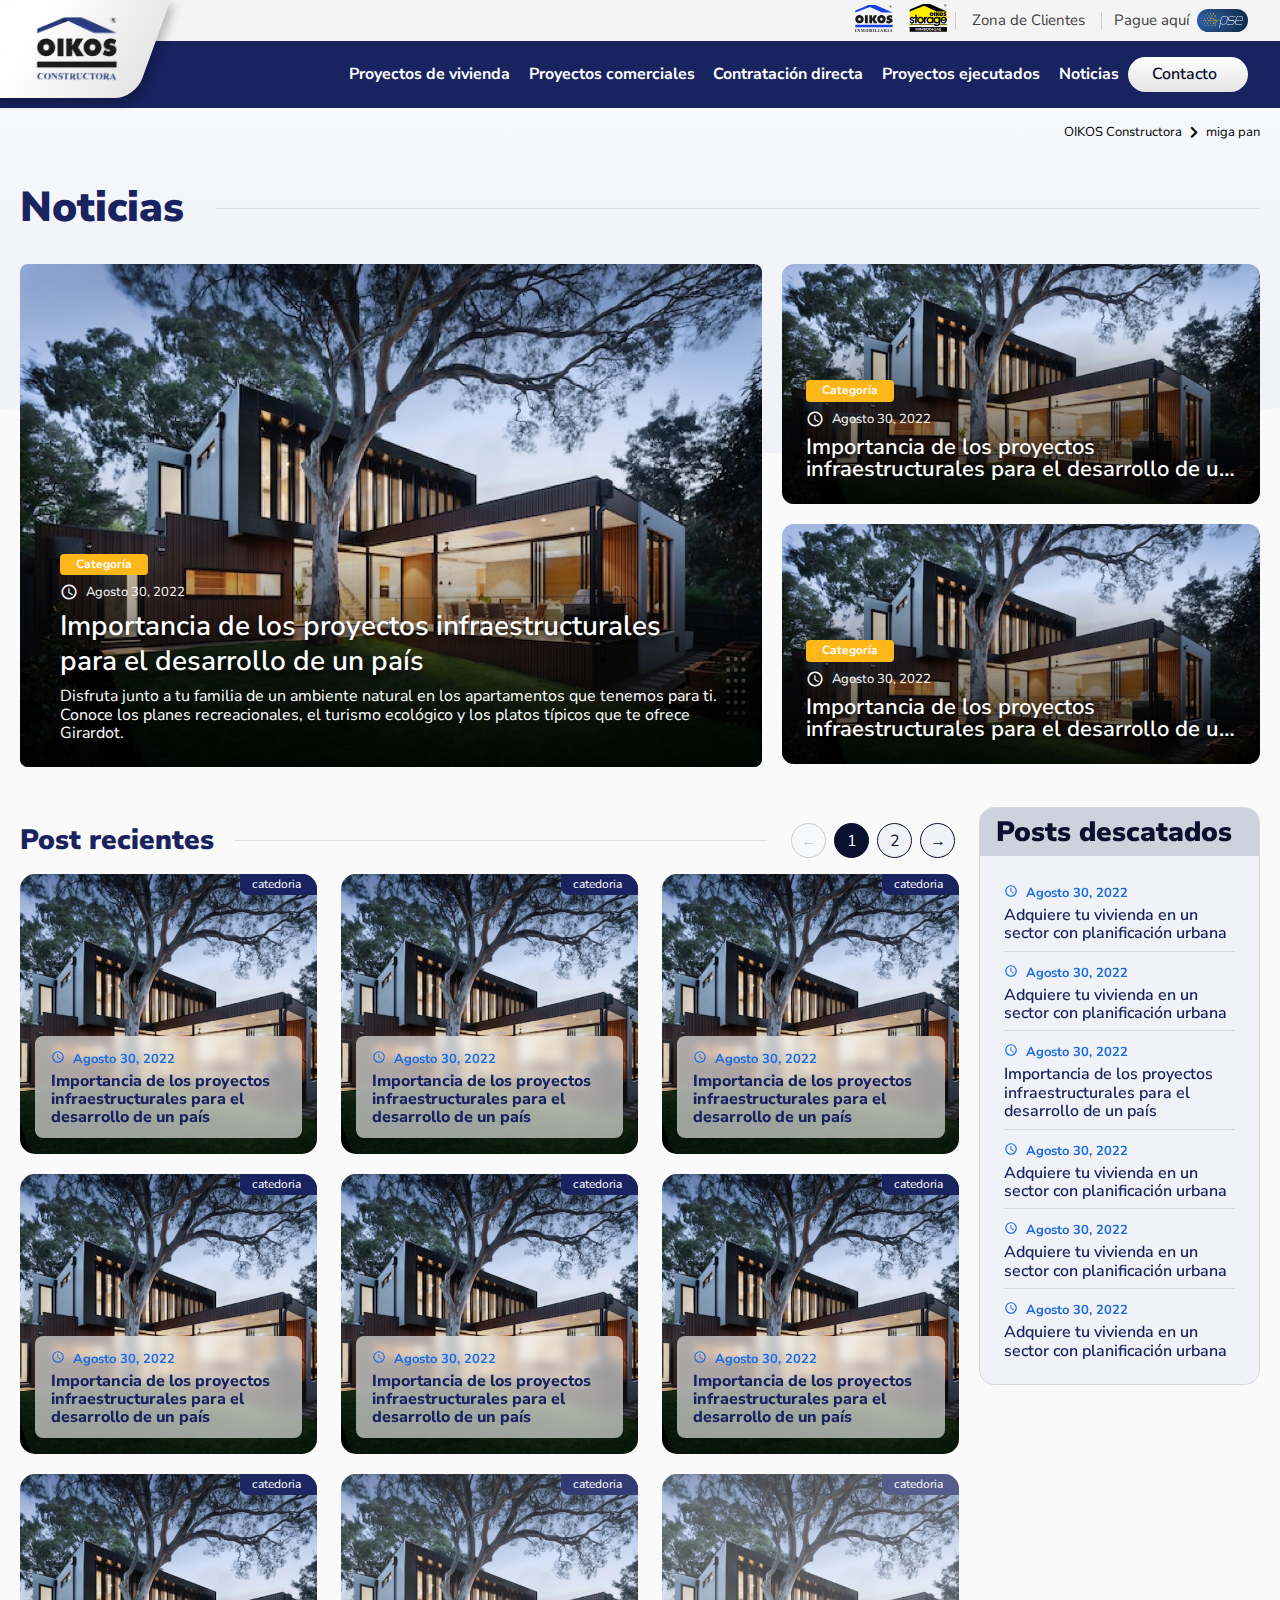
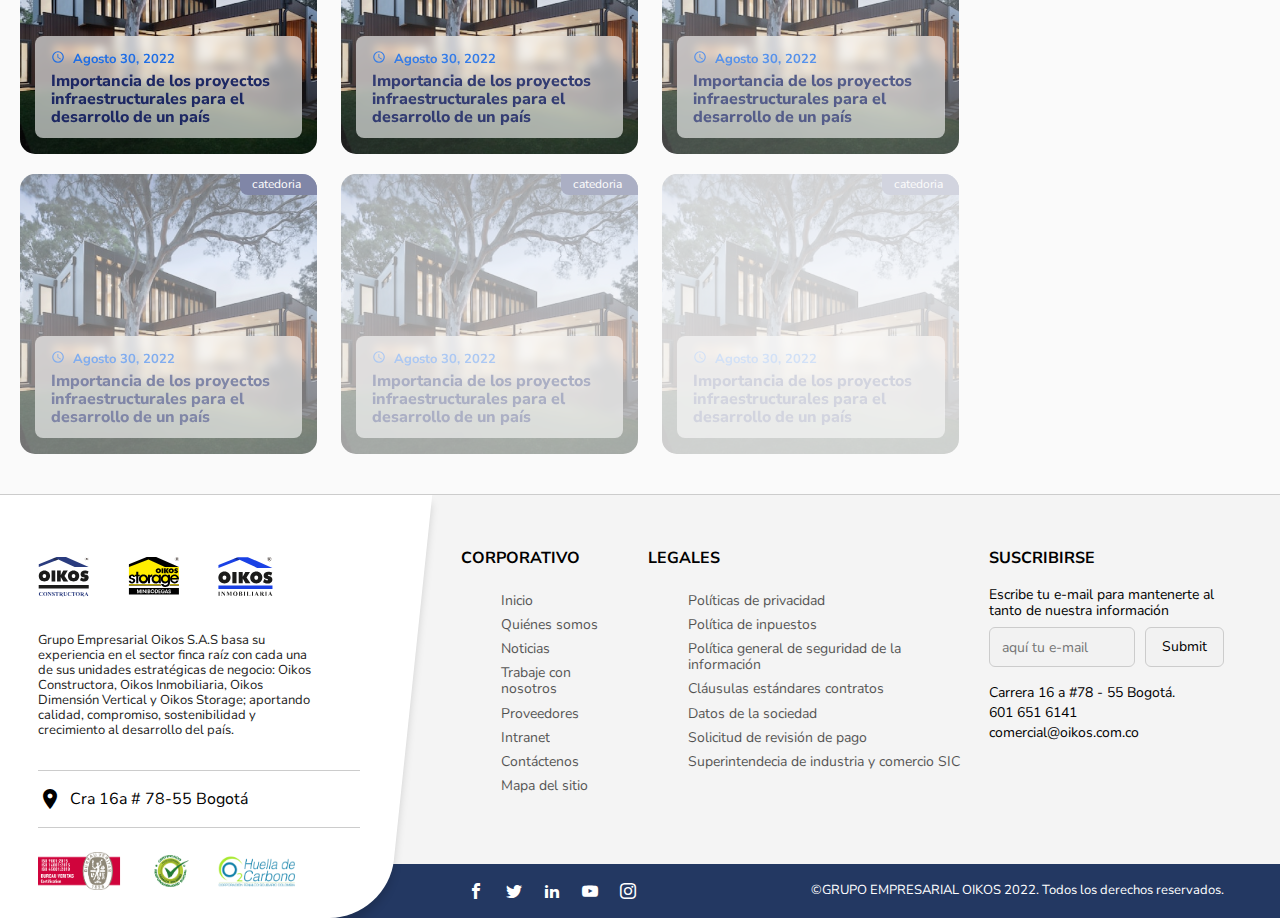
<file: noticias.html>
<!DOCTYPE html>
<html lang="en">
<head>
    <meta charset="UTF-8">
    <meta http-equiv="X-UA-Compatible" content="IE=edge">
    <meta name="viewport" content="width=device-width, initial-scale=1.0">
    <title>Proyectos de vivienda</title>

    <!-- ESTILOS -->

    <link rel="preconnect" href="https://fonts.googleapis.com">
    <link rel="preconnect" href="https://fonts.gstatic.com" crossorigin>
    <link href="https://fonts.googleapis.com/css2?family=Nunito+Sans:wght@300;400;600;700;800;900&display=swap" rel="stylesheet">
    <link rel="stylesheet" href="css/normalize.css">
    <link rel="stylesheet" href="plugins/swiperjs/swiper-bundle.min.css">
    <link rel="stylesheet" href="css/estilos.css">
    <link rel="stylesheet" href="css/noticias.css">
    
    <!-- ICON FONTS-->
    <link href="https://fonts.googleapis.com/css?family=Material+Icons|Material+Icons+Outlined|Material+Icons+Two+Tone|Material+Icons+Round|Material+Icons+Sharp" rel="stylesheet">
    <link href="https://pro.fontawesome.com/releases/v5.10.0/css/all.css" rel="stylesheet">

    <!-- SCRIPT -->
    <script src="https://ajax.googleapis.com/ajax/libs/jquery/3.6.1/jquery.min.js"></script>

</head>
<body>

    <header class="header">
        <div class="topbar_h">
            <div class="cnt_inf_topbar_h">
                <a href="" class="btn_oikos_logos">
                    <img width="38" height="24" src="images/diseno/logo_inmobiliaria.svg" alt="">
                </a>
                <a href="" class="btn_oikos_logos">
                    <img width="38" height="24" src="images/diseno/logo_storage.svg" alt="">
                </a>
                <a href="" class="btn_z_clientes">
                    Zona de Clientes
                </a>
                <a href="" class="btn_pse">
                    <div class="txt_pse">Pague aquí</div>
                    <span class="ic_pse"></span>
                </a>
            </div> 
        </div>
        <div class="nav_bar_h">
    
        <h1 class="logo_pri">
            <a href="">
            Grupo Oikos
            </a>
        </h1>
    
        <nav class="nav">
            <ul>
                <li>
                    <a href="quienes_somos.html">Proyectos de vivienda</a>                            
                </li>
                <li>
                    <a href="trabaje_nosotros.hmtl">Proyectos comerciales</a>
                </li>
                <li>
                    <a href="proveedores.html">Contratación directa</a>
                </li>
                <li>
                    <a href="noticias.html">Proyectos ejecutados</a>
                </li>                   
                <li>
                    <a href="noticias.html">Noticias</a>
                </li>                   
                <a href="contacto.html" class="btn contacto_h">
                    Contacto
                </a>                
            </ul>
        </nav>
        <div class="btn_menu_movil">
            <span>
                <span></span>
                <span></span>
                <span></span>
            </span>
        </div>
        </div>
    </header>


    <body class="cuerpo">
        
        <div class="cnt_gen_noticias">
            <span class="bg_round">
                <span></span>
            </span>

            <div class="cnt_central">
                <div class="miga">
                    <a href="">OIKOS Constructora</a>
                    <span class="fas fa-chevron-right"></span>
                    <a href="">miga pan</a>
                </div>

                <div class="row_h_gen_noticias">
                    Noticias
                </div>

                <div class="cnt_tob_not_dest">
                    <a href="noticia_interna.html" class="cnt_not_dest">
                        <div class="img_not_dest">
                          <img src="images/diseno/noticias/img_destacada.jpg" alt="" width="616" height="375">
                        </div>
                        <div class="cnt_inf_not_dest">
                            <div class="cat_not">
                                Categoría
                            </div>
                            <div class="row_fecha">
                                <span class="material-icons ic_fech_not">access_time</span>
                                <div class="fecha_nota">Agosto 30, 2022</div>
                            </div>
                            <div class="h_not_dest">
                                Importancia de los proyectos infraestructurales para el desarrollo de un país
                            </div>
                            <div class="txt_not_dest">
                                Disfruta junto a tu familia de un ambiente natural en los apartamentos que tenemos para ti. Conoce los planes recreacionales, el turismo ecológico y los platos típicos que te ofrece Girardot. 
                            </div>
                        </div>
                    </a>
                    <div class="col_top_dest">
                        <a href="" class="cnt_otra_not_dest">
                            <div class="img_not_dest">
                              <img src="images/diseno/noticias/img_destacada.jpg" alt="" width="282" height="178">
                            </div>
                            <div class="cnt_inf_not_dest">
                                <div class="cat_not">
                                    Categoría
                                </div>
                                <div class="row_fecha">
                                    <span class="material-icons ic_fech_not">access_time</span>
                                    <div class="fecha_nota">Agosto 30, 2022</div>
                                </div>
                                <div class="h_not_dest">
                                    Importancia de los proyectos infraestructurales para el desarrollo de un país
                                </div>
                            </div>
                        </a>
                        <a href="" class="cnt_otra_not_dest">
                            <div class="img_not_dest">
                              <img src="images/diseno/noticias/img_destacada.jpg" alt="" width="282" height="178">
                            </div>
                            <div class="cnt_inf_not_dest">
                                <div class="cat_not">
                                    Categoría
                                </div>
                                <div class="row_fecha">
                                    <span class="material-icons ic_fech_not">access_time</span>
                                    <div class="fecha_nota">Agosto 30, 2022</div>
                                </div>
                                <div class="h_not_dest">
                                    Importancia de los proyectos infraestructurales para el desarrollo de un país
                                </div>
                            </div>
                        </a>
                    </div>
                </div>

                <div class="cnt_bot_not">

                    <div class="col_gen_list_not">
                        <div class="row_h_list_not">
                            <div class="h_not_recientes">
                                Post recientes
                            </div>
                            <span class="sep_list_not"></span>
                            <div class="paginador_list_not"></div>
                        </div>
                        <div class="list_not" id="list_container">
                            <a href="" class="itm_list_not">
                                <div class="img_not_list">
                                    <img src="images/diseno/noticias/img_destacada.jpg" alt="">
                                </div>
                                <div class="catedoria">
                                    catedoria
                                </div>
                                <div class="cnt_inf_nota_list">
                                    <div class="row_fecha">
                                        <span class="material-icons ic_fech_not">access_time</span>
                                        <div class="fecha_nota">Agosto 30, 2022</div>
                                    </div>
                                    <div class="txt_not_list">
                                        Importancia de los proyectos infraestructurales para el desarrollo de un país
                                    </div>
                                </div>
                            </a>
                            <a href="" class="itm_list_not">
                                <div class="img_not_list">
                                    <img src="images/diseno/noticias/img_destacada.jpg" alt="">
                                </div>
                                <div class="catedoria">
                                    catedoria
                                </div>
                                <div class="cnt_inf_nota_list">
                                    <div class="row_fecha">
                                        <span class="material-icons ic_fech_not">access_time</span>
                                        <div class="fecha_nota">Agosto 30, 2022</div>
                                    </div>
                                    <div class="txt_not_list">
                                        Importancia de los proyectos infraestructurales para el desarrollo de un país
                                    </div>
                                </div>
                            </a>
                            <a href="" class="itm_list_not">
                                <div class="img_not_list">
                                    <img src="images/diseno/noticias/img_destacada.jpg" alt="">
                                </div>
                                <div class="catedoria">
                                    catedoria
                                </div>
                                <div class="cnt_inf_nota_list">
                                    <div class="row_fecha">
                                        <span class="material-icons ic_fech_not">access_time</span>
                                        <div class="fecha_nota">Agosto 30, 2022</div>
                                    </div>
                                    <div class="txt_not_list">
                                        Importancia de los proyectos infraestructurales para el desarrollo de un país
                                    </div>
                                </div>
                            </a>
                            <a href="" class="itm_list_not">
                                <div class="img_not_list">
                                    <img src="images/diseno/noticias/img_destacada.jpg" alt="">
                                </div>
                                <div class="catedoria">
                                    catedoria
                                </div>
                                <div class="cnt_inf_nota_list">
                                    <div class="row_fecha">
                                        <span class="material-icons ic_fech_not">access_time</span>
                                        <div class="fecha_nota">Agosto 30, 2022</div>
                                    </div>
                                    <div class="txt_not_list">
                                        Importancia de los proyectos infraestructurales para el desarrollo de un país
                                    </div>
                                </div>
                            </a>
                            <a href="" class="itm_list_not">
                                <div class="img_not_list">
                                    <img src="images/diseno/noticias/img_destacada.jpg" alt="">
                                </div>
                                <div class="catedoria">
                                    catedoria
                                </div>
                                <div class="cnt_inf_nota_list">
                                    <div class="row_fecha">
                                        <span class="material-icons ic_fech_not">access_time</span>
                                        <div class="fecha_nota">Agosto 30, 2022</div>
                                    </div>
                                    <div class="txt_not_list">
                                        Importancia de los proyectos infraestructurales para el desarrollo de un país
                                    </div>
                                </div>
                            </a>
                            <a href="" class="itm_list_not">
                                <div class="img_not_list">
                                    <img src="images/diseno/noticias/img_destacada.jpg" alt="">
                                </div>
                                <div class="catedoria">
                                    catedoria
                                </div>
                                <div class="cnt_inf_nota_list">
                                    <div class="row_fecha">
                                        <span class="material-icons ic_fech_not">access_time</span>
                                        <div class="fecha_nota">Agosto 30, 2022</div>
                                    </div>
                                    <div class="txt_not_list">
                                        Importancia de los proyectos infraestructurales para el desarrollo de un país
                                    </div>
                                </div>
                            </a>
                            <a href="" class="itm_list_not">
                                <div class="img_not_list">
                                    <img src="images/diseno/noticias/img_destacada.jpg" alt="">
                                </div>
                                <div class="catedoria">
                                    catedoria
                                </div>
                                <div class="cnt_inf_nota_list">
                                    <div class="row_fecha">
                                        <span class="material-icons ic_fech_not">access_time</span>
                                        <div class="fecha_nota">Agosto 30, 2022</div>
                                    </div>
                                    <div class="txt_not_list">
                                        Importancia de los proyectos infraestructurales para el desarrollo de un país
                                    </div>
                                </div>
                            </a>
                            <a href="" class="itm_list_not">
                                <div class="img_not_list">
                                    <img src="images/diseno/noticias/img_destacada.jpg" alt="">
                                </div>
                                <div class="catedoria">
                                    catedoria
                                </div>
                                <div class="cnt_inf_nota_list">
                                    <div class="row_fecha">
                                        <span class="material-icons ic_fech_not">access_time</span>
                                        <div class="fecha_nota">Agosto 30, 2022</div>
                                    </div>
                                    <div class="txt_not_list">
                                        Importancia de los proyectos infraestructurales para el desarrollo de un país
                                    </div>
                                </div>
                            </a>
                            <a href="" class="itm_list_not">
                                <div class="img_not_list">
                                    <img src="images/diseno/noticias/img_destacada.jpg" alt="">
                                </div>
                                <div class="catedoria">
                                    catedoria
                                </div>
                                <div class="cnt_inf_nota_list">
                                    <div class="row_fecha">
                                        <span class="material-icons ic_fech_not">access_time</span>
                                        <div class="fecha_nota">Agosto 30, 2022</div>
                                    </div>
                                    <div class="txt_not_list">
                                        Importancia de los proyectos infraestructurales para el desarrollo de un país
                                    </div>
                                </div>
                            </a>
                            <a href="" class="itm_list_not">
                                <div class="img_not_list">
                                    <img src="images/diseno/noticias/img_destacada.jpg" alt="">
                                </div>
                                <div class="catedoria">
                                    catedoria
                                </div>
                                <div class="cnt_inf_nota_list">
                                    <div class="row_fecha">
                                        <span class="material-icons ic_fech_not">access_time</span>
                                        <div class="fecha_nota">Agosto 30, 2022</div>
                                    </div>
                                    <div class="txt_not_list">
                                        Importancia de los proyectos infraestructurales para el desarrollo de un país
                                    </div>
                                </div>
                            </a>
                            <a href="" class="itm_list_not">
                                <div class="img_not_list">
                                    <img src="images/diseno/noticias/img_destacada.jpg" alt="">
                                </div>
                                <div class="catedoria">
                                    catedoria
                                </div>
                                <div class="cnt_inf_nota_list">
                                    <div class="row_fecha">
                                        <span class="material-icons ic_fech_not">access_time</span>
                                        <div class="fecha_nota">Agosto 30, 2022</div>
                                    </div>
                                    <div class="txt_not_list">
                                        Importancia de los proyectos infraestructurales para el desarrollo de un país
                                    </div>
                                </div>
                            </a>
                            <a href="" class="itm_list_not">
                                <div class="img_not_list">
                                    <img src="images/diseno/noticias/img_destacada.jpg" alt="">
                                </div>
                                <div class="catedoria">
                                    catedoria
                                </div>
                                <div class="cnt_inf_nota_list">
                                    <div class="row_fecha">
                                        <span class="material-icons ic_fech_not">access_time</span>
                                        <div class="fecha_nota">Agosto 30, 2022</div>
                                    </div>
                                    <div class="txt_not_list">
                                        Importancia de los proyectos infraestructurales para el desarrollo de un país
                                    </div>
                                </div>
                            </a>
                            <a href="" class="itm_list_not">
                                <div class="img_not_list">
                                    <img src="images/diseno/noticias/img_destacada.jpg" alt="">
                                </div>
                                <div class="catedoria">
                                    catedoria
                                </div>
                                <div class="cnt_inf_nota_list">
                                    <div class="row_fecha">
                                        <span class="material-icons ic_fech_not">access_time</span>
                                        <div class="fecha_nota">Agosto 30, 2022</div>
                                    </div>
                                    <div class="txt_not_list">
                                        Importancia de los proyectos infraestructurales para el desarrollo de un país
                                    </div>
                                </div>
                            </a>
                            <a href="" class="itm_list_not">
                                <div class="img_not_list">
                                    <img src="images/diseno/noticias/img_destacada.jpg" alt="">
                                </div>
                                <div class="catedoria">
                                    catedoria
                                </div>
                                <div class="cnt_inf_nota_list">
                                    <div class="row_fecha">
                                        <span class="material-icons ic_fech_not">access_time</span>
                                        <div class="fecha_nota">Agosto 30, 2022</div>
                                    </div>
                                    <div class="txt_not_list">
                                        Importancia de los proyectos infraestructurales para el desarrollo de un país
                                    </div>
                                </div>
                            </a>
                            <a href="" class="itm_list_not">
                                <div class="img_not_list">
                                    <img src="images/diseno/noticias/img_destacada.jpg" alt="">
                                </div>
                                <div class="catedoria">
                                    catedoria
                                </div>
                                <div class="cnt_inf_nota_list">
                                    <div class="row_fecha">
                                        <span class="material-icons ic_fech_not">access_time</span>
                                        <div class="fecha_nota">Agosto 30, 2022</div>
                                    </div>
                                    <div class="txt_not_list">
                                        Importancia de los proyectos infraestructurales para el desarrollo de un país
                                    </div>
                                </div>
                            </a>
                            <a href="" class="itm_list_not">
                                <div class="img_not_list">
                                    <img src="images/diseno/noticias/img_destacada.jpg" alt="">
                                </div>
                                <div class="catedoria">
                                    catedoria
                                </div>
                                <div class="cnt_inf_nota_list">
                                    <div class="row_fecha">
                                        <span class="material-icons ic_fech_not">access_time</span>
                                        <div class="fecha_nota">Agosto 30, 2022</div>
                                    </div>
                                    <div class="txt_not_list">
                                        Importancia de los proyectos infraestructurales para el desarrollo de un país
                                    </div>
                                </div>
                            </a>
                            <a href="" class="itm_list_not">
                                <div class="img_not_list">
                                    <img src="images/diseno/noticias/img_destacada.jpg" alt="">
                                </div>
                                <div class="catedoria">
                                    catedoria
                                </div>
                                <div class="cnt_inf_nota_list">
                                    <div class="row_fecha">
                                        <span class="material-icons ic_fech_not">access_time</span>
                                        <div class="fecha_nota">Agosto 30, 2022</div>
                                    </div>
                                    <div class="txt_not_list">
                                        Importancia de los proyectos infraestructurales para el desarrollo de un país
                                    </div>
                                </div>
                            </a>
                            <a href="" class="itm_list_not">
                                <div class="img_not_list">
                                    <img src="images/diseno/noticias/img_destacada.jpg" alt="">
                                </div>
                                <div class="catedoria">
                                    catedoria
                                </div>
                                <div class="cnt_inf_nota_list">
                                    <div class="row_fecha">
                                        <span class="material-icons ic_fech_not">access_time</span>
                                        <div class="fecha_nota">Agosto 30, 2022</div>
                                    </div>
                                    <div class="txt_not_list">
                                        Importancia de los proyectos infraestructurales para el desarrollo de un país
                                    </div>
                                </div>
                            </a>
                            <a href="" class="itm_list_not">
                                <div class="img_not_list">
                                    <img src="images/diseno/noticias/img_destacada.jpg" alt="">
                                </div>
                                <div class="catedoria">
                                    catedoria
                                </div>
                                <div class="cnt_inf_nota_list">
                                    <div class="row_fecha">
                                        <span class="material-icons ic_fech_not">access_time</span>
                                        <div class="fecha_nota">Agosto 30, 2022</div>
                                    </div>
                                    <div class="txt_not_list">
                                        Importancia de los proyectos infraestructurales para el desarrollo de un país
                                    </div>
                                </div>
                            </a>
                            <a href="" class="itm_list_not">
                                <div class="img_not_list">
                                    <img src="images/diseno/noticias/img_destacada.jpg" alt="">
                                </div>
                                <div class="catedoria">
                                    catedoria
                                </div>
                                <div class="cnt_inf_nota_list">
                                    <div class="row_fecha">
                                        <span class="material-icons ic_fech_not">access_time</span>
                                        <div class="fecha_nota">Agosto 30, 2022</div>
                                    </div>
                                    <div class="txt_not_list">
                                        Importancia de los proyectos infraestructurales para el desarrollo de un país
                                    </div>
                                </div>
                            </a>
                            <a href="" class="itm_list_not">
                                <div class="img_not_list">
                                    <img src="images/diseno/noticias/img_destacada.jpg" alt="">
                                </div>
                                <div class="catedoria">
                                    catedoria
                                </div>
                                <div class="cnt_inf_nota_list">
                                    <div class="row_fecha">
                                        <span class="material-icons ic_fech_not">access_time</span>
                                        <div class="fecha_nota">Agosto 30, 2022</div>
                                    </div>
                                    <div class="txt_not_list">
                                        Importancia de los proyectos infraestructurales para el desarrollo de un país
                                    </div>
                                </div>
                            </a>
                            <a href="" class="itm_list_not">
                                <div class="img_not_list">
                                    <img src="images/diseno/noticias/img_destacada.jpg" alt="">
                                </div>
                                <div class="catedoria">
                                    catedoria
                                </div>
                                <div class="cnt_inf_nota_list">
                                    <div class="row_fecha">
                                        <span class="material-icons ic_fech_not">access_time</span>
                                        <div class="fecha_nota">Agosto 30, 2022</div>
                                    </div>
                                    <div class="txt_not_list">
                                        Importancia de los proyectos infraestructurales para el desarrollo de un país
                                    </div>
                                </div>
                            </a>
                            <a href="" class="itm_list_not">
                                <div class="img_not_list">
                                    <img src="images/diseno/noticias/img_destacada.jpg" alt="">
                                </div>
                                <div class="catedoria">
                                    catedoria
                                </div>
                                <div class="cnt_inf_nota_list">
                                    <div class="row_fecha">
                                        <span class="material-icons ic_fech_not">access_time</span>
                                        <div class="fecha_nota">Agosto 30, 2022</div>
                                    </div>
                                    <div class="txt_not_list">
                                        Importancia de los proyectos infraestructurales para el desarrollo de un país
                                    </div>
                                </div>
                            </a>
                            
                        </div>
                    </div>

                    <div class="col_post_dest">
                        <div class="ctn_lat_post_dets">
                            <div class="h_post_dest">
                                Posts descatados
                            </div>
                            <div class="list_post_dest">
                                <a href="" class="itm_post_dest">
                                    <div class="row_fecha">
                                        <span class="material-icons ic_fech_not">access_time</span>
                                        <div class="fecha_nota">Agosto 30, 2022</div>
                                    </div>
                                    <div class="txt_not_list">
                                        Adquiere tu vivienda en un sector con planificación urbana
                                    </div>
                                </a>
                                <a href="" class="itm_post_dest">
                                    <div class="row_fecha">
                                        <span class="material-icons ic_fech_not">access_time</span>
                                        <div class="fecha_nota">Agosto 30, 2022</div>
                                    </div>
                                    <div class="txt_not_list">
                                        Adquiere tu vivienda en un sector con planificación urbana
                                    </div>
                                </a>
                                <a href="" class="itm_post_dest">
                                    <div class="row_fecha">
                                        <span class="material-icons ic_fech_not">access_time</span>
                                        <div class="fecha_nota">Agosto 30, 2022</div>
                                    </div>
                                    <div class="txt_not_list">
                                        Importancia de los proyectos infraestructurales para el desarrollo de un país
                                    </div>
                                </a>
                                <a href="" class="itm_post_dest">
                                    <div class="row_fecha">
                                        <span class="material-icons ic_fech_not">access_time</span>
                                        <div class="fecha_nota">Agosto 30, 2022</div>
                                    </div>
                                    <div class="txt_not_list">
                                        Adquiere tu vivienda en un sector con planificación urbana
                                    </div>
                                </a>
                                <a href="" class="itm_post_dest">
                                    <div class="row_fecha">
                                        <span class="material-icons ic_fech_not">access_time</span>
                                        <div class="fecha_nota">Agosto 30, 2022</div>
                                    </div>
                                    <div class="txt_not_list">
                                        Adquiere tu vivienda en un sector con planificación urbana
                                    </div>
                                </a>
                                <a href="" class="itm_post_dest">
                                    <div class="row_fecha">
                                        <span class="material-icons ic_fech_not">access_time</span>
                                        <div class="fecha_nota">Agosto 30, 2022</div>
                                    </div>
                                    <div class="txt_not_list">
                                        Adquiere tu vivienda en un sector con planificación urbana
                                    </div>
                                </a>
                            </div>
                        </div>
                    </div>
                </div>

            </div>
        </div>
    </body>


    <!-- FOOTER -->

    <footer class="footer">
        <div class="cnt_lat_pie">
            <div class="cnt_gen_inf_lat_pie">
                <div class="cnt_logos_pie">
                    <a href="" class="logo_pie">
                        <img src="images/diseno/logo_constructora.svg" alt="">
                    </a>
                    <a href="" class="logo_pie">
                        <img src="images/diseno/logo_storage.svg" alt="">
                    </a>
                    <a href="" class="logo_pie">
                        <img src="images/diseno/logo_inmobiliaria.svg" alt="">
                    </a>
                </div>
                <div class="txt_pie">
                    Grupo Empresarial Oikos S.A.S basa su experiencia en el sector finca raíz con cada una de sus unidades estratégicas de negocio: Oikos Constructora, Oikos Inmobiliaria, Oikos Dimensión Vertical y Oikos Storage; aportando calidad, compromiso, sostenibilidad y crecimiento al desarrollo del país.
                </div>
                <div class="direccion_pie">
                    <span class="material-icons">place</span>
                    Cra 16a # 78-55 Bogotá
                </div>
                <div class="cnt_gen_cert_pie">
                    <div class="logo_cert_pie">
                        <img src="images/diseno/logo_verias.png" alt="">
                    </div>
                    <div class="logo_cert_pie">
                        <img src="images/diseno/logo_fenalco.png" alt="">
                    </div>
                    <div class="logo_cert_pie">
                        <img src="images/diseno/logo_co2.png" alt="">
                    </div>
                </div>
            </div>
        </div>
        <div class="cnt_mid_pie">
            <div class="col_mid_men_pie">
                <div class="h_cl_pie">
                    Corporativo
                </div>
                <ul class="menu_pie">
                    <li>
                        <a href="">
                            Inicio
                        </a>
                    </li>
                    <li>
                        <a href="">
                            Quiénes somos
                        </a>
                    </li>
                    <li>
                        <a href="">
                            Noticias
                        </a>
                    </li>
                    <li>
                        <a href="">
                            Trabaje con nosotros
                        </a>
                    </li>
                    <li>
                        <a href="">
                            Proveedores
                        </a>
                    </li>
                    <li>
                        <a href="">
                            Intranet
                        </a>
                    </li>
                    <li>
                        <a href="">
                            Contáctenos
                        </a>
                    </li>
                    <li>
                        <a href="">
                            Mapa del sitio
                        </a>
                    </li>
                </ul>
            </div>
            <div class="col_mid_men_pie">
                <div class="h_cl_pie">
                    Legales
                </div>
                <ul class="menu_pie">
                    <li>
                        <a href="">
                            Políticas de privacidad
                        </a>
                    </li>
                    <li>
                        <a href="">
                            Política de inpuestos
                        </a>
                    </li>
                    <li>
                        <a href="">
                            Política general de seguridad de la información
                        </a>
                    </li>
                    <li>
                        <a href="">
                            Cláusulas estándares contratos
                        </a>
                    </li>
                    <li>
                        <a href="">
                            Datos de la sociedad
                        </a>
                    </li>
                    <li>
                        <a href="">
                            Solicitud de revisión de pago
                        </a>
                    </li>
                    <li>
                        <a href="">
                            Superintendecia de industria y comercio SIC
                        </a>
                    </li>
                </ul>
            </div>
            <div class="col_susc_pie">
                <div class="h_cl_pie">
                    Suscribirse
                </div>
    
                <div class="cnt_gen_susc_pie">
                    <div class="txt_susc_pie">
                        Escribe tu e-mail para mantenerte al tanto de nuestra información
                    </div>
                    <form action="" class="form_susc">
                        <input type="email" class="campo_susc_pie" placeholder="aquí tu e-mail"/>
                        <input type="submit" class="bnt_susc">
                    </form>
                </div>
                <div class="datos_pie">
                    <div>
                        Carrera 16 a #78 - 55 Bogotá.
                    </div>
                    <div>
                        601 651 6141
                    </div>
                    <div>
                        comercial@oikos.com.co
                    </div>
                </div>
            </div>
        </div>
        <div class="cnt_bot_pie">
            <div class="cnt_redes_pie">
                <div class="red_pie ic_fb"></div>
                <div class="red_pie ic_tw"></div>
                <div class="red_pie ic_in"></div>
                <div class="red_pie ic_yt"></div>
                <div class="red_pie ic_ig"></div>
            </div>
            <div class="copyr_pie">
                ©GRUPO EMPRESARIAL OIKOS 2022. Todos los derechos reservados.
            </div>
        </div>
    </footer>

    <!-- SCRIPT -->
    <script src="plugins/jpages/jPages.min.js"></script>
    <script src="plugins/swiperjs/swiper-bundle.min.js"></script>
    <script src="js/funciones.js"></script>

    <script>
        $(function() {
            /* PAGINACION */
            $(".paginador_list_not").jPages({
                containerID: "list_container",
                perPage: 12,
                previous    : "←",
                next        : "→",
            });
        });
    </script>

</body>
</html>
</file>
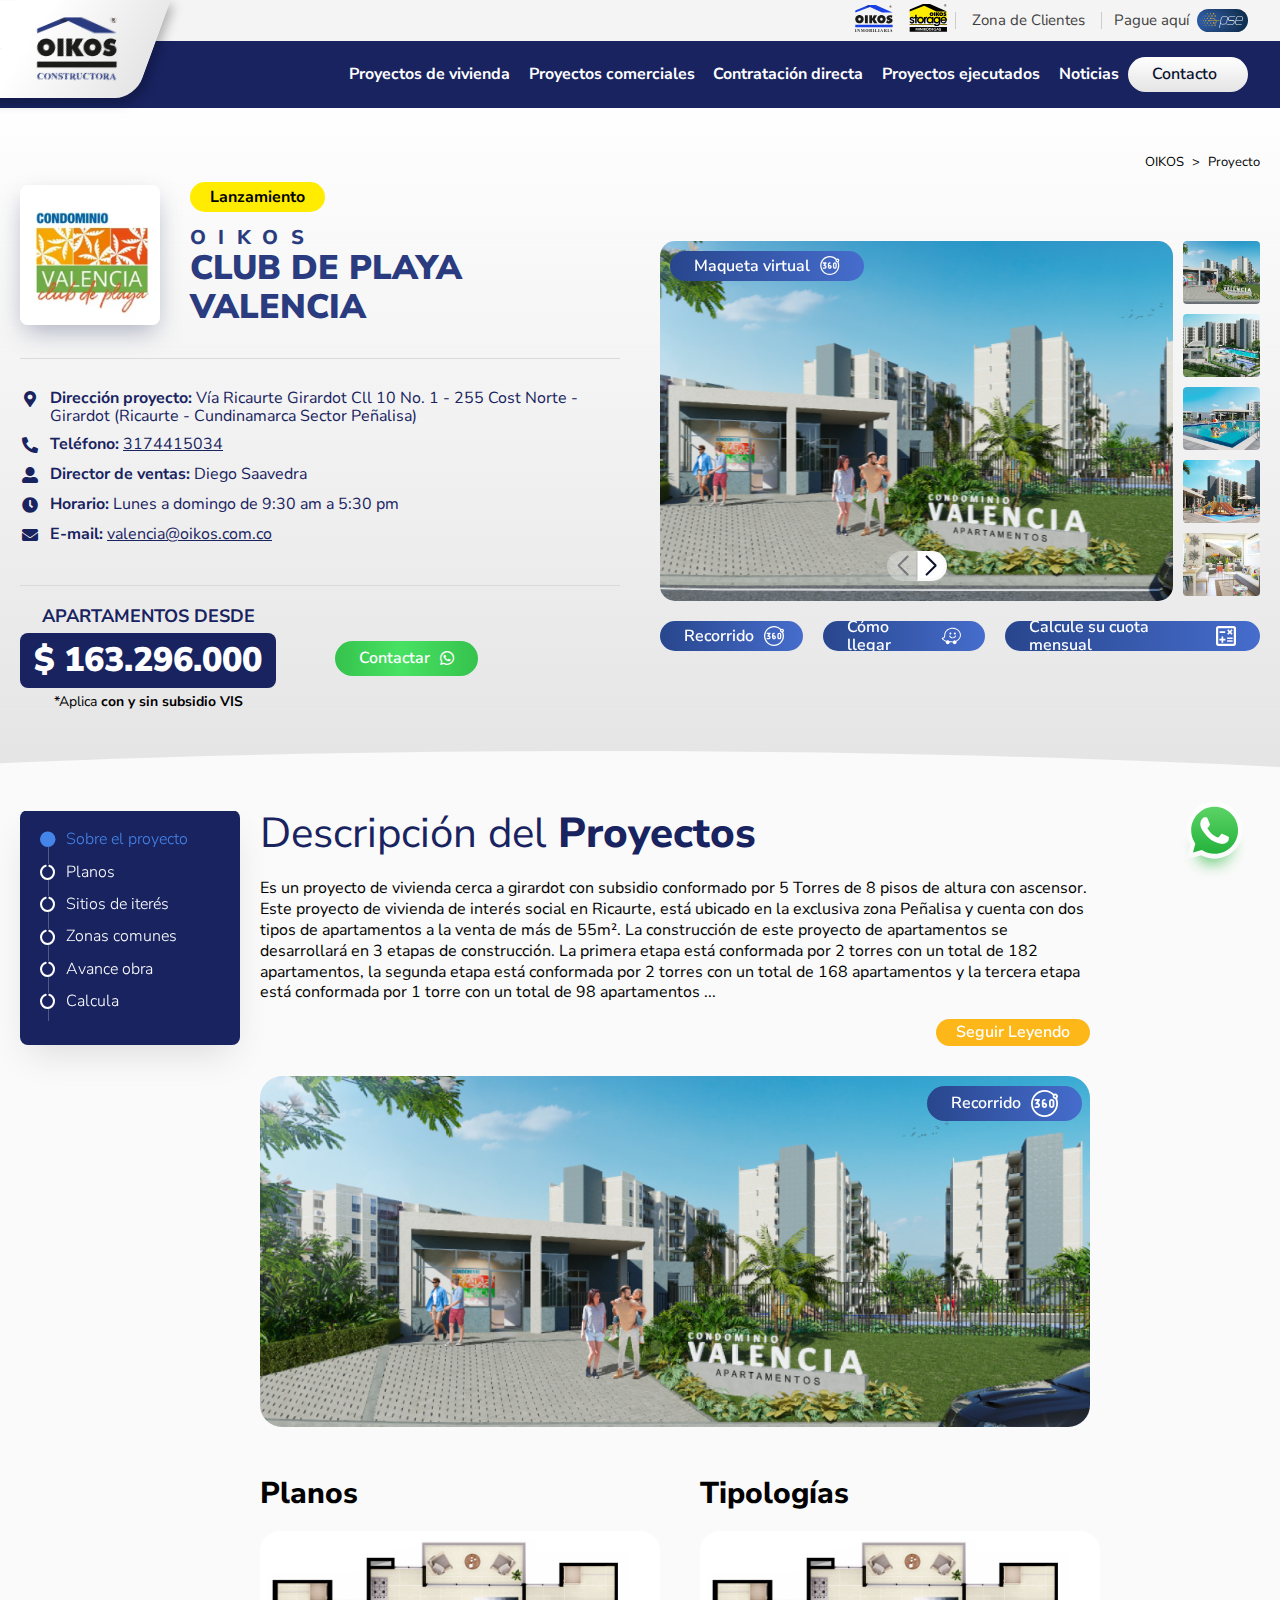
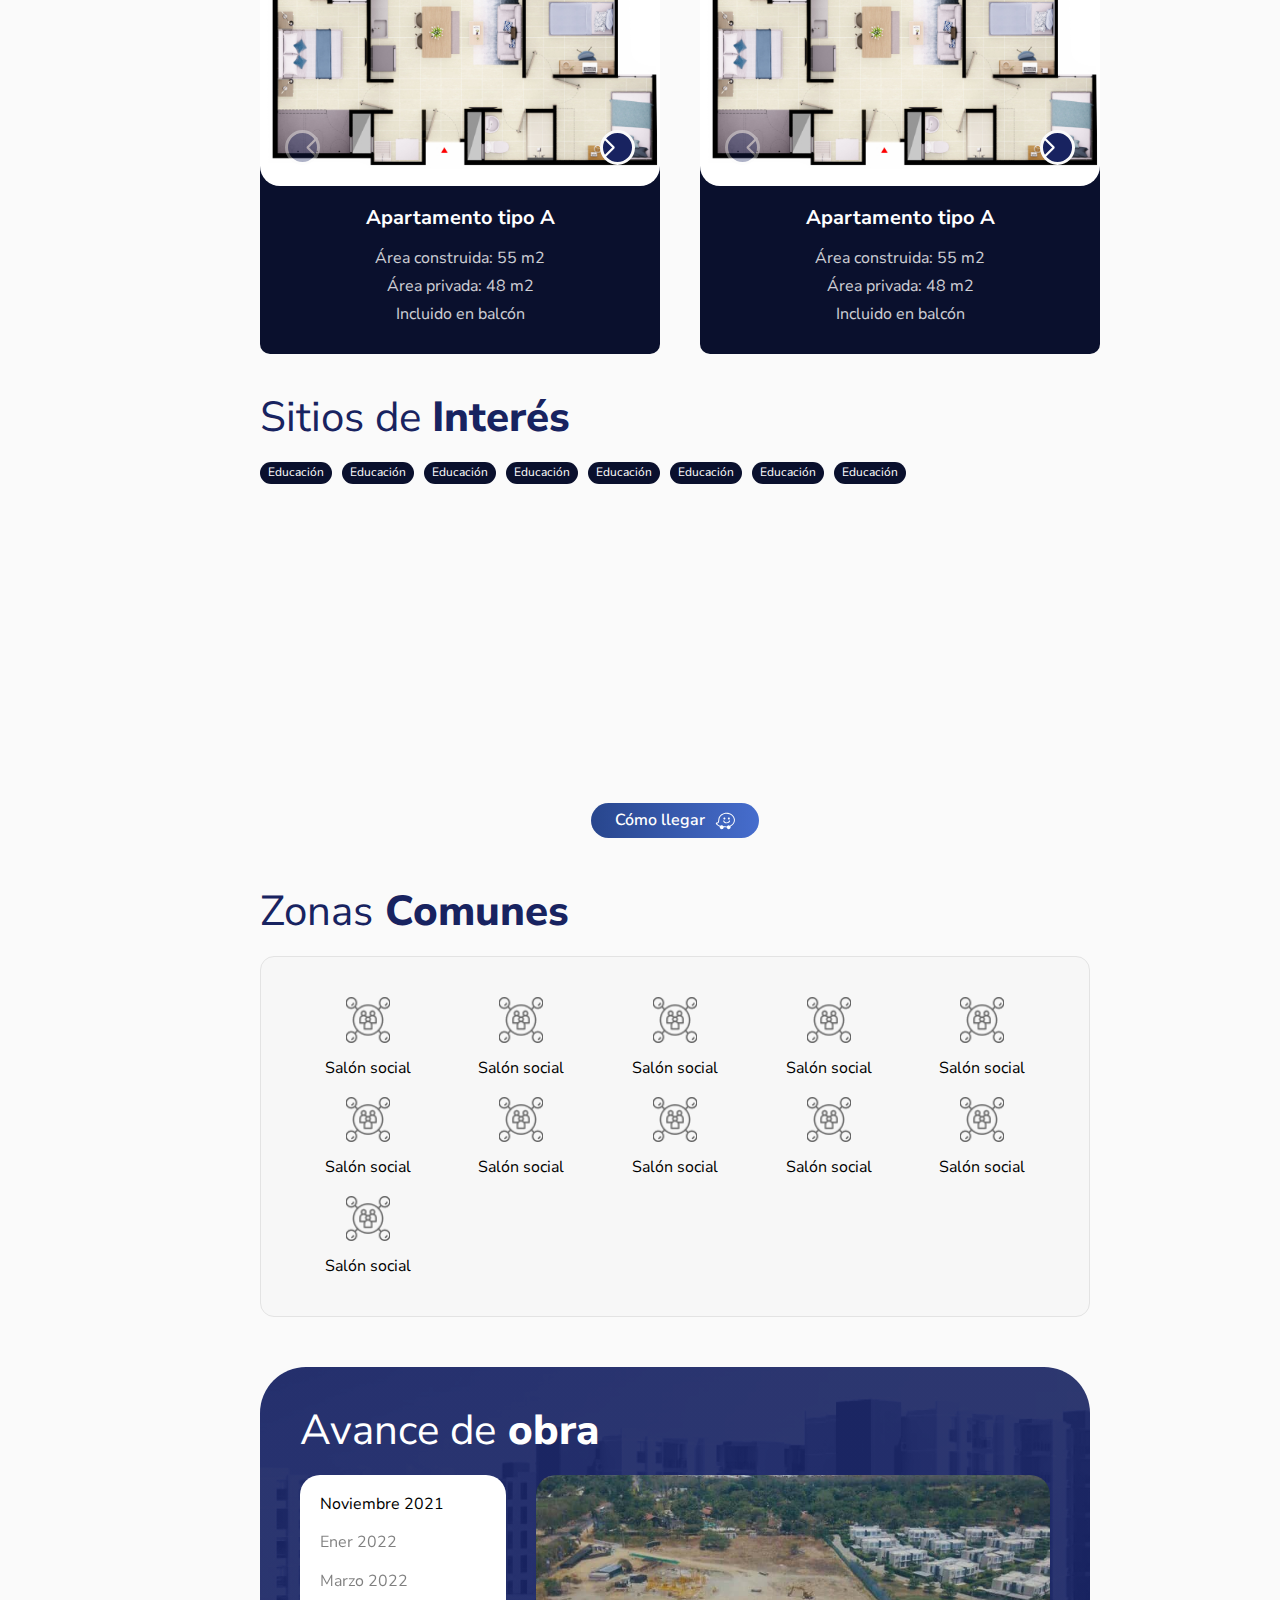
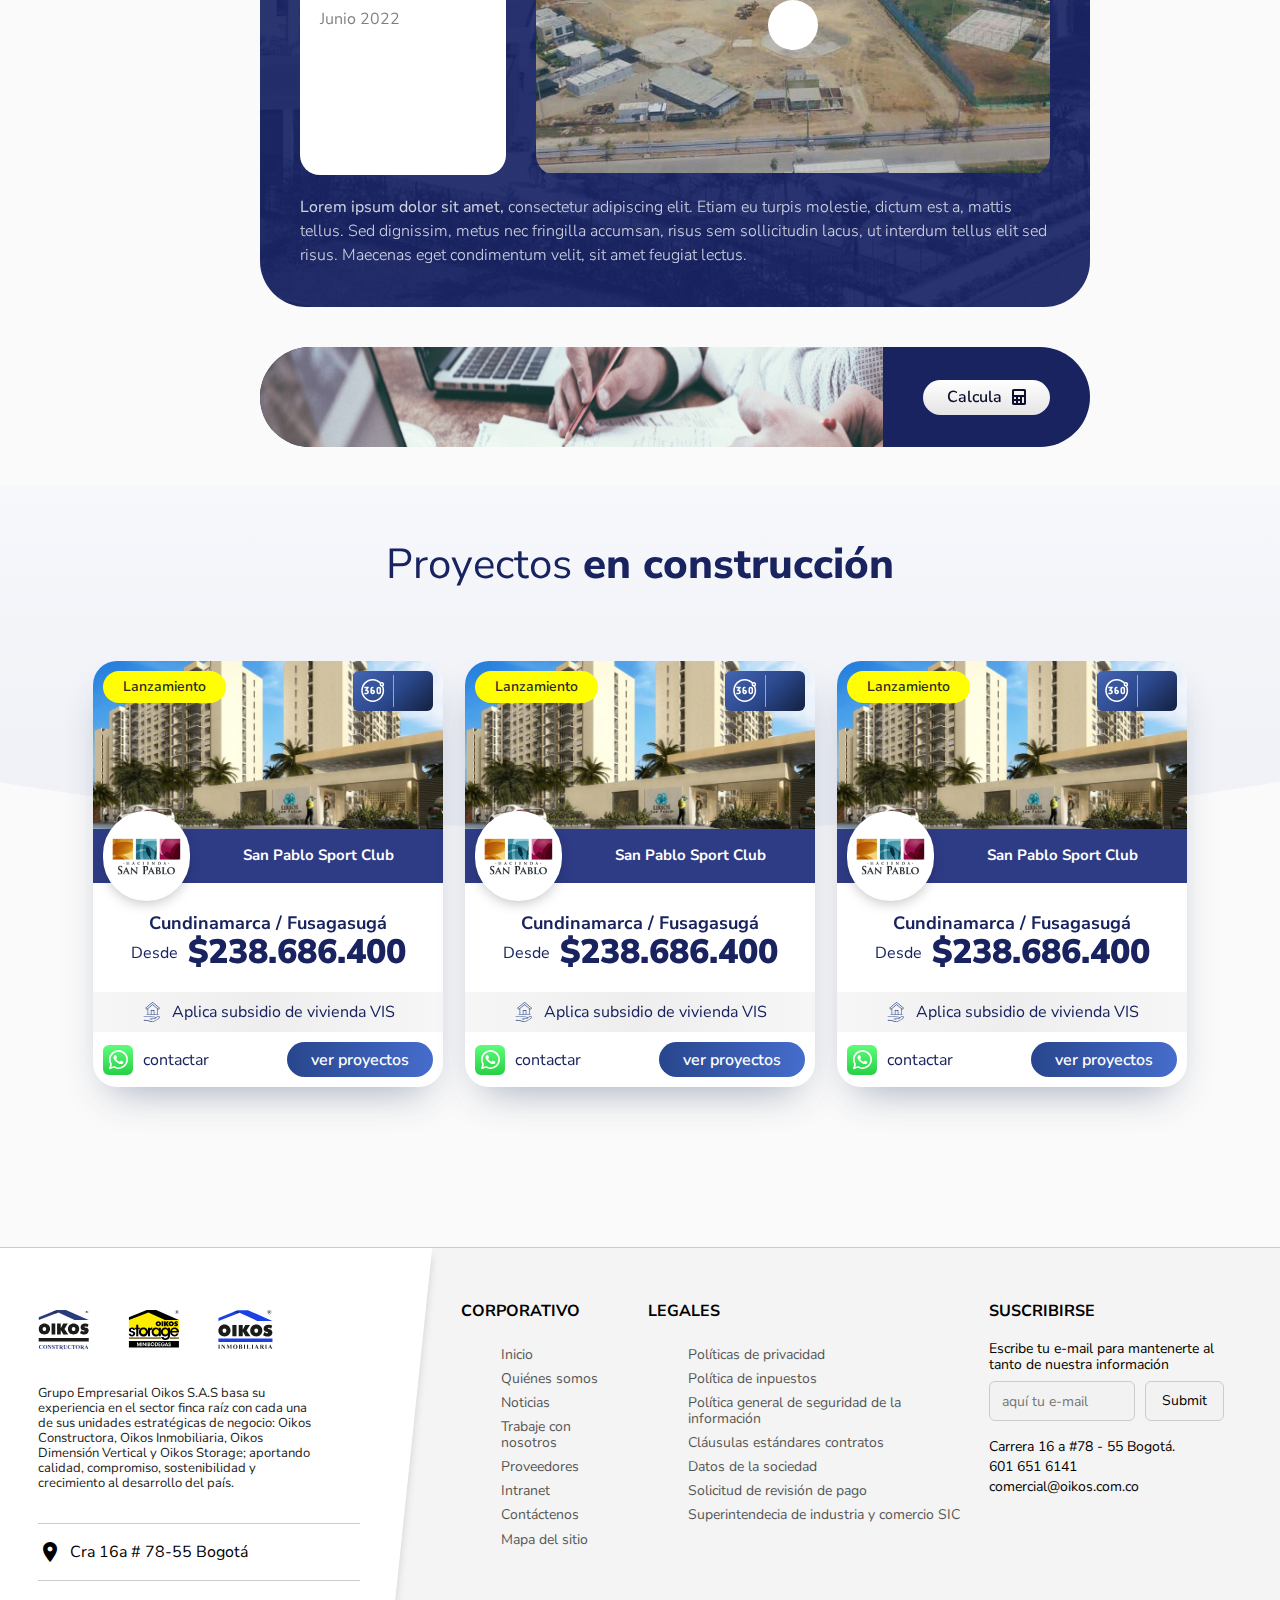
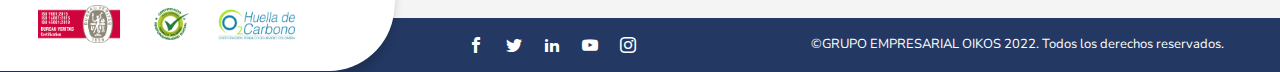
<file: proyecto.html>
<!DOCTYPE html>
<html lang="en">
<head>
    <meta charset="UTF-8">
    <meta http-equiv="X-UA-Compatible" content="IE=edge">
    <meta name="viewport" content="width=device-width, initial-scale=1.0">
    <title>Proyectos de vivienda</title>

    <!-- ESTILOS -->

    <link rel="preconnect" href="https://fonts.googleapis.com">
    <link rel="preconnect" href="https://fonts.gstatic.com" crossorigin>
    <link href="https://fonts.googleapis.com/css2?family=Nunito+Sans:wght@300;400;600;700;800;900&display=swap" rel="stylesheet">
    <link rel="stylesheet" href="css/normalize.css">
    <link rel="stylesheet" href="plugins/swiperjs/swiper-bundle.min.css">
    <link href="plugins/lightbox/lightbox.min.css" rel="stylesheet" />
    <link href="plugins/modal_video/modal-video.min.css" rel="stylesheet" />
    <link rel="stylesheet" href="css/estilos.css">
    <link rel="stylesheet" href="css/proyecto.css">
    <link rel="stylesheet" href="css/proyectos_vivienda.css">
    
    <!-- ICON FONTS-->
    <link href="https://fonts.googleapis.com/css?family=Material+Icons|Material+Icons+Outlined|Material+Icons+Two+Tone|Material+Icons+Round|Material+Icons+Sharp" rel="stylesheet">
    <link href="https://pro.fontawesome.com/releases/v5.10.0/css/all.css" rel="stylesheet">

    

</head>
<body>

    <header class="header">
        <div class="topbar_h">
            <div class="cnt_inf_topbar_h">
                <a href="" class="btn_oikos_logos">
                    <img width="38" height="24" src="images/diseno/logo_inmobiliaria.svg" alt="">
                </a>
                <a href="" class="btn_oikos_logos">
                    <img width="38" height="24" src="images/diseno/logo_storage.svg" alt="">
                </a>
                <a href="" class="btn_z_clientes">
                    Zona de Clientes
                </a>
                <a href="" class="btn_pse">
                    <div class="txt_pse">Pague aquí</div>
                    <span class="ic_pse"></span>
                </a>
            </div> 
        </div>
        <div class="nav_bar_h">
    
        <h1 class="logo_pri">
            <a href="">
            Grupo Oikos
            </a>
        </h1>
    
        <nav class="nav">
            <ul>
                <li>
                    <a href="quienes_somos.html">Proyectos de vivienda</a>                            
                </li>
                <li>
                    <a href="trabaje_nosotros.hmtl">Proyectos comerciales</a>
                </li>
                <li>
                    <a href="proveedores.html">Contratación directa</a>
                </li>
                <li>
                    <a href="noticias.html">Proyectos ejecutados</a>
                </li>                   
                <li>
                    <a href="noticias.html">Noticias</a>
                </li>                   
                <a href="contacto.html" class="btn contacto_h">
                    Contacto
                </a>                
            </ul>
        </nav>
        <div class="btn_menu_movil">
            <span>
                <span></span>
                <span></span>
                <span></span>
            </span>
        </div>
        </div>
    </header>

    <!-- BOTON WHASTAPP FLOTANTE -->

    <a href="" class="btn_whatsapp_fixed">
        <img width="40" height="40" src="images/diseno/int_proyecto/whats_icon.svg" alt="">
    </a>

    <!-- ****************** -->

    <body class="cuerpo">

        <section class="s_proyecto_h">
            <div class="cnt_central">
                <div class="miga">
                    <a href="">OIKOS</a>
                    <span> > </span>
                    <a href="">Proyecto</a>
                </div>
            </div>

            <div class="hero_proyecto">
                <div class="info_h_proyecto">
                    <div class="h_logo_proyect">
                        <picture>
                            <img width="140" height="140" src="images/diseno/int_proyecto/logo.jpg" alt="">
                        </picture>
                        <div class="title_ph">
                            <div class="tag" style="background: #FFEC00;">
                                Lanzamiento
                            </div>
                            <h5>OIKOS</h5>
                            <h1>CLUB DE PLAYA VALENCIA</h1>
                        </div>
                    </div>
                    <div class="info_heading_proy">
                        <div class="item_hp">
                            <span class="fas fa-map-marker-alt"></span>
                            <div>
                                <b>  Dirección proyecto: </b>Vía Ricaurte Girardot Cll 10 No. 1 - 255 Cost Norte - Girardot (Ricaurte - Cundinamarca Sector Peñalisa)
                            </div>
                        </div>
                        <div class="item_hp">
                            <span class="fas fa-phone-alt"></span>
                            <div><b> Teléfono: </b> <a href="tel:3174415034"> 3174415034</a></div>
                        </div>
                        <div class="item_hp">
                            <span class="fas fa-user-alt"></span>
                            <div><b> Director de ventas: </b> Diego Saavedra</div>
                        </div>
                        <div class="item_hp">
                            <span class="fas fa-clock"></span>
                            <div><b> Horario:</b>  Lunes a domingo de 9:30 am a 5:30 pm</div>
                        </div>
                        <div class="item_hp">
                            <span class="fas fa-envelope"></span>
                            <div><b> E-mail:</b> <a href="mailto:valencia@oikos.com.co"> valencia@oikos.com.co</a></div>
                        </div>
                    </div>
                    <div class="precio_hp">
                        <div class="price_project">
                            <h4>APARTAMENTOS DESDE</h4>
                            <div class="cont_price">
                                $ 163.296.000
                            </div>
                            <span>*Aplica <b> con y sin subsidio VIS</b></span>

                        </div>
                        <a href="" class="btn whatsapp">Contactar <span class="fab fa-whatsapp"></span> </a>
                    </div>

                </div>

                <div class="slide_h_proyecto">

                    <div class="col_slide_p">

                        <div style="--swiper-navigation-color: #fff; --swiper-pagination-color: #fff" class="swiper mySwiper2" >
                            <div class="swiper-wrapper">
                                <div class="swiper-slide">
                                    <img src="images/diseno/int_proyecto/v1.jpeg" />
                                </div>
                                <div class="swiper-slide">
                                    <img src="images/diseno/int_proyecto/v2.webp" />
                                </div>
                                <div class="swiper-slide">
                                    <img src="images/diseno/int_proyecto/v3.webp" />
                                </div>
                                <div class="swiper-slide">
                                    <img src="images/diseno/int_proyecto/v4.jpeg" />
                                </div>
                                <div class="swiper-slide">
                                    <img src="images/diseno/int_proyecto/v5.webp" />
                                </div>
                                <div class="swiper-slide">
                                    <img src="images/diseno/int_proyecto/v6.webp" />
                                </div>
                                <div class="swiper-slide">
                                    <img src="images/diseno/int_proyecto/v7.webp" />
                                </div>
                                <div class="swiper-slide">
                                    <img src="images/diseno/int_proyecto/v8.webp" />
                                </div>
                                
                            </div>
                            <div class="container_arrows">
                                <div class="swiper-button-next"></div>
                                <div class="swiper-button-prev"></div>
                            </div>

                            <a class="btn cta_maqueta_virt">Maqueta virtual <img width="20" height="20" src="./images/diseno/proyectos_vivienda/icon_360.svg" alt=""> </a>
                        </div>
                            
                        <div thumbsSlider="" class="swiper mySwiper">
                            <div class="swiper-wrapper">
                                <div class="swiper-slide">
                                    <img src="images/diseno/int_proyecto/v1.jpeg" />
                                </div>
                                <div class="swiper-slide">
                                    <img src="images/diseno/int_proyecto/v2.webp" />
                                </div>
                                <div class="swiper-slide">
                                    <img src="images/diseno/int_proyecto/v3.webp" />
                                </div>
                                <div class="swiper-slide">
                                    <img src="images/diseno/int_proyecto/v4.jpeg" />
                                </div>
                                <div class="swiper-slide">
                                    <img src="images/diseno/int_proyecto/v5.webp" />
                                </div>
                                <div class="swiper-slide">
                                    <img src="images/diseno/int_proyecto/v6.webp" />
                                </div>
                                <div class="swiper-slide">
                                    <img src="images/diseno/int_proyecto/v7.webp" />
                                </div>
                                <div class="swiper-slide">
                                    <img src="images/diseno/int_proyecto/v8.webp" />
                                </div>
                            </div>
                        </div>
                    </div>

                    <!-- BOTONES CTA -->

                    <div class="grand_cont_ctas">
                        <a class="btn" href="">Recorrido <img src="images/diseno/int_proyecto/icono_recorrido.svg" width="20" height="20" alt=""> </a>
                        <a class="btn" href="">Cómo llegar <img src="images/diseno/int_proyecto/icono_waze.svg" width="20" height="20" alt=""> </a>
                        <a class="btn btn_calc_1">Calcule su cuota mensual <img src="images/diseno/int_proyecto/icono_calc.svg" width="20" height="20" alt=""> </a>
                    </div>
                        
                    </div>
            </div>

        </section>
        
        <section class="s_desc_proyecto">
            <div class="cnt_central">
                <div class="c_desc_proyecto">
                    <aside class="progress_state">
                        <a href="#sect1" class="state active">
                            <span class="fas fa-circle"></span>
                            <h4>Sobre el proyecto</h4>
                        </a>
                        <a href="#sect2" class="state">
                            <span class="fas fa-circle-notch"></span>
                            <h4>Planos</h4>
                        </a>
                        <a href="#sect3" class="state">
                            <span class="fas fa-circle-notch"></span>
                            <h4>Sitios de iterés</h4>
                        </a>
                        <a href="#sect4" class="state">
                            <span class="fas fa-circle-notch"></span>
                            <h4>Zonas comunes</h4>
                        </a>
                        <a href="#sect5" class="state">
                            <span class="fas fa-circle-notch"></span>
                            <h4>Avance obra</h4>
                        </a>
                        <a href="#sect6" class="state">
                            <span class="fas fa-circle-notch"></span>
                            <h4>Calcula</h4>
                        </a>
                        
                    </aside>
                    <div class="container_desc_project">

                        <div class="info_proj" id="sect1">
                            <h3 class="title_section"> <span> Descripción del</span> Proyectos</h3>
                            <p>Es un proyecto de vivienda cerca a girardot con subsidio conformado por 5 Torres de 8 pisos de altura con ascensor. Este proyecto de vivienda de interés social en Ricaurte, está ubicado en la exclusiva zona Peñalisa y cuenta con dos tipos de apartamentos a la venta de más de 55m². 

                                La construcción de este proyecto de apartamentos se desarrollará en 3 etapas de construcción. La primera etapa está conformada por 2 torres con un total de 182 apartamentos, la segunda etapa está conformada por 2 torres con un total de 168 apartamentos y la tercera etapa está conformada por 1 torre con un total de 98 apartamentos ...
                            </p>
                            <div class="cont_btn_seguir">
                                <a href="" class="btn read">Seguir Leyendo</a>
                            </div>
                            <picture>
                                <a class="btn" href="">Recorrido <img src="images/diseno/int_proyecto/icono_recorrido.svg" width="20" height="20" alt=""> </a>
                                <img width="838" height="350" src="images/diseno/int_proyecto/proyect.jpg" alt="">
                            </picture>
                        </div>

                        <div class="info_planos" id="sect2">

                            <div class="container_pp">
                                <h3 class="">Planos</h3>
                                
                                <div class="swiper swiperPlanos">
                                    <div class="swiper-wrapper">
                                        <div class="swiper-slide">
                                            <div class="img_slider_tipo">
                                                <a href="images/diseno/int_proyecto/plano.png" data-lightbox="plano">
                                                    <img width="409" height="247" src="images/diseno/int_proyecto/plano.png" alt="">
                                                </a>
                                            </div>
                                            <div class="txt_img_plano">
                                                <h4>Apartamento tipo A</h4>
                                                <ul>
                                                    <li>Área construida: 55 m2</li>
                                                    <li>Área privada: 48 m2</li>
                                                    <li>Incluido en balcón</li>
                                                </ul>
                                            </div>
                                        </div>
                                        <div class="swiper-slide">
                                            <div class="img_slider_tipo">
                                                <a href="images/diseno/int_proyecto/plano.png" data-lightbox="plano">
                                                    <img width="409" height="247" src="images/diseno/int_proyecto/plano.png" alt="">
                                                </a>

                                            </div>
                                            <div class="txt_img_plano">
                                                <h4>Apartamento tipo A</h4>
                                                <ul>
                                                    <li>Área construida: 55 m2</li>
                                                    <li>Área privada: 48 m2</li>
                                                    <li>Incluido en balcón</li>
                                                </ul>
                                            </div>
                                        </div>
                                        <div class="swiper-slide">
                                            <div class="img_slider_tipo">
                                                <a href="images/diseno/int_proyecto/plano.png" data-lightbox="plano">
                                                    <img width="409" height="247" src="images/diseno/int_proyecto/plano.png" alt="">
                                                </a>
                                            </div>
                                            <div class="txt_img_plano">
                                                <h4>Apartamento tipo A</h4>
                                                <ul>
                                                    <li>Área construida: 55 m2</li>
                                                    <li>Área privada: 48 m2</li>
                                                    <li>Incluido en balcón</li>
                                                </ul>
                                            </div>
                                        </div>
                                        <div class="swiper-slide">
                                            <div class="img_slider_tipo">
                                                <a href="images/diseno/int_proyecto/plano.png" data-lightbox="plano">
                                                    <img width="409" height="247" src="images/diseno/int_proyecto/plano.png" alt="">
                                                </a>
                                            </div>
                                            <div class="txt_img_plano">
                                                <h4>Apartamento tipo A</h4>
                                                <ul>
                                                    <li>Área construida: 55 m2</li>
                                                    <li>Área privada: 48 m2</li>
                                                    <li>Incluido en balcón</li>
                                                </ul>
                                            </div>
                                        </div>
                                    
                                    </div>
                                    <div class="swiper-button-next"></div>
                                    <div class="swiper-button-prev"></div>
                                </div>
                            </div>

                            <div class="container_pp">
                                <h3>Tipologías</h3>
                                <!-- Swiper -->
                                <div class="swiper swiperTipologia">
                                    <div class="swiper-wrapper">
                                        <div class="swiper-slide">
                                            <div class="img_slider_tipo">
                                                <a href="images/diseno/int_proyecto/plano.png" data-lightbox="tipologia">
                                                    <img width="409" height="247" src="images/diseno/int_proyecto/plano.png" alt="">
                                                </a>
                                            </div>
                                            <div class="txt_img_plano">
                                                <h4>Apartamento tipo A</h4>
                                                <ul>
                                                    <li>Área construida: 55 m2</li>
                                                    <li>Área privada: 48 m2</li>
                                                    <li>Incluido en balcón</li>
                                                </ul>
                                            </div>
                                        </div>
                                        <div class="swiper-slide">
                                            <div class="img_slider_tipo">
                                                <a href="images/diseno/int_proyecto/plano.png" data-lightbox="tipologia">
                                                    <img width="409" height="247" src="images/diseno/int_proyecto/plano.png" alt="">
                                                </a>
                                            </div>
                                            <div class="txt_img_plano">
                                                <h4>Apartamento tipo A</h4>
                                                <ul>
                                                    <li>Área construida: 55 m2</li>
                                                    <li>Área privada: 48 m2</li>
                                                    <li>Incluido en balcón</li>
                                                </ul>
                                            </div>
                                        </div>
                                        <div class="swiper-slide">
                                            <div class="img_slider_tipo">
                                                <a href="images/diseno/int_proyecto/plano.png" data-lightbox="tipologia">
                                                    <img width="409" height="247" src="images/diseno/int_proyecto/plano.png" alt="">
                                                </a>
                                            </div>
                                            <div class="txt_img_plano">
                                                <h4>Apartamento tipo A</h4>
                                                <ul>
                                                    <li>Área construida: 55 m2</li>
                                                    <li>Área privada: 48 m2</li>
                                                    <li>Incluido en balcón</li>
                                                </ul>
                                            </div>
                                        </div>
                                        <div class="swiper-slide">
                                            <div class="img_slider_tipo">
                                                <a href="images/diseno/int_proyecto/plano.png" data-lightbox="tipologia">
                                                    <img width="409" height="247" src="images/diseno/int_proyecto/plano.png" alt="">
                                                </a>
                                            </div>
                                            <div class="txt_img_plano">
                                                <h4>Apartamento tipo A</h4>
                                                <ul>
                                                    <li>Área construida: 55 m2</li>
                                                    <li>Área privada: 48 m2</li>
                                                    <li>Incluido en balcón</li>
                                                </ul>
                                            </div>
                                        </div>
                                    
                                    </div>
                                    <div class="swiper-button-next"></div>
                                    <div class="swiper-button-prev"></div>
                                </div>
                                
                            </div>
                        </div>


                        <div class="info_sitios_interes" id="sect3">
                            <h3 class="title_section"> <span> Sitios de </span>Interés</h3>
                            <div class="tags_s_interes">
                                <span>Educación</span>
                                <span>Educación</span>
                                <span>Educación</span>
                                <span>Educación</span>
                                <span>Educación</span>
                                <span>Educación</span>
                                <span>Educación</span>
                                <span>Educación</span>
                            </div>
                            <div class="map">
                                <a class="btn" href="">Cómo llegar <img src="images/diseno/int_proyecto/icono_waze.svg" width="20" height="20" alt=""> </a>

                                <iframe src="https://www.google.com/maps/embed?pb=!1m14!1m12!1m3!1d6014.759628502661!2d-74.05403822145682!3d4.670898849616079!2m3!1f0!2f0!3f0!3m2!1i1024!2i768!4f13.1!5e0!3m2!1ses!2sco!4v1664385338144!5m2!1ses!2sco" width="1050" height="350" style="border:0;" allowfullscreen="" loading="lazy" referrerpolicy="no-referrer-when-downgrade"></iframe>
                                <!-- <img width="838" height="350" src="https://picsum.photos/600" alt=""> -->
                            </div>
                        </div>

                        <div class="info_zonas_comunes" id="sect4">
                            <h3 class="title_section"><span> Zonas</span> Comunes</h3>
                            <div class="c_zonas_c">
                                <div class="item_zc">
                                    <img width="44" height="44" src="images/diseno/int_proyecto/icono_zonas.png" alt="">
                                    <label for="">Salón social</label>
                                </div>
                                <div class="item_zc">
                                    <img width="44" height="44" src="images/diseno/int_proyecto/icono_zonas.png" alt="">
                                    <label for="">Salón social</label>
                                </div>
                                <div class="item_zc">
                                    <img width="44" height="44" src="images/diseno/int_proyecto/icono_zonas.png" alt="">
                                    <label for="">Salón social</label>
                                </div>
                                <div class="item_zc">
                                    <img width="44" height="44" src="images/diseno/int_proyecto/icono_zonas.png" alt="">
                                    <label for="">Salón social</label>
                                </div>
                                <div class="item_zc">
                                    <img width="44" height="44" src="images/diseno/int_proyecto/icono_zonas.png" alt="">
                                    <label for="">Salón social</label>
                                </div>
                                <div class="item_zc">
                                    <img width="44" height="44" src="images/diseno/int_proyecto/icono_zonas.png" alt="">
                                    <label for="">Salón social</label>
                                </div>
                                <div class="item_zc">
                                    <img width="44" height="44" src="images/diseno/int_proyecto/icono_zonas.png" alt="">
                                    <label for="">Salón social</label>
                                </div>
                                <div class="item_zc">
                                    <img width="44" height="44" src="images/diseno/int_proyecto/icono_zonas.png" alt="">
                                    <label for="">Salón social</label>
                                </div>
                                <div class="item_zc">
                                    <img width="44" height="44" src="images/diseno/int_proyecto/icono_zonas.png" alt="">
                                    <label for="">Salón social</label>
                                </div>
                                <div class="item_zc">
                                    <img width="44" height="44" src="images/diseno/int_proyecto/icono_zonas.png" alt="">
                                    <label for="">Salón social</label>
                                </div>
                                <div class="item_zc">
                                    <img width="44" height="44" src="images/diseno/int_proyecto/icono_zonas.png" alt="">
                                    <label for="">Salón social</label>
                                </div>
                                

                            </div>
                        </div>

                        <div class="info_avance_obra" id="sect5">
                            <h3 class="title_section"><span> Avance de</span> obra</h3>
                            <div class="fechas_a_obra">
                                <div class="tabs_nav_obra">
                                    <a class="active" data-obra="1">Noviembre 2021</a>
                                    <a>Ener 2022</a>
                                    <a>Marzo 2022</a>
                                    <a>Junio 2022</a>
                                </div>
                                <div class="cont_tab_video" data-obra="1">
                                    <a data-video-id="7-sEBWo4uBk" class="js-modal-btn">
                                        <img width="517" height="301" src="images/diseno/int_proyecto/avances-proyecto.jpeg" alt="">
                                    </a>
                                    
                                </div>
                            </div>
                            <div class="resumen_a_obra">
                                <b> Lorem ipsum dolor sit amet, </b>consectetur adipiscing elit. Etiam eu turpis molestie, dictum est a, mattis tellus. Sed dignissim, metus nec fringilla accumsan, risus sem sollicitudin lacus, ut interdum tellus elit sed risus. Maecenas eget condimentum velit, sit amet feugiat lectus.
                            </div>
                        </div>

                        <div class="info_banner_calcula" id="sect6">
                            <picture>
                                <img width="571" height="110" src="images/diseno/int_proyecto/img_calcula.jpg" alt="">
                            </picture>
                            <div class="cnt_btn_calc">
                                <a class="btn contacto_h btn_calc_1">Calcula <span class="fas fa-calculator"></span> </a>
                            </div>
                        </div>
                    </div>
                </div>
            </div>
        </section>

        <section class="s_carr_proy">

            <span class="bg_round">
                <span></span>
            </span>

            <div class="cnt_central">

                <h2 class="title_section al_center"> <span>Proyectos </span> en construcción </h2>

                <div class="cnt_car_proy_dest">
                    <div class="swiper-container">
                        <div class="swiper-wrapper">
                            <div class="swiper-slide">
                                <div class="card_p">
                                    <picture>
                                        <span class="tag_state" style="background-color: Yellow;">Lanzamiento</span>
                                        <div class="btns_icons">
                                            <a href="" class="btn_icon">
                                                <img src="images/diseno/proyectos_vivienda/icon_360.svg" width="20" height="20"  alt="">
                                            </a>
                                            <a href="" class="btn_icon">
                                                <span class="fas fa-map-marker-alt"></span>
                                            </a>
                                        </div>
                                        <img width="350" height="219" src="images/diseno/proyectos_vivienda/img_proyecto.jpg" alt="">
                                    </picture>
                                    <h2 class="name_proyecto">
                                        <picture>
                                            <img width="87" height="87" src="images/diseno/proyectos_vivienda/logo_proyecto.jpg" alt="">
                                        </picture>
                                        <div>San Pablo Sport Club</div>
                                    </h2>
                                    <div class="datos_proyecto">
                                        <h3>Cundinamarca / Fusagasugá</h3>
                                        <h4><span>Desde</span> $238.686.400 </h4>
                                    </div>
                                    <div class="franja_p">
                                        <img width="20" height="20" src="images/diseno/proyectos_vivienda/icono_proyecto.svg" alt="">
                                        <span> Aplica subsidio de vivienda VIS </span>
                                    </div>
                                    <div class="ctas_proyectos">
                                        <a href="" class="btn_whatsapp">
                                            <span class="fab fa-whatsapp"></span> contactar
                                        </a>
                                        <a href="" class="btn">ver proyectos</a>
                                    </div>
                                </div>
                            </div>
                            <div class="swiper-slide">
                                <div class="card_p">
                                    <picture>
                                        <span class="tag_state" style="background-color: Yellow;">Lanzamiento</span>
                                        <div class="btns_icons">
                                            <a href="" class="btn_icon">
                                                <img src="images/diseno/proyectos_vivienda/icon_360.svg" width="20" height="20"  alt="">
                                            </a>
                                            <a href="" class="btn_icon">
                                                <span class="fas fa-map-marker-alt"></span>
                                            </a>
                                        </div>
                                        <img width="350" height="219" src="images/diseno/proyectos_vivienda/img_proyecto.jpg" alt="">
                                    </picture>
                                    <h2 class="name_proyecto">
                                        <picture>
                                            <img width="87" height="87" src="images/diseno/proyectos_vivienda/logo_proyecto.jpg" alt="">
                                        </picture>
                                        <div>San Pablo Sport Club</div>
                                    </h2>
                                    <div class="datos_proyecto">
                                        <h3>Cundinamarca / Fusagasugá</h3>
                                        <h4><span>Desde</span> $238.686.400 </h4>
                                    </div>
                                    <div class="franja_p">
                                        <img width="20" height="20" src="images/diseno/proyectos_vivienda/icono_proyecto.svg" alt="">
                                        <span> Aplica subsidio de vivienda VIS </span>
                                    </div>
                                    <div class="ctas_proyectos">
                                        <a href="" class="btn_whatsapp">
                                            <span class="fab fa-whatsapp"></span> contactar
                                        </a>
                                        <a href="" class="btn">ver proyectos</a>
                                    </div>
                                </div>
                            </div>
                            <div class="swiper-slide">
                                <div class="card_p">
                                    <picture>
                                        <span class="tag_state" style="background-color: Yellow;">Lanzamiento</span>
                                        <div class="btns_icons">
                                            <a href="" class="btn_icon">
                                                <img src="images/diseno/proyectos_vivienda/icon_360.svg" width="20" height="20"  alt="">
                                            </a>
                                            <a href="" class="btn_icon">
                                                <span class="fas fa-map-marker-alt"></span>
                                            </a>
                                        </div>
                                        <img width="350" height="219" src="images/diseno/proyectos_vivienda/img_proyecto.jpg" alt="">
                                    </picture>
                                    <h2 class="name_proyecto">
                                        <picture>
                                            <img width="87" height="87" src="images/diseno/proyectos_vivienda/logo_proyecto.jpg" alt="">
                                        </picture>
                                        <div>San Pablo Sport Club</div>
                                    </h2>
                                    <div class="datos_proyecto">
                                        <h3>Cundinamarca / Fusagasugá</h3>
                                        <h4><span>Desde</span> $238.686.400 </h4>
                                    </div>
                                    <div class="franja_p">
                                        <img width="20" height="20" src="images/diseno/proyectos_vivienda/icono_proyecto.svg" alt="">
                                        <span> Aplica subsidio de vivienda VIS </span>
                                    </div>
                                    <div class="ctas_proyectos">
                                        <a href="" class="btn_whatsapp">
                                            <span class="fab fa-whatsapp"></span> contactar
                                        </a>
                                        <a href="" class="btn">ver proyectos</a>
                                    </div>
                                </div>
                            </div>
                        </div>
                    </div>
                    <div class="swiper-button-next"></div>
                    <div class="swiper-button-prev"></div>
                </div>
            </div>
        </section>


        <!-- MODAL CALCULADORA -->

        
        <span class="bg_dark"></span>
        <div class="s_modal_calculadora">
            <a class="close_calc">
                <span class="fas fa-arrow-right"></span>
            </a>
            <form action="" class="f_calculadora">
                <div class="csp_calc">
                    <!-- Swiper -->
                    <div class="swiper swiperCalcP">
                        <div class="swiper-wrapper">
                            <div class="swiper-slide">
                                <img width="400" height="200" src="images/diseno/int_proyecto/v1.jpeg" alt="">
                            </div>
                            <div class="swiper-slide">
                                <img width="400" height="200" src="images/diseno/int_proyecto/v2.webp" alt="">
                            </div>
                            <div class="swiper-slide">
                                <img width="400" height="200" src="images/diseno/int_proyecto/v3.webp" alt="">
                            </div>
                        </div>
                        <div class="swiper-pagination"></div>
                    </div>
                    <h4 class="title_proyecto">
                        OIKOS Club de playa Valencia
                    </h4>
                </div>
                <div class="grand_c_inputs">
                    <div class="datos_persona">
                        <div class="cont_input_x2">
                            <input type="email" placeholder="Email" required>
                            <input type="number" placeholder="Teléfono" required>
                        </div>
                    </div>
                    <div class="datos_cuota_inicial">
                        <div class="cont_input_x2">
                            <select name="" id="">
                                <option value="" selected disabled>% Cuota inicial</option>
                                <option value="">10%</option>
                                <option value="">20%</option>
                                <option value="">30%</option>
                                <option value="">40%</option>
                            </select>
                            <select name="" id="">
                                <option value="" selected disabled>N. cuotas</option>
                                <option value="">12</option>
                                <option value="">24</option>
                                <option value="">36</option>
                                <option value="">48</option>
                                <option value="">60</option>
                            </select>
                        </div>
                        <div class="solo_info x3">
                            <div class="info">
                                <label for="">Valor cuota inicial</label>
                                <input type="text" value="$ 63.866.880" disabled>
                            </div>
                            <div class="info">
                                <label for="">Separación <b> 2%</b></label>
                                <input type="text" value="$ 63.866.880" disabled>
                            </div>
                            <div class="info highlight">
                                <label for="">Saldo cuota inicial</label>
                                <input type="text" value="$ 63.866.880" disabled>
                            </div>
                        </div>
                        <div class="solo_info x1">
                            <label for="">Valor cuota mensual</label>
                            <input type="text" value="$ 5.535.130" disabled>
                        </div>
                    </div>
                    <div class="datos_financiacion">
                        <div class="solo_info x2">
                            <div class="info">
                                <label for="">Saldo a financiar</label>
                                <input type="text" value="$ 63.866.880" disabled>
                            </div>
                            <div class="info highlight">
                                <label for="">Valor</label>
                                <input type="text" value="$ 149.022.720" disabled>
                            </div>
                        </div>
                        <div class="cont_input_x2">
                            <select name="" id="">
                                <option value="">Plazo en años</option>
                                <option value="">1</option>
                                <option value="">2</option>
                                <option value="">3</option>
                                <option value="">4</option>
                                <option value="">5</option>
                            </select>
                            <div class="info">
                                <label for="">Valor cuota hipotecaria</label>
                                <input type="text" value="$ 149.022.720" disabled>
                            </div>
                        </div>
                    </div>
                    <div class="cont_chk">
                        <input type="checkbox" name="" id="calc_form_chk">
                        <label for="calc_form_chk"> Acepto y Autorizo la <a href=""> Política de Tratamiento de Datos</a></label>
                    </div>
                    <div class="cont_submit">
                        <button type="submit" class="btn">Enviar</button>
                    </div>


                </div>
            </form>
        </div>
    </body> 


    <!-- FOOTER -->

    <footer class="footer">
        <div class="cnt_lat_pie">
            <div class="cnt_gen_inf_lat_pie">
                <div class="cnt_logos_pie">
                    <a href="" class="logo_pie">
                        <img src="images/diseno/logo_constructora.svg" alt="">
                    </a>
                    <a href="" class="logo_pie">
                        <img src="images/diseno/logo_storage.svg" alt="">
                    </a>
                    <a href="" class="logo_pie">
                        <img src="images/diseno/logo_inmobiliaria.svg" alt="">
                    </a>
                </div>
                <div class="txt_pie">
                    Grupo Empresarial Oikos S.A.S basa su experiencia en el sector finca raíz con cada una de sus unidades estratégicas de negocio: Oikos Constructora, Oikos Inmobiliaria, Oikos Dimensión Vertical y Oikos Storage; aportando calidad, compromiso, sostenibilidad y crecimiento al desarrollo del país.
                </div>
                <div class="direccion_pie">
                    <span class="material-icons">place</span>
                    Cra 16a # 78-55 Bogotá
                </div>
                <div class="cnt_gen_cert_pie">
                    <div class="logo_cert_pie">
                        <img src="images/diseno/logo_verias.png" alt="">
                    </div>
                    <div class="logo_cert_pie">
                        <img src="images/diseno/logo_fenalco.png" alt="">
                    </div>
                    <div class="logo_cert_pie">
                        <img src="images/diseno/logo_co2.png" alt="">
                    </div>
                </div>
            </div>
        </div>
        <div class="cnt_mid_pie">
            <div class="col_mid_men_pie">
                <div class="h_cl_pie">
                    Corporativo
                </div>
                <ul class="menu_pie">
                    <li>
                        <a href="">
                            Inicio
                        </a>
                    </li>
                    <li>
                        <a href="">
                            Quiénes somos
                        </a>
                    </li>
                    <li>
                        <a href="">
                            Noticias
                        </a>
                    </li>
                    <li>
                        <a href="">
                            Trabaje con nosotros
                        </a>
                    </li>
                    <li>
                        <a href="">
                            Proveedores
                        </a>
                    </li>
                    <li>
                        <a href="">
                            Intranet
                        </a>
                    </li>
                    <li>
                        <a href="">
                            Contáctenos
                        </a>
                    </li>
                    <li>
                        <a href="">
                            Mapa del sitio
                        </a>
                    </li>
                </ul>
            </div>
            <div class="col_mid_men_pie">
                <div class="h_cl_pie">
                    Legales
                </div>
                <ul class="menu_pie">
                    <li>
                        <a href="">
                            Políticas de privacidad
                        </a>
                    </li>
                    <li>
                        <a href="">
                            Política de inpuestos
                        </a>
                    </li>
                    <li>
                        <a href="">
                            Política general de seguridad de la información
                        </a>
                    </li>
                    <li>
                        <a href="">
                            Cláusulas estándares contratos
                        </a>
                    </li>
                    <li>
                        <a href="">
                            Datos de la sociedad
                        </a>
                    </li>
                    <li>
                        <a href="">
                            Solicitud de revisión de pago
                        </a>
                    </li>
                    <li>
                        <a href="">
                            Superintendecia de industria y comercio SIC
                        </a>
                    </li>
                </ul>
            </div>
            <div class="col_susc_pie">
                <div class="h_cl_pie">
                    Suscribirse
                </div>
    
                <div class="cnt_gen_susc_pie">
                    <div class="txt_susc_pie">
                        Escribe tu e-mail para mantenerte al tanto de nuestra información
                    </div>
                    <form action="" class="form_susc">
                        <input type="email" class="campo_susc_pie" placeholder="aquí tu e-mail"/>
                        <input type="submit" class="bnt_susc">
                    </form>
                </div>
                <div class="datos_pie">
                    <div>
                        Carrera 16 a #78 - 55 Bogotá.
                    </div>
                    <div>
                        601 651 6141
                    </div>
                    <div>
                        comercial@oikos.com.co
                    </div>
                </div>
            </div>
        </div>
        <div class="cnt_bot_pie">
            <div class="cnt_redes_pie">
                <div class="red_pie ic_fb"></div>
                <div class="red_pie ic_tw"></div>
                <div class="red_pie ic_in"></div>
                <div class="red_pie ic_yt"></div>
                <div class="red_pie ic_ig"></div>
            </div>
            <div class="copyr_pie">
                ©GRUPO EMPRESARIAL OIKOS 2022. Todos los derechos reservados.
            </div>
        </div>
    </footer>

    <!-- SCRIPT -->

    <script src="https://ajax.googleapis.com/ajax/libs/jquery/3.6.1/jquery.min.js"></script>
    <script src="plugins/swiperjs/swiper-bundle.min.js"></script>
    <script src="plugins/lightbox/lightbox.min.js"></script>
    <script src="plugins/modal_video/jquery-modal-video.min.js"></script>
    <script src="plugins/modal_video/modal-video.min.js"></script>
    <script src="js/funciones.js"></script>

    <script>
        $(document).ready(function(){

            /* FUNCION SLIDER HEADER PROYECTO */

            function sliderHeroProyecto(){

                /* SLIDER THUMBS */
                let swiper = new Swiper(".mySwiper", {
                    direction: "vertical",
                    spaceBetween: 10,
                    slidesPerView: 5,
                    freeMode: true,
                    watchSlidesProgress: true,
                });

                /* SLIDER SOLO */
                let swiper2 = new Swiper(".mySwiper2", {
                    spaceBetween: 10,
                    navigation: {
                    nextEl: ".swiper-button-next",
                    prevEl: ".swiper-button-prev",
                    },
                    thumbs: {
                        swiper: swiper,
                    },
                });
            } 

            sliderHeroProyecto();


            /* ACTIVADORES DE MODAL CALCULADORA */

            const btn1 = document.querySelectorAll('.btn_calc_1'); 
            // const btn2 = document.querySelector('.btn_calc_2'); 

            const backButtonCalculadora = document.querySelector('.close_calc span');
            const modalCalculadora = document.querySelector('.s_modal_calculadora');
            const bg_dark = document.querySelector('.bg_dark');

            $(backButtonCalculadora).click(function(){
                $(bg_dark).fadeOut();
                $(modalCalculadora).removeClass('active');
            });

            $(bg_dark).click(function(){
                $(bg_dark).fadeOut();
                $(modalCalculadora).removeClass('active');
            });

            $(btn1).click(function(){
                $(bg_dark).fadeIn();
                $(modalCalculadora).addClass('active');
            });


            /* FUNCION DE SLIDER CALCULADORA MODAL */

            function sliderCalculadora(){
                let swiper = new Swiper(".swiperCalcP", {
                    slidesPerView: 1,
                    loop:true,
                    autoplay:{
                        delay:6000,
                    },
                    effect: 'fade',
                    fadeEffect: {
                        crossFade: true
                    },
                    pagination: {
                        clickable:true,
                        el: ".swiper-pagination",
                    },
                });
            }
            sliderCalculadora();



            function sliderTiposAptos(){
                let swiper = new Swiper(".swiperPlanos", {
                    slidePerView:1,
                    effect: 'fade',
                    fadeEffect: {
                        crossFade: true
                    },
                    navigation: {
                    nextEl: ".swiper-button-next",
                    prevEl: ".swiper-button-prev",
                    },
                });
            }
            function sliderTipologia(){
                let swiper = new Swiper(".swiperTipologia", {
                    slidePerView:1,
                    effect: 'fade',
                    fadeEffect: {
                        crossFade: true
                    },
                    navigation: {
                    nextEl: ".swiper-button-next",
                    prevEl: ".swiper-button-prev",
                    },
                });
            }

            sliderTiposAptos();
            sliderTipologia();

            /* FUNCION LIGHTBOX PLANOS Y TIPOS */

            function lighbox(){
                lightbox.option({
                    'resizeDuration': 200,
                    'wrapAround': true
                });
            }

            /* FUNCION LIGHTBOX VIDEO */

            lighbox();
            $(".js-modal-btn").modalVideo();

            /* FUNCION SCROLL ASIDE NAV */

            function scrollAside(){
                const btnAside = document.querySelectorAll('.progress_state .state');

                $(btnAside).click(function(){
                    $(btnAside).removeClass('active');
                    $(btnAside).find('span').removeClass('fa-circle');
                    $(btnAside).find('span').addClass('fa-circle-notch');
                    
                    $(this).addClass('active');
                    $(this).find('span').removeClass('fa-circle-notch');
                    $(this).find('span').addClass('fa-circle');
                });
            }

            scrollAside();
        });
    </script>

</body>
</html>
</file>
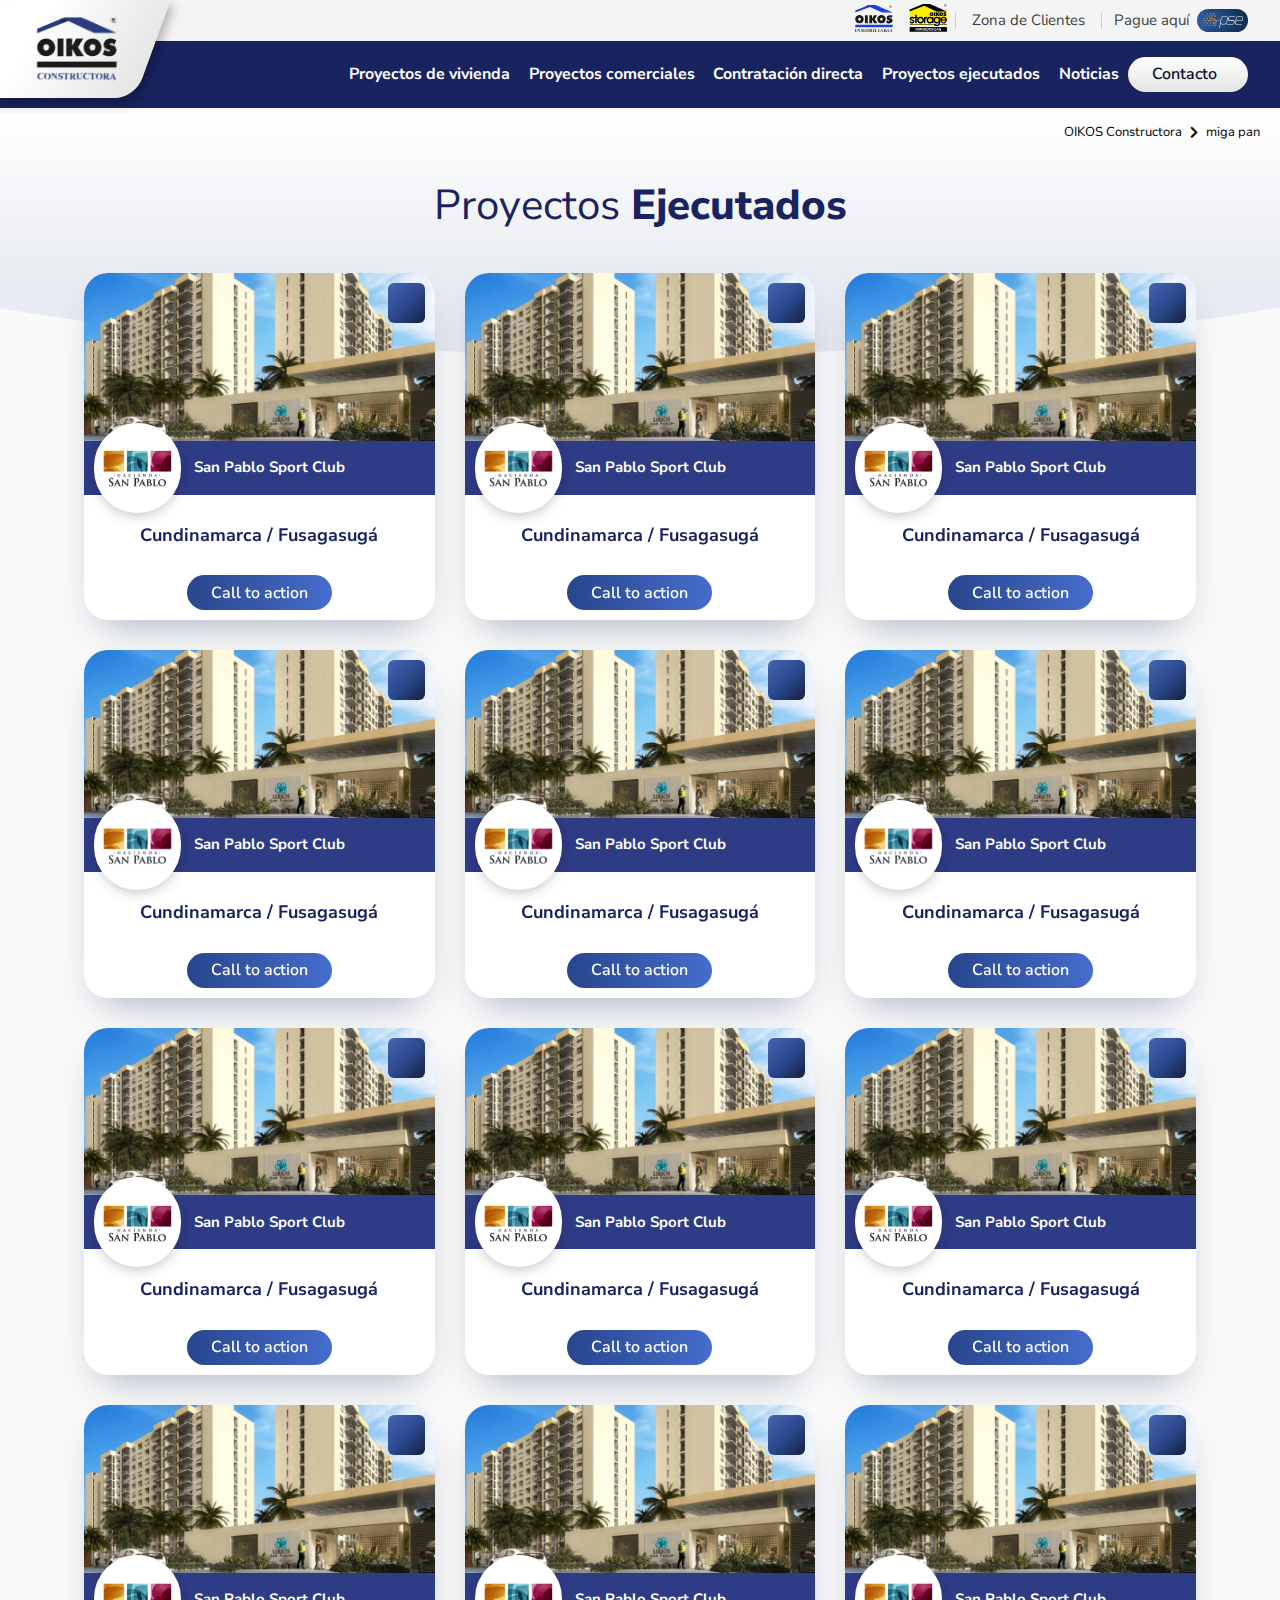
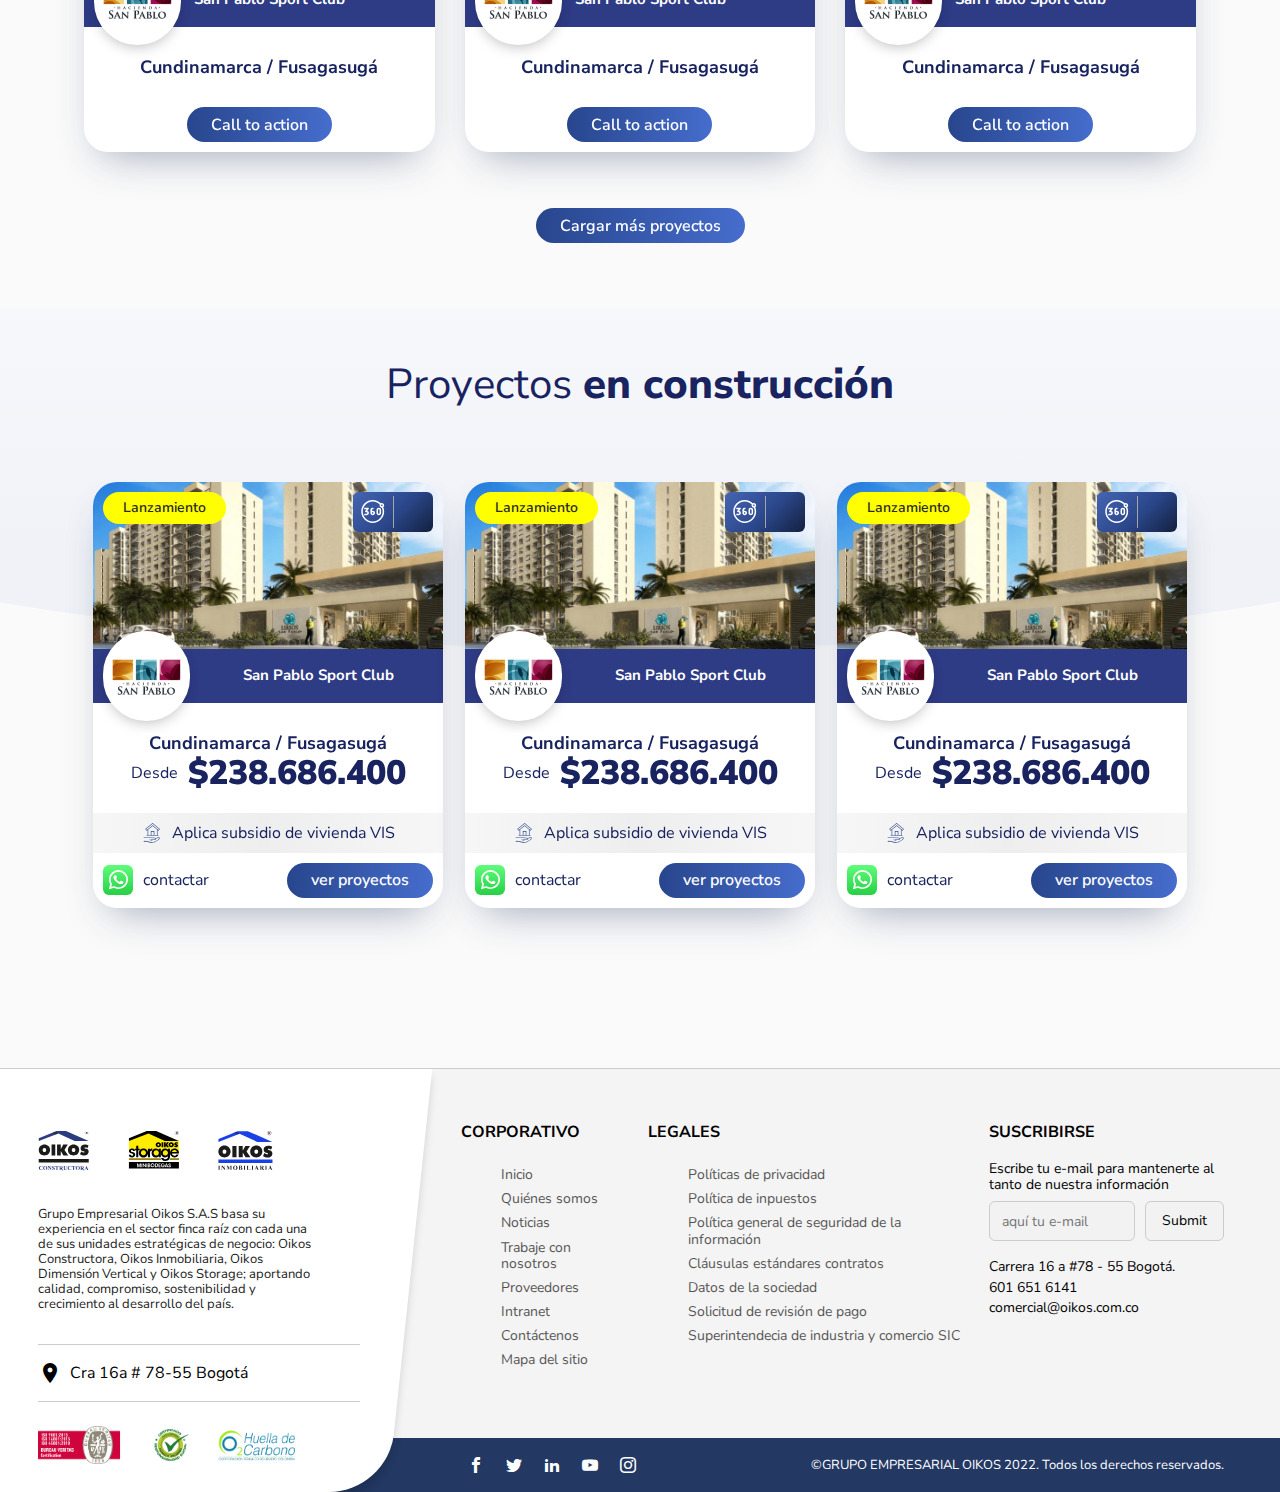
<file: proyectos_ejecutados.html>
<!DOCTYPE html>
<html lang="en">
<head>
    <meta charset="UTF-8">
    <meta http-equiv="X-UA-Compatible" content="IE=edge">
    <meta name="viewport" content="width=device-width, initial-scale=1.0">
    <title>Proyectos de vivienda</title>

    <!-- ESTILOS -->

    <link rel="preconnect" href="https://fonts.googleapis.com">
    <link rel="preconnect" href="https://fonts.gstatic.com" crossorigin>
    <link href="https://fonts.googleapis.com/css2?family=Nunito+Sans:wght@300;400;600;700;800;900&display=swap" rel="stylesheet">
    <link rel="stylesheet" href="css/normalize.css">
    <link rel="stylesheet" href="plugins/swiperjs/swiper-bundle.min.css">
    <link rel="stylesheet" href="css/estilos.css">
    <link rel="stylesheet" href="css/proyectos_vivienda.css">
    <link rel="stylesheet" href="css/proyectos_ejecutados.css">
    
    <!-- ICON FONTS-->
    <link href="https://fonts.googleapis.com/css?family=Material+Icons|Material+Icons+Outlined|Material+Icons+Two+Tone|Material+Icons+Round|Material+Icons+Sharp" rel="stylesheet">
    <link href="https://pro.fontawesome.com/releases/v5.10.0/css/all.css" rel="stylesheet">

    <!-- SCRIPT -->
    <script src="https://ajax.googleapis.com/ajax/libs/jquery/3.6.1/jquery.min.js"></script>

</head>
<body>

    <header class="header">
        <div class="topbar_h">
            <div class="cnt_inf_topbar_h">
                <a href="" class="btn_oikos_logos">
                    <img width="38" height="24" src="images/diseno/logo_inmobiliaria.svg" alt="">
                </a>
                <a href="" class="btn_oikos_logos">
                    <img width="38" height="24" src="images/diseno/logo_storage.svg" alt="">
                </a>
                <a href="" class="btn_z_clientes">
                    Zona de Clientes
                </a>
                <a href="" class="btn_pse">
                    <div class="txt_pse">Pague aquí</div>
                    <span class="ic_pse"></span>
                </a>
            </div> 
        </div>
        <div class="nav_bar_h">
    
        <h1 class="logo_pri">
            <a href="">
            Grupo Oikos
            </a>
        </h1>
    
        <nav class="nav">
            <ul>
                <li>
                    <a href="quienes_somos.html">Proyectos de vivienda</a>                            
                </li>
                <li>
                    <a href="trabaje_nosotros.hmtl">Proyectos comerciales</a>
                </li>
                <li>
                    <a href="proveedores.html">Contratación directa</a>
                </li>
                <li>
                    <a href="noticias.html">Proyectos ejecutados</a>
                </li>                   
                <li>
                    <a href="noticias.html">Noticias</a>
                </li>                   
                <a href="contacto.html" class="btn contacto_h">
                    Contacto
                </a>                
            </ul>
        </nav>
        <div class="btn_menu_movil">
            <span>
                <span></span>
                <span></span>
                <span></span>
            </span>
        </div>
        </div>
    </header>


    <body class="cuerpo">
        <div class="cnt_gen_proy_ejec">

            <div class="s_proyecto_vivienda">
                <div class="cnt_central">
                    <div class="miga">
                        <a href="">OIKOS Constructora</a>
                        <span class="fas fa-chevron-right"></span>
                        <a href="">miga pan</a>
                    </div>
    
                    <h1 class="title_section al_center"> <span>Proyectos </span> Ejecutados </h1>
                </div>
            </div>

            <section class="s_list_proy_dest">
                <div class="cnt_central">

                    <div class="cnt_list_proy_ejec">
                        <div class="card_p proy_dest">
                            <picture>
                                <!-- <span class="tag_state" style="background-color: Yellow;">Lanzamiento</span> -->
                                <div class="btns_icons">
                                    <a href="" class="btn_icon">
                                        <span class="fas fa-map-marker-alt"></span>
                                    </a>
                                </div>
                                <img width="350" height="219" src="images/diseno/proyectos_vivienda/img_proyecto.jpg" alt="">
                            </picture>
                            <h2 class="name_proyecto">
                                <picture>
                                    <img width="87" height="87" src="images/diseno/proyectos_vivienda/logo_proyecto.jpg" alt="">
                                </picture>
                                <div>San Pablo Sport Club</div>
                            </h2>
                            <div class="datos_proyecto">
                                <h3>Cundinamarca / Fusagasugá</h3>
                            </div>
                            <div class="ctas_proyectos">
                                <a href="" class="btn">Call to action</a>
                            </div>
                        </div>
                        <div class="card_p proy_dest">
                            <picture>
                                <!-- <span class="tag_state" style="background-color: Yellow;">Lanzamiento</span> -->
                                <div class="btns_icons">
                                    <a href="" class="btn_icon">
                                        <span class="fas fa-map-marker-alt"></span>
                                    </a>
                                </div>
                                <img width="350" height="219" src="images/diseno/proyectos_vivienda/img_proyecto.jpg" alt="">
                            </picture>
                            <h2 class="name_proyecto">
                                <picture>
                                    <img width="87" height="87" src="images/diseno/proyectos_vivienda/logo_proyecto.jpg" alt="">
                                </picture>
                                <div>San Pablo Sport Club</div>
                            </h2>
                            <div class="datos_proyecto">
                                <h3>Cundinamarca / Fusagasugá</h3>
                            </div>
                            <div class="ctas_proyectos">
                                <a href="" class="btn">Call to action</a>
                            </div>
                        </div>
                        <div class="card_p proy_dest">
                            <picture>
                                <!-- <span class="tag_state" style="background-color: Yellow;">Lanzamiento</span> -->
                                <div class="btns_icons">
                                    <a href="" class="btn_icon">
                                        <span class="fas fa-map-marker-alt"></span>
                                    </a>
                                </div>
                                <img width="350" height="219" src="images/diseno/proyectos_vivienda/img_proyecto.jpg" alt="">
                            </picture>
                            <h2 class="name_proyecto">
                                <picture>
                                    <img width="87" height="87" src="images/diseno/proyectos_vivienda/logo_proyecto.jpg" alt="">
                                </picture>
                                <div>San Pablo Sport Club</div>
                            </h2>
                            <div class="datos_proyecto">
                                <h3>Cundinamarca / Fusagasugá</h3>
                            </div>
                            <div class="ctas_proyectos">
                                <a href="" class="btn">Call to action</a>
                            </div>
                        </div>
                        <div class="card_p proy_dest">
                            <picture>
                               <!--  <span class="tag_state" style="background-color: Yellow;">Lanzamiento</span> -->
                                <div class="btns_icons">
                                    <a href="" class="btn_icon">
                                        <span class="fas fa-map-marker-alt"></span>
                                    </a>
                                </div>
                                <img width="350" height="219" src="images/diseno/proyectos_vivienda/img_proyecto.jpg" alt="">
                            </picture>
                            <h2 class="name_proyecto">
                                <picture>
                                    <img width="87" height="87" src="images/diseno/proyectos_vivienda/logo_proyecto.jpg" alt="">
                                </picture>
                                <div>San Pablo Sport Club</div>
                            </h2>
                            <div class="datos_proyecto">
                                <h3>Cundinamarca / Fusagasugá</h3>
                            </div>
                            <div class="ctas_proyectos">
                                <a href="" class="btn">Call to action</a>
                            </div>
                        </div>
                        <div class="card_p proy_dest">
                            <picture>
                                <!-- <span class="tag_state" style="background-color: Yellow;">Lanzamiento</span> -->
                                <div class="btns_icons">
                                    <a href="" class="btn_icon">
                                        <span class="fas fa-map-marker-alt"></span>
                                    </a>
                                </div>
                                <img width="350" height="219" src="images/diseno/proyectos_vivienda/img_proyecto.jpg" alt="">
                            </picture>
                            <h2 class="name_proyecto">
                                <picture>
                                    <img width="87" height="87" src="images/diseno/proyectos_vivienda/logo_proyecto.jpg" alt="">
                                </picture>
                                <div>San Pablo Sport Club</div>
                            </h2>
                            <div class="datos_proyecto">
                                <h3>Cundinamarca / Fusagasugá</h3>
                            </div>
                            <div class="ctas_proyectos">
                                <a href="" class="btn">Call to action</a>
                            </div>
                        </div>
                        <div class="card_p proy_dest">
                            <picture>
                                <!-- <span class="tag_state" style="background-color: Yellow;">Lanzamiento</span> -->
                                <div class="btns_icons">
                                    <a href="" class="btn_icon">
                                        <span class="fas fa-map-marker-alt"></span>
                                    </a>
                                </div>
                                <img width="350" height="219" src="images/diseno/proyectos_vivienda/img_proyecto.jpg" alt="">
                            </picture>
                            <h2 class="name_proyecto">
                                <picture>
                                    <img width="87" height="87" src="images/diseno/proyectos_vivienda/logo_proyecto.jpg" alt="">
                                </picture>
                                <div>San Pablo Sport Club</div>
                            </h2>
                            <div class="datos_proyecto">
                                <h3>Cundinamarca / Fusagasugá</h3>
                            </div>
                            <div class="ctas_proyectos">
                                <a href="" class="btn">Call to action</a>
                            </div>
                        </div>
                        <div class="card_p proy_dest">
                            
                            <picture>
                                <!-- <span class="tag_state" style="background-color: Yellow;">Lanzamiento</span> -->
                                <div class="btns_icons">
                                    <a href="" class="btn_icon">
                                        <span class="fas fa-map-marker-alt"></span>
                                    </a>
                                </div>
                                <img width="350" height="219" src="images/diseno/proyectos_vivienda/img_proyecto.jpg" alt="">
                            </picture>
                            <h2 class="name_proyecto">
                                <picture>
                                    <img width="87" height="87" src="images/diseno/proyectos_vivienda/logo_proyecto.jpg" alt="">
                                </picture>
                                <div>San Pablo Sport Club</div>
                            </h2>
                            <div class="datos_proyecto">
                                <h3>Cundinamarca / Fusagasugá</h3>
                            </div>
                            <div class="ctas_proyectos">
                                <a href="" class="btn">Call to action</a>
                            </div>
                        </div>
                        <div class="card_p proy_dest">
                            <picture>
                                <!-- <span class="tag_state" style="background-color: Yellow;">Lanzamiento</span> -->
                                <div class="btns_icons">
                                    <a href="" class="btn_icon">
                                        <span class="fas fa-map-marker-alt"></span>
                                    </a>
                                </div>
                                <img width="350" height="219" src="images/diseno/proyectos_vivienda/img_proyecto.jpg" alt="">
                            </picture>
                            <h2 class="name_proyecto">
                                <picture>
                                    <img width="87" height="87" src="images/diseno/proyectos_vivienda/logo_proyecto.jpg" alt="">
                                </picture>
                                <div>San Pablo Sport Club</div>
                            </h2>
                            <div class="datos_proyecto">
                                <h3>Cundinamarca / Fusagasugá</h3>
                            </div>
                            <div class="ctas_proyectos">
                                <a href="" class="btn">Call to action</a>
                            </div>
                        </div>
                        <div class="card_p proy_dest">
                            <picture>
                                <!-- <span class="tag_state" style="background-color: Yellow;">Lanzamiento</span> -->
                                <div class="btns_icons">
                                    <a href="" class="btn_icon">
                                        <span class="fas fa-map-marker-alt"></span>
                                    </a>
                                </div>
                                <img width="350" height="219" src="images/diseno/proyectos_vivienda/img_proyecto.jpg" alt="">
                            </picture>
                            <h2 class="name_proyecto">
                                <picture>
                                    <img width="87" height="87" src="images/diseno/proyectos_vivienda/logo_proyecto.jpg" alt="">
                                </picture>
                                <div>San Pablo Sport Club</div>
                            </h2>
                            <div class="datos_proyecto">
                                <h3>Cundinamarca / Fusagasugá</h3>
                            </div>
                            <div class="ctas_proyectos">
                                <a href="" class="btn">Call to action</a>
                            </div>
                        </div>
                        <div class="card_p proy_dest">
                            
                            <picture>
                                <!-- <span class="tag_state" style="background-color: Yellow;">Lanzamiento</span> -->
                                <div class="btns_icons">
                                    <a href="" class="btn_icon">
                                        <span class="fas fa-map-marker-alt"></span>
                                    </a>
                                </div>
                                <img width="350" height="219" src="images/diseno/proyectos_vivienda/img_proyecto.jpg" alt="">
                            </picture>
                            <h2 class="name_proyecto">
                                <picture>
                                    <img width="87" height="87" src="images/diseno/proyectos_vivienda/logo_proyecto.jpg" alt="">
                                </picture>
                                <div>San Pablo Sport Club</div>
                            </h2>
                            <div class="datos_proyecto">
                                <h3>Cundinamarca / Fusagasugá</h3>
                            </div>
                            <div class="ctas_proyectos">
                                <a href="" class="btn">Call to action</a>
                            </div>
                        </div>
                        <div class="card_p proy_dest">
                            <picture>
                                <!-- <span class="tag_state" style="background-color: Yellow;">Lanzamiento</span> -->
                                <div class="btns_icons">
                                    <a href="" class="btn_icon">
                                        <span class="fas fa-map-marker-alt"></span>
                                    </a>
                                </div>
                                <img width="350" height="219" src="images/diseno/proyectos_vivienda/img_proyecto.jpg" alt="">
                            </picture>
                            <h2 class="name_proyecto">
                                <picture>
                                    <img width="87" height="87" src="images/diseno/proyectos_vivienda/logo_proyecto.jpg" alt="">
                                </picture>
                                <div>San Pablo Sport Club</div>
                            </h2>
                            <div class="datos_proyecto">
                                <h3>Cundinamarca / Fusagasugá</h3>
                            </div>
                            <div class="ctas_proyectos">
                                <a href="" class="btn">Call to action</a>
                            </div>
                        </div>
                        <div class="card_p proy_dest">
                            <picture>
                                <!-- <span class="tag_state" style="background-color: Yellow;">Lanzamiento</span> -->
                                <div class="btns_icons">
                                    <a href="" class="btn_icon">
                                        <span class="fas fa-map-marker-alt"></span>
                                    </a>
                                </div>
                                <img width="350" height="219" src="images/diseno/proyectos_vivienda/img_proyecto.jpg" alt="">
                            </picture>
                            <h2 class="name_proyecto">
                                <picture>
                                    <img width="87" height="87" src="images/diseno/proyectos_vivienda/logo_proyecto.jpg" alt="">
                                </picture>
                                <div>San Pablo Sport Club</div>
                            </h2>
                            <div class="datos_proyecto">
                                <h3>Cundinamarca / Fusagasugá</h3>
                            </div>
                            <div class="ctas_proyectos">
                                <a href="" class="btn">Call to action</a>
                            </div>
                        </div>
                    </div>
                    <div class="row_bnt">
                        <div class="btn">Cargar más proyectos</div>
                    </div>

                </div>
            </section>

            <section class="s_carr_proy">

                <span class="bg_round">
                    <span></span>
                </span>

                <div class="cnt_central">

                    <h2 class="title_section al_center"> <span>Proyectos </span> en construcción </h2>

                    <div class="cnt_car_proy_dest">
                        <div class="swiper-container">
                            <div class="swiper-wrapper">
                                <div class="swiper-slide">
                                    <div class="card_p">
                                        <picture>
                                            <span class="tag_state" style="background-color: Yellow;">Lanzamiento</span>
                                            <div class="btns_icons">
                                                <a href="" class="btn_icon">
                                                    <img src="images/diseno/proyectos_vivienda/icon_360.svg" width="20" height="20"  alt="">
                                                </a>
                                                <a href="" class="btn_icon">
                                                    <span class="fas fa-map-marker-alt"></span>
                                                </a>
                                            </div>
                                            <img width="350" height="219" src="images/diseno/proyectos_vivienda/img_proyecto.jpg" alt="">
                                        </picture>
                                        <h2 class="name_proyecto">
                                            <picture>
                                                <img width="87" height="87" src="images/diseno/proyectos_vivienda/logo_proyecto.jpg" alt="">
                                            </picture>
                                            <div>San Pablo Sport Club</div>
                                        </h2>
                                        <div class="datos_proyecto">
                                            <h3>Cundinamarca / Fusagasugá</h3>
                                            <h4><span>Desde</span> $238.686.400 </h4>
                                        </div>
                                        <div class="franja_p">
                                            <img width="20" height="20" src="images/diseno/proyectos_vivienda/icono_proyecto.svg" alt="">
                                            <span> Aplica subsidio de vivienda VIS </span>
                                        </div>
                                        <div class="ctas_proyectos">
                                            <a href="" class="btn_whatsapp">
                                                <span class="fab fa-whatsapp"></span> contactar
                                            </a>
                                            <a href="" class="btn">ver proyectos</a>
                                        </div>
                                    </div>
                                </div>
                                <div class="swiper-slide">
                                    <div class="card_p">
                                        <picture>
                                            <span class="tag_state" style="background-color: Yellow;">Lanzamiento</span>
                                            <div class="btns_icons">
                                                <a href="" class="btn_icon">
                                                    <img src="images/diseno/proyectos_vivienda/icon_360.svg" width="20" height="20"  alt="">
                                                </a>
                                                <a href="" class="btn_icon">
                                                    <span class="fas fa-map-marker-alt"></span>
                                                </a>
                                            </div>
                                            <img width="350" height="219" src="images/diseno/proyectos_vivienda/img_proyecto.jpg" alt="">
                                        </picture>
                                        <h2 class="name_proyecto">
                                            <picture>
                                                <img width="87" height="87" src="images/diseno/proyectos_vivienda/logo_proyecto.jpg" alt="">
                                            </picture>
                                            <div>San Pablo Sport Club</div>
                                        </h2>
                                        <div class="datos_proyecto">
                                            <h3>Cundinamarca / Fusagasugá</h3>
                                            <h4><span>Desde</span> $238.686.400 </h4>
                                        </div>
                                        <div class="franja_p">
                                            <img width="20" height="20" src="images/diseno/proyectos_vivienda/icono_proyecto.svg" alt="">
                                            <span> Aplica subsidio de vivienda VIS </span>
                                        </div>
                                        <div class="ctas_proyectos">
                                            <a href="" class="btn_whatsapp">
                                                <span class="fab fa-whatsapp"></span> contactar
                                            </a>
                                            <a href="" class="btn">ver proyectos</a>
                                        </div>
                                    </div>
                                </div>
                                <div class="swiper-slide">
                                    <div class="card_p">
                                        <picture>
                                            <span class="tag_state" style="background-color: Yellow;">Lanzamiento</span>
                                            <div class="btns_icons">
                                                <a href="" class="btn_icon">
                                                    <img src="images/diseno/proyectos_vivienda/icon_360.svg" width="20" height="20"  alt="">
                                                </a>
                                                <a href="" class="btn_icon">
                                                    <span class="fas fa-map-marker-alt"></span>
                                                </a>
                                            </div>
                                            <img width="350" height="219" src="images/diseno/proyectos_vivienda/img_proyecto.jpg" alt="">
                                        </picture>
                                        <h2 class="name_proyecto">
                                            <picture>
                                                <img width="87" height="87" src="images/diseno/proyectos_vivienda/logo_proyecto.jpg" alt="">
                                            </picture>
                                            <div>San Pablo Sport Club</div>
                                        </h2>
                                        <div class="datos_proyecto">
                                            <h3>Cundinamarca / Fusagasugá</h3>
                                            <h4><span>Desde</span> $238.686.400 </h4>
                                        </div>
                                        <div class="franja_p">
                                            <img width="20" height="20" src="images/diseno/proyectos_vivienda/icono_proyecto.svg" alt="">
                                            <span> Aplica subsidio de vivienda VIS </span>
                                        </div>
                                        <div class="ctas_proyectos">
                                            <a href="" class="btn_whatsapp">
                                                <span class="fab fa-whatsapp"></span> contactar
                                            </a>
                                            <a href="" class="btn">ver proyectos</a>
                                        </div>
                                    </div>
                                </div>
                            </div>
                        </div>
                        <div class="swiper-button-next"></div>
                        <div class="swiper-button-prev"></div>
                    </div>
                </div>
            </section>
        </div>
        
        
    </body>


    <!-- FOOTER -->

    <footer class="footer">
        <div class="cnt_lat_pie">
            <div class="cnt_gen_inf_lat_pie">
                <div class="cnt_logos_pie">
                    <a href="" class="logo_pie">
                        <img src="images/diseno/logo_constructora.svg" alt="">
                    </a>
                    <a href="" class="logo_pie">
                        <img src="images/diseno/logo_storage.svg" alt="">
                    </a>
                    <a href="" class="logo_pie">
                        <img src="images/diseno/logo_inmobiliaria.svg" alt="">
                    </a>
                </div>
                <div class="txt_pie">
                    Grupo Empresarial Oikos S.A.S basa su experiencia en el sector finca raíz con cada una de sus unidades estratégicas de negocio: Oikos Constructora, Oikos Inmobiliaria, Oikos Dimensión Vertical y Oikos Storage; aportando calidad, compromiso, sostenibilidad y crecimiento al desarrollo del país.
                </div>
                <div class="direccion_pie">
                    <span class="material-icons">place</span>
                    Cra 16a # 78-55 Bogotá
                </div>
                <div class="cnt_gen_cert_pie">
                    <div class="logo_cert_pie">
                        <img src="images/diseno/logo_verias.png" alt="">
                    </div>
                    <div class="logo_cert_pie">
                        <img src="images/diseno/logo_fenalco.png" alt="">
                    </div>
                    <div class="logo_cert_pie">
                        <img src="images/diseno/logo_co2.png" alt="">
                    </div>
                </div>
            </div>
        </div>
        <div class="cnt_mid_pie">
            <div class="col_mid_men_pie">
                <div class="h_cl_pie">
                    Corporativo
                </div>
                <ul class="menu_pie">
                    <li>
                        <a href="">
                            Inicio
                        </a>
                    </li>
                    <li>
                        <a href="">
                            Quiénes somos
                        </a>
                    </li>
                    <li>
                        <a href="">
                            Noticias
                        </a>
                    </li>
                    <li>
                        <a href="">
                            Trabaje con nosotros
                        </a>
                    </li>
                    <li>
                        <a href="">
                            Proveedores
                        </a>
                    </li>
                    <li>
                        <a href="">
                            Intranet
                        </a>
                    </li>
                    <li>
                        <a href="">
                            Contáctenos
                        </a>
                    </li>
                    <li>
                        <a href="">
                            Mapa del sitio
                        </a>
                    </li>
                </ul>
            </div>
            <div class="col_mid_men_pie">
                <div class="h_cl_pie">
                    Legales
                </div>
                <ul class="menu_pie">
                    <li>
                        <a href="">
                            Políticas de privacidad
                        </a>
                    </li>
                    <li>
                        <a href="">
                            Política de inpuestos
                        </a>
                    </li>
                    <li>
                        <a href="">
                            Política general de seguridad de la información
                        </a>
                    </li>
                    <li>
                        <a href="">
                            Cláusulas estándares contratos
                        </a>
                    </li>
                    <li>
                        <a href="">
                            Datos de la sociedad
                        </a>
                    </li>
                    <li>
                        <a href="">
                            Solicitud de revisión de pago
                        </a>
                    </li>
                    <li>
                        <a href="">
                            Superintendecia de industria y comercio SIC
                        </a>
                    </li>
                </ul>
            </div>
            <div class="col_susc_pie">
                <div class="h_cl_pie">
                    Suscribirse
                </div>
    
                <div class="cnt_gen_susc_pie">
                    <div class="txt_susc_pie">
                        Escribe tu e-mail para mantenerte al tanto de nuestra información
                    </div>
                    <form action="" class="form_susc">
                        <input type="email" class="campo_susc_pie" placeholder="aquí tu e-mail"/>
                        <input type="submit" class="bnt_susc">
                    </form>
                </div>
                <div class="datos_pie">
                    <div>
                        Carrera 16 a #78 - 55 Bogotá.
                    </div>
                    <div>
                        601 651 6141
                    </div>
                    <div>
                        comercial@oikos.com.co
                    </div>
                </div>
            </div>
        </div>
        <div class="cnt_bot_pie">
            <div class="cnt_redes_pie">
                <div class="red_pie ic_fb"></div>
                <div class="red_pie ic_tw"></div>
                <div class="red_pie ic_in"></div>
                <div class="red_pie ic_yt"></div>
                <div class="red_pie ic_ig"></div>
            </div>
            <div class="copyr_pie">
                ©GRUPO EMPRESARIAL OIKOS 2022. Todos los derechos reservados.
            </div>
        </div>
    </footer>

    <!-- SCRIPT -->

    <script src="plugins/swiperjs/swiper-bundle.min.js"></script>
    <script src="js/funciones.js"></script>

</body>
</html>
</file>
<file: css/estilos.css>
* {
  font-family: "Nunito Sans", sans-serif;
  box-sizing: border-box;
}

[class^=icon-],
[class*=" icon-"] {
  /* use !important to prevent issues with browser extensions that change fonts */
  font-family: "icomoon" !important;
  font-style: normal;
  font-weight: normal;
  font-variant: normal;
  text-transform: none;
  line-height: 1;
  /* Better Font Rendering =========== */
  -webkit-font-smoothing: antialiased;
  -moz-osx-font-smoothing: grayscale;
}

.ic_sk:before {
  content: "\eac5";
}

.ic_vm:before {
  content: "\eaa0";
}

.ic_pt:before {
  content: "\e900";
}

.ic_in:before {
  content: "\eaca";
}

.ic_bg:before {
  content: "\eab7";
}

.ic_yt:before {
  content: "\ea9d";
}

.ic_rss:before {
  content: "\ea9b";
}

.ic_tw:before {
  content: "\ea96";
}

.ic_wa:before {
  content: "\ea93";
}

.ic_ig:before {
  content: "\ea92";
}

.ic_fb:before {
  content: "\ea90";
}

.ic_share:before {
  content: "\e90a";
}

.ic_gp:before {
  content: "\e909";
}

@font-face {
  font-family: "icomoon";
  src: url("../fonts/icomoon.eot?c7s859");
  src: url("../fonts/icomoon.eot?c7s859#iefix") format("embedded-opentype"), url("../fonts/icomoon.ttf?c7s859") format("truetype"), url("../fonts/icomoon.woff?c7s859") format("woff"), url("../fonts/icomoon.svg?c7s859#icomoon") format("svg");
  font-weight: normal;
  font-style: normal;
}
html {
  scroll-behavior: smooth;
}

:root {
  --c_pri:#0A102D;
  --color-c2:#182360;
  --color-c3:#F0F2F7;
  --color-c4:#FFFFFF;
  --color-grad_blanco:linear-gradient(104.32deg, #FFFFFF 0%, #E4E4E4 100%), #C2C2C2;
  --color-grad_azul_osc:linear-gradient(135.57deg, #4565B3 0%, #2B478B 54.17%, #13203E 100%);
  --color-grad_azul_cla:linear-gradient(115.4deg, #2B478B 29.76%, #5077D6 85.08%);
}

.cont_input {
  display: grid;
  grid-template-columns: 1fr;
}

.cont_input_x2 {
  display: grid;
  grid-template-columns: 1fr 1fr;
  gap: 10px;
}

input, select, textarea {
  width: 100%;
  background: #F2F2F2;
  border: 1px solid #E1E1E1;
  border-radius: 6px;
}

.btn {
  background: linear-gradient(90deg, #28468D 0%, #466DCD 100%);
  border-radius: 100px;
  font-weight: 700;
  border: 0;
  outline: 0;
  height: 35px;
  min-width: 120px;
  display: flex;
  gap: 10px;
  align-items: center;
}

.btn_link_reset {
  color: #FF0000;
  font-weight: 400;
  display: flex;
  align-items: center;
  gap: 8px;
  border: 0;
  outline: 0;
  background-color: transparent;
  font-size: 15px;
  cursor: pointer;
  position: relative;
}
.btn_link_reset span {
  font-weight: 400;
}

img, a {
  border: 0;
}

a {
  text-decoration: none;
}

h1,
h2,
h3,
h4,
h5,
h6 {
  margin: 0;
  padding: 0;
  font-weight: 800;
}

img,
object,
embed,
video,
iframe {
  max-width: 100%;
}

h1 {
  font-size: 53px;
}

/* HEADER */
.header {
  width: 100%;
  position: fixed;
  top: 0;
  left: 0;
  z-index: 30;
}

.topbar_h {
  width: 100%;
  background: #f4f4f4;
  box-sizing: border-box;
  padding: 4px 2.5%;
  display: flex;
  justify-content: flex-end;
}

.cnt_inf_topbar_h {
  display: flex;
  align-items: center;
}

.btn_z_clientes {
  padding: 0 16px;
  font-size: 15px;
  color: #3f3f3f;
  display: block;
  border-left: 1px solid #ccc;
  border-right: 1px solid #ccc;
}

.btn_z_clientes:hover {
  color: var(--c_link);
}

.btn_oikos_logos {
  display: inline-block;
  margin: 0 8px;
}
.btn_oikos_logos img {
  width: 100%;
  height: 100%;
  object-fit: contain;
  max-width: 38px;
}

.btn_pse {
  padding: 0 0 0 12px;
  display: flex;
  align-items: center;
}

.btn_pse:hover .txt_pse {
  color: var(--c_link);
}

.txt_pse {
  font-size: 15px;
  color: #3f3f3f;
  padding-right: 8px;
}

.ic_pse {
  width: 51px;
  height: 23px;
  background: url(../images/diseno/pse.svg) no-repeat center;
  border-radius: 11.5px;
  background-image: #EFEFEF;
  background-size: auto 100%;
  display: block;
}

.nav_bar_h {
  width: 100%;
  background: var(--color-c2);
  display: flex;
  justify-content: flex-end;
  box-sizing: border-box;
  padding: 16px 2.5%;
}

.logo_pri {
  width: 153px;
  height: 98px;
  transform: skewX(-20deg);
  background: linear-gradient(104.32deg, #FFFFFF 20.83%, #E4E4E4 100%), #FFFFFF;
  box-shadow: 5px 5px 10px rgba(0, 0, 0, 0.28);
  text-indent: -999em;
  border-radius: 0 0 20px 0;
  position: absolute;
  top: 0;
  left: 0;
  margin: 0;
}
.logo_pri a {
  width: 100%;
  height: 100%;
  display: block;
  transform: skewX(20deg);
  background: url(../images/diseno/logo_constructora.svg) no-repeat center;
  background-size: auto 65%;
}
.logo_pri:after {
  content: "";
  width: 13%;
  height: 50%;
  background: #fff;
  position: absolute;
  top: 0;
  left: -7%;
  transform: skewX(20deg);
}

.nav {
  width: 80%;
  justify-content: flex-end;
  transition: 400ms ease-out;
}
.nav ul {
  width: auto;
  display: flex;
  justify-content: flex-end;
  margin: 0;
}
.nav ul li {
  margin: 0 2%;
  color: #fff;
  list-style: none;
}
.nav ul li a {
  color: #fff;
  display: flex;
  height: 100%;
  align-items: center;
  position: relative;
  font-weight: bold;
}
.nav ul li a:before {
  content: "";
  width: 8px;
  height: 8px;
  background: #fff;
  border-radius: 50%;
  position: absolute;
  top: 0;
  left: -14px;
  opacity: 0;
  transition: all 0.3s;
}
.nav ul li:hover a:before, .nav ul li.active a:before {
  top: 50%;
  transform: translateY(-50%);
  opacity: 1;
}

.btn {
  font-size: 16px;
  color: #fff;
  background: linear-gradient(90deg, #28468D 0%, #466DCD 100%);
  padding: 4px 24px;
  border-radius: 35px;
  cursor: pointer;
  position: relative;
  z-index: 1;
  overflow: hidden;
  font-weight: 600;
  display: inline-flex;
}
.btn:before {
  content: "";
  width: 100%;
  height: 100%;
  position: absolute;
  top: 0;
  left: -100%;
  z-index: -1;
  border-radius: 100px;
  background: rgba(1, 37, 200, 0.7058823529);
  transition: all 0.3s;
  mix-blend-mode: luminosity;
}
.btn:hover:before {
  border-radius: 0;
  left: 0;
}

.btn.contacto_h {
  color: var(--c_pri);
  background: linear-gradient(180deg, #FFFFFF 0%, #E4E4E4 100%);
}
.btn.contacto_h:before {
  mix-blend-mode: darken;
}
.btn.contacto_h:hover {
  color: #fff;
}

.btn_menu_movil {
  display: none;
}

.cuerpo {
  width: 100%;
  position: relative;
  padding-top: 93px;
  display: block;
  flex-direction: column;
  justify-content: center;
  background-color: #FAFAFA;
}

.cnt_central {
  width: 100%;
  max-width: 1280px;
  margin: 0 auto;
  position: relative;
  padding: 0 20px;
}

.miga {
  font-size: 13px;
  padding: 12px 0;
  box-sizing: border-box;
  text-align: right;
  display: flex;
  align-items: center;
  justify-content: flex-end;
  gap: 8px;
  position: relative;
  font-weight: 400;
  text-align: right;
  margin: 20px 0 0;
}
.miga a {
  color: #000;
}
.miga a:hover {
  text-decoration: underline;
}

.title_section {
  font-size: 42px;
  color: var(--color-c2);
  font-weight: 800;
  margin: 30px auto 40px;
}
.title_section span {
  font-weight: 400;
}

.al_left {
  text-align: left;
  justify-content: flex-start;
}

.al_center {
  text-align: center;
  justify-content: center;
}

.al_right {
  text-align: right;
  justify-content: flex-end;
}

/* FOOTER */
.footer {
  width: 100%;
  background: #f4f4f4;
  border-top: 1px solid #ccc;
  position: relative;
  min-height: 370px;
}

.cnt_lat_pie {
  width: 32%;
  height: 100%;
  z-index: 2;
  position: absolute;
  box-sizing: border-box;
  padding: 62px 48px 64px 40px;
  background: #fff;
  border-radius: 0 0 58px 0;
  transform: skewX(-6deg);
  box-shadow: 0px 8px 8px rgba(0, 0, 0, 0.15);
}
.cnt_lat_pie:before {
  content: "";
  width: 50%;
  height: 100%;
  position: absolute;
  top: 0;
  left: 0;
  background: #fff;
  z-index: 0;
  transform: skewX(6deg);
}

.cnt_gen_inf_lat_pie {
  width: 100%;
  transform: skewX(6deg);
  position: relative;
  z-index: 1;
  display: flex;
  flex-flow: column;
  justify-content: space-around;
  text-align: left;
}

.cnt_logos_pie {
  width: 100%;
  display: flex;
  column-gap: 8%;
}

.logo_pie {
  width: 20%;
}

.txt_pie {
  width: 100%;
  font-size: 13px;
  color: #1B1B1A;
  padding: 32px 40px 32px 0;
}

.direccion_pie {
  width: 100%;
  display: flex;
  align-items: center;
  gap: 8px;
  text-align: left;
  padding: 16px 0;
  border-top: 1px solid #ccc;
  border-bottom: 1px solid #ccc;
  margin-bottom: 24px;
}

.cnt_gen_cert_pie {
  width: 100%;
  display: flex;
  column-gap: 8%;
}

.logo_cert_pie img {
  height: auto;
  max-height: 38px;
  object-fit: cover;
}

.cnt_mid_pie {
  width: 100%;
  padding: 54px 0 110px;
  padding-left: 36%;
  padding-right: 56px;
  box-sizing: border-box;
  display: flex;
  column-gap: 24px;
}

.col_mid_men_pie {
  text-align: left;
  position: relative;
  flex-grow: 1;
}

.col_susc_pie {
  width: 32%;
  text-align: left;
  flex-grow: 1;
}

.h_cl_pie {
  width: 100%;
  font-size: 16px;
  color: #000;
  font-weight: bold;
  padding-bottom: 12px;
  text-transform: uppercase;
}
.h_cl_pie.active:before {
  transition: 300ms ease-out;
  transform: rotate(180deg);
}

.menu_pie {
  width: 100%;
  font-size: 14px;
  list-style: none;
  transition: none;
}
.menu_pie li {
  width: 100%;
  margin: 8px 0;
}
.menu_pie li a {
  color: #1B1B1A;
  opacity: 0.75;
  width: auto;
}
.menu_pie li a:hover {
  color: var(--c_link);
}

.cnt_gen_susc_pie {
  width: 100%;
  font-size: 14px;
  padding: 8px 0;
}

.txt_susc_pie {
  width: 100%;
}

.form_susc {
  width: 100%;
  display: flex;
  padding: 8px 0;
  gap: 10px;
}

.campo_susc_pie {
  width: 65%;
  height: 40px;
  font-size: 14px;
  color: #666;
  border: 1px solid #ccc;
  padding: 0 12px;
}

.bnt_susc {
  width: 35%;
  height: 40px;
  font-size: 14px;
  color: #000;
  border: 1px solid #ccc;
  cursor: pointer;
}
.bnt_susc:hover {
  background: var(--c_pri);
  color: #FFF;
}

.datos_pie {
  font-size: 14px;
  color: #000;
}
.datos_pie > div {
  width: 100%;
  display: block;
  padding: 2px 0;
}

.cnt_bot_pie {
  width: 100%;
  padding: 12px 0;
  padding-left: 36%;
  padding-right: 56px;
  box-sizing: border-box;
  display: flex;
  background: #233862;
  justify-content: space-between;
  align-items: center;
  position: absolute;
  bottom: 0;
  left: 0;
  z-index: 1;
}

.cnt_redes_pie {
  display: flex;
  align-items: center;
  column-gap: 8px;
}

.red_pie {
  font-family: "icomoon";
  width: 30px;
  height: 30px;
  text-align: center;
  line-height: 30px;
  font-size: 16px;
  color: #fff;
  cursor: pointer;
}
.red_pie:hover {
  background: #fff;
  color: #233862;
}

.copyr_pie {
  font-size: 13px;
  color: #fff;
}

/******/
/****** SECCION CARRUSEL PROYECTOS ******/
.s_carr_proy {
  width: 100%;
  position: relative;
  padding: 24px 0 80px;
}

.bg_round {
  width: 100%;
  background: linear-gradient(180deg, rgba(233, 237, 247, 0.4) 0%, rgb(240, 242, 247) 72.6%), #FFFFFF;
  height: 340px;
  position: absolute;
  top: 0;
  left: 0;
  display: block;
  z-index: 0;
}
.bg_round span {
  content: "";
  display: block;
  position: absolute;
  left: 0;
  right: 0;
  bottom: -2px;
  background: url(../images/diseno/proyectos_vivienda/curva_bg.svg) no-repeat;
  background-size: cover;
  background-position: center top;
  z-index: 1;
  width: 100%;
  height: 100%;
  max-height: 145px;
  pointer-events: none;
}

.cnt_car_proy_dest {
  width: 100%;
  box-sizing: border-box;
  position: relative;
  padding: 32px 0;
}
.cnt_car_proy_dest .card_p {
  width: 95%;
  max-width: 350px;
  margin: auto;
}
.cnt_car_proy_dest .swiper-container {
  overflow: hidden;
  padding: 0 5% 48px;
}
.cnt_car_proy_dest .swiper-slide {
  height: auto;
  justify-content: center;
  text-align: center;
}
.cnt_car_proy_dest .swiper-button-next, .cnt_car_proy_dest .swiper-button-prev {
  width: 40px;
  height: 40px;
  background-size: 100% auto;
  border-color: #13203E;
}

.precio_usd {
  color: #436ac9;
  width: 100%;
  text-align: center;
  font-size: 14px;
}

.precio_usd b {
  font-size: 18px;
}

/*********************/
@media screen and (max-width: 1400px) {
  .nav ul li {
    margin: 0 1%;
  }
}
@media screen and (max-width: 1200px) {
  .nav ul li a {
    font-size: 15px;
    font-weight: 600;
    text-align: center;
  }
}
@media screen and (max-width: 1050px) {
  .ic_pse {
    height: 18px;
    width: 40px;
  }
  .btn_z_clientes, .txt_pse {
    font-size: 12px;
  }
  .nav_bar_h {
    padding: 0 24px;
  }
  .logo_pri {
    width: 136px;
    height: 78px;
  }
  .nav {
    position: fixed;
    top: 0;
    right: -100%;
    z-index: 2;
    background: var(--color-c2);
    box-sizing: border-box;
    padding: 32px 80px 32px 40px;
    width: 100%;
    height: 100%;
    max-width: 350px;
    margin: 0;
    overflow-y: auto;
    transition: 400ms ease-out;
  }
  .nav.active {
    right: 0;
  }
  .nav > ul {
    width: 100%;
    flex-direction: column;
  }
  .nav > ul > li {
    margin: 0;
    border-bottom: 1px solid #45448b;
  }
  .nav > ul > li:before {
    display: none;
  }
  .nav > ul > li a {
    padding: 16px 0;
  }
  .nav > ul > li:hover > ul.submenu {
    display: none;
  }
  .nav > ul > li ul.submenu {
    position: relative;
    width: 100%;
    background: var(--c_pri);
    transition: none;
    box-shadow: none;
    padding: 0px 16px;
  }
  .nav > ul > li ul.submenu li:last-child {
    border-bottom: none;
  }
  .nav > ul > li ul.submenu li a {
    padding: 16px 0;
  }
  .nav > ul .btn_med {
    margin: 8px 0;
  }
  .btn_menu_movil {
    display: flex;
    align-items: center;
    justify-content: center;
    align-content: center;
    width: 40px;
    height: 40px;
    box-sizing: border-box;
    padding: 8px;
    float: right;
    position: relative;
    z-index: 3;
    transition: 300ms ease-out;
    cursor: pointer;
  }
  .btn_menu_movil > span {
    transition: 300ms ease-out;
    display: flex;
    align-items: center;
    justify-content: center;
    align-content: center;
    flex-wrap: wrap;
    width: 24px;
    height: 24px;
    box-sizing: border-box;
    padding: 2px;
  }
  .btn_menu_movil > span span {
    transition: 300ms ease-out;
    width: 100%;
    display: block;
    height: 2px;
    border-radius: 2px;
    background: #fff;
    margin: 2px 0;
  }
  .btn_menu_movil.active > span span {
    width: 84%;
  }
  .btn_menu_movil.active > span span:first-child {
    transform: rotate(45deg) translate(33%, 133%);
  }
  .btn_menu_movil.active > span span:nth-child(2) {
    opacity: 0;
  }
  .btn_menu_movil.active > span span:last-child {
    transform: rotate(-45deg) translate(31%, -144%);
  }
  .contacto_h {
    margin-top: 16px;
  }
  .cuerpo {
    padding-top: 66px;
  }
  /* ESTILOS FOOTER */
  .footer {
    display: grid;
    grid-template-columns: 1fr;
    overflow: hidden;
  }
  .cnt_lat_pie {
    position: initial;
    width: 100%;
  }
  .cnt_mid_pie {
    width: 100%;
    padding: 30px;
    display: grid;
    grid-template-columns: repeat(3, 1fr);
    gap: 20px;
  }
  .cnt_bot_pie {
    position: initial;
    padding: 20px;
  }
  .col_mid_men_pie, .col_susc_pie {
    width: 100%;
  }
}
/* ESTILOS FORMULARIO */
.cont_input_x2 {
  display: grid;
  grid-template-columns: 1fr 1fr;
  gap: 10px;
  position: relative;
}

.cont_input {
  margin: 0 0 10px;
  position: relative;
}

input, select, textarea {
  width: 100%;
  background: #F2F2F2;
  border: 1px solid #E1E1E1;
  border-radius: 6px;
  padding: 9px 10px;
  box-sizing: border-box;
}

.cont_input {
  margin: 0px;
}
.cont_input input, .cont_input select, .cont_input textarea {
  width: 100%;
  background: #F2F2F2;
  border: 1px solid #E1E1E1;
  border-radius: 6px;
  padding: 9px 10px;
  box-sizing: border-box;
}

input[type=checkbox] {
  appearance: none;
  width: 16px;
  height: 16px;
  background: #F2F2F2;
  border: 1px solid #D8D8D8;
  border-radius: 2px;
  cursor: pointer;
  position: relative;
}
input[type=checkbox]::before {
  content: "";
  position: absolute;
  inset: 0;
  display: flex;
  align-items: center;
  justify-content: center;
  font-family: "Font Awesome 5 Pro";
  font-size: 11px;
  font-weight: 600;
  color: #FFF;
}
input[type=checkbox]:checked {
  background: #5077D6;
  border: 1px solid #5077D6;
}
input[type=checkbox]:checked::before {
  content: "\f00c";
}

.cont_submit {
  display: flex;
  justify-content: flex-start;
}

.cont_politicas {
  display: flex;
  align-items: flex-start;
  gap: 10px;
  margin: 0 0 20px;
}
.cont_politicas label {
  text-align: left;
  font-size: 13px;
}
.cont_politicas a {
  text-decoration: underline;
  color: #1A41E5;
  font-weight: 400;
}

button[type=submit] {
  outline: 0;
  border: 0;
  height: 36px;
  font-weight: 600;
  display: flex;
  align-items: center;
}

input[type=file]::-webkit-file-upload-button {
  background: linear-gradient(90deg, #28468D 0%, #466DCD 100%);
  outline: 0;
  border: 0;
  color: #FFF;
  padding: 8px 20px;
  border-radius: 4px;
  margin: 0 20px 0 0;
}

.cont_submit {
  display: flex;
  justify-content: flex-end;
  align-items: center;
}

.cont_redes_sociales {
  display: flex;
  align-items: center;
  justify-content: center;
  margin: 20px 0 0;
  gap: 10px;
}
.cont_redes_sociales h3 {
  font-size: 14px;
  font-weight: 700;
  text-transform: uppercase;
  color: #182360;
}

.redes {
  display: flex;
  align-items: center;
  gap: 10px;
}

.btn_red {
  background: #fafafa;
  border-radius: 2px;
  width: 30px;
  height: 30px;
  color: #182360;
  display: flex;
  align-items: center;
  justify-content: center;
  transition: 300ms ease-out;
}
.btn_red span {
  transition: 300ms ease-out;
}
.btn_red:hover {
  background: #182360;
  color: #FFF;
}

.al-right {
  text-align: right;
  justify-content: flex-end;
}

.al-left {
  text-align: left;
  justify-content: flex-start;
}

.al-center {
  text-align: center;
  justify-content: center;
}

@media screen and (max-width: 768px) {
  .title_section {
    font-size: 32px;
  }
  /*   ESTILOS FOOTER */
  .cnt_mid_pie {
    grid-template-columns: 1fr;
    padding: 40px 20px;
    gap: 20px;
  }
  .cnt_bot_pie {
    flex-direction: column;
    gap: 10px;
    padding: 10px 20px;
  }
  .copyr_pie {
    font-size: 12px;
  }
  .menu_pie {
    display: none;
  }
  .h_cl_pie::before {
    content: "\f106";
    position: absolute;
    right: 0;
    top: 0;
    bottom: 0;
    width: 20px;
    height: 20px;
    font-family: "Font Awesome 5 Pro";
    display: flex;
    align-items: center;
    justify-content: center;
  }
  .txt_pie {
    padding: 32px 0px 32px 0;
  }
  .cnt_lat_pie {
    padding: 20px;
    transform: skewX(0deg);
    border-radius: 0 0 50px 50px;
    overflow: hidden;
  }
  .cnt_gen_inf_lat_pie {
    transform: skewX(0deg);
  }
  .cnt_gen_cert_pie {
    justify-content: center;
  }
}
@media screen and (max-width: 480px) {
  .nav_bar_h {
    padding: 0 8px;
  }
  .nav {
    max-width: none;
  }
  .logo_pri {
    width: 84px;
    height: 50px;
    top: 26px;
  }
  .logo_pri a {
    background-size: auto 70%;
  }
  .cont_input_x2 {
    grid-template-columns: 1fr;
  }
}/*# sourceMappingURL=estilos.css.map */
</file>
<file: css/home.css>
.bg_grad {
  background: linear-gradient(to top, #F0F2F7, #ffffff, #EEF1F9);
}

.c_edge {
  background: #FFFFFF;
  box-shadow: 0px 102px 24px -108px rgba(26, 65, 229, 0.25), 0px 20px 31px -14px rgba(68, 83, 166, 0.25);
  display: grid;
  grid-template-columns: 2fr 1fr;
  position: relative;
  z-index: 2;
  max-width: 1050px;
  margin: 0 auto;
}
.c_edge > picture {
  display: inline-block;
  position: relative;
  width: 100%;
  height: 100%;
}

.logo_edge {
  position: absolute;
  z-index: 1;
  top: 20px;
  right: 10px;
  background-color: #FFF;
  padding: 4px;
  border-radius: 0 20px 0 20px;
  width: 100%;
  height: 100%;
  object-fit: contain;
  max-width: 100px;
  height: fit-content;
}

.img_pri_edge {
  width: 100%;
  height: 100%;
  object-fit: cover;
}

.hashtag {
  position: absolute;
  bottom: 30px;
  left: 0px;
  background-color: #66DC2E;
  font-size: 18px;
  padding: 5px 10px;
  font-weight: 600;
}

.cnt_edge {
  padding: 40px;
}
.cnt_edge h2 {
  font-size: 50px;
  text-align: left;
  line-height: 1;
  max-width: 368px;
  color: #253489;
  font-weight: 800;
  margin: 0 0 20px;
}
.cnt_edge h2 span {
  display: inline-block;
  line-height: 1;
  font-size: 24px;
  font-weight: 400;
}

.txt_edge_cnt {
  display: flex;
  align-items: center;
  gap: 10px;
  font-size: 18px;
  color: #253489;
}

.cnt_icons_edge {
  display: grid;
  grid-template-columns: 1fr 1fr 1fr;
  gap: 30px;
  align-items: center;
  align-content: center;
  margin: 20px 0 0px;
}
.cnt_icons_edge .icon_edge {
  display: flex;
  align-items: center;
  gap: 10px;
}
.cnt_icons_edge .icon_edge picture {
  display: inline-block;
}
.cnt_icons_edge .icon_edge picture img {
  width: 100%;
  height: 100%;
  object-fit: contain;
}
.cnt_icons_edge .icon_edge label {
  color: #182360;
}

.s_edge {
  padding: 0 0 100px;
  position: relative;
}
.s_edge::before {
  content: "";
  position: absolute;
  width: 100%;
  height: 100%;
  max-height: 280px;
  background: url("../images/diseno/home/curva_azul_edge.svg") no-repeat center bottom;
  background-size: cover;
  top: -2;
  left: 0;
  right: 0;
  margin: auto;
  z-index: 1;
}

.cnt_items_elegir {
  display: grid;
  grid-template-columns: 1fr 1fr 1fr 1fr;
  gap: 24px;
  align-items: stretch;
}

.item_elegir {
  display: flex;
  flex-direction: column;
  align-items: center;
  text-align: center;
  gap: 20px;
  background: linear-gradient(180deg, #FAFAFA 0%, #FFFFFF 100%);
  border-radius: 24px;
  padding: 20px;
  max-width: 250px;
  justify-self: center;
}
.item_elegir picture {
  display: inline-block;
  max-width: 70px;
}
.item_elegir picture img {
  width: 100%;
  height: 100%;
  object-fit: contain;
}
.item_elegir .txt_elegir {
  line-height: 1.3;
}

.s_porque_elegir {
  padding: 0 0 100px;
}

.c_porque_elegir {
  max-width: 1050px;
  margin: auto;
}

/* PROYECTOS VIVIENDA */
.s_proyecto_vivienda {
  background: linear-gradient(180deg, rgba(233, 237, 247, 0) 0%, #E8EBF1 72.6%), #FFFFFF;
  min-height: 340px;
  position: relative;
}
.s_proyecto_vivienda::before {
  content: "";
  position: absolute;
  left: 0;
  right: 0;
  bottom: -2px;
  background: url("../images/diseno/proyectos_vivienda/curva_bg.svg") no-repeat;
  background-size: cover;
  background-position: center top;
  z-index: 1;
  width: 100%;
  height: 100%;
  max-height: 145px;
  pointer-events: none;
}

.c_proyecto_vivienda {
  position: relative;
}
.c_proyecto_vivienda::before, .c_proyecto_vivienda::after {
  content: "";
  position: absolute;
  left: 0;
  top: 0;
  background: url("../images/diseno/proyectos_vivienda/puntos.svg") no-repeat center;
  width: 20px;
  height: 70px;
}
.c_proyecto_vivienda:after {
  right: 0;
  left: initial;
  top: initial;
  bottom: 0;
  transform: rotate(180deg);
}

.s_cards_proyectos {
  padding: 0px 0 40px;
  position: relative;
  z-index: 1;
}
.s_cards_proyectos .title_section {
  margin-top: 0;
}

.c_cards_proyectos {
  display: grid;
  grid-template-columns: repeat(auto-fit, minmax(320px, 1fr));
  gap: 20px;
}

.card_p {
  overflow: hidden;
  background: #FFFFFF;
  box-shadow: 0px 19px 41px -18px rgba(35, 56, 98, 0.45);
  border-radius: 24px;
  display: inline-grid;
}
.card_p picture {
  display: flex;
  align-items: center;
  justify-content: center;
  position: relative;
  max-height: 219px;
  width: 100%;
  height: 100%;
}
.card_p picture img {
  width: 100%;
  height: 100%;
}
.card_p .tag_state {
  text-align: center;
  position: absolute;
  left: 10px;
  top: 10px;
  border-radius: 100px;
  padding: 8px 20px;
  color: #282828;
  font-weight: 600;
  font-size: 14px;
  z-index: 1;
}
.card_p .btns_icons {
  position: absolute;
  display: flex;
  align-items: center;
  justify-content: center;
  top: 10px;
  right: 10px;
  border-radius: 6px;
  background: var(--color-grad_azul_osc);
  width: 80px;
  height: 40px;
  z-index: 1;
  overflow: hidden;
}
.card_p .btns_icons::before {
  content: "";
  position: absolute;
  left: 0;
  right: 0;
  height: 80%;
  width: 1px;
  background-color: rgb(165, 165, 165);
  margin: auto;
  z-index: 2;
}
.card_p .btns_icons a {
  padding: 8px;
  display: flex;
  justify-content: center;
  align-items: center;
  width: 26px;
  height: 26px;
  transition: 300ms ease;
  width: 100%;
  height: 100%;
  position: relative;
}
.card_p .btns_icons a:hover {
  content: "";
  background-color: var(--color-c2);
}
.card_p .btns_icons img {
  width: 100%;
  height: 100%;
  object-fit: contain;
}
.card_p .btns_icons span {
  font-weight: 300;
  font-size: 20px;
  color: #FFF;
  display: inline-flex;
  justify-content: center;
  align-items: center;
}
.card_p .name_proyecto {
  background-color: #2E3B85;
  padding: 10px;
  display: grid;
  grid-template-columns: 80px 1fr;
  align-items: center;
  gap: 20px;
  position: relative;
  min-height: 54px;
}
.card_p .name_proyecto picture {
  display: flex;
  align-items: center;
  justify-content: center;
  max-width: 87px;
  border-radius: 100px;
  border: 5px solid #FFFFFF;
  background-color: #FFF;
  position: absolute;
  width: 90px;
  height: 90px;
  box-shadow: 0px 5px 15px -5px rgba(0, 0, 0, 0.33);
  left: 10px;
}
.card_p .name_proyecto picture img {
  width: 100%;
  height: 100%;
  object-fit: contain;
  mix-blend-mode: multiply;
}
.card_p .name_proyecto div {
  grid-column: 2;
  color: #FFFFFF;
  font-size: 15px;
  font-weight: 700;
}
.card_p .datos_proyecto {
  padding: 30px 20px 20px;
  text-align: center;
  color: var(--color-c2);
}
.card_p .datos_proyecto h3 {
  font-size: 18px;
  font-weight: 700;
}
.card_p .datos_proyecto h4 {
  font-size: 34px;
  font-weight: 900;
  display: flex;
  align-items: center;
  gap: 10px;
  text-align: center;
  justify-content: center;
}
.card_p .datos_proyecto span {
  font-size: 16px;
  font-weight: 400;
  display: inline-block;
}
.card_p .franja_p {
  width: 100%;
  background: linear-gradient(90deg, rgba(238, 238, 238, 0.5) 0%, #EEEEEE 48.96%, rgba(238, 238, 238, 0.5) 100%);
  display: flex;
  align-items: center;
  justify-content: center;
  gap: 10px;
  padding: 10px;
}
.card_p .franja_p span {
  color: var(--color-c2);
}
.card_p .ctas_proyectos {
  display: grid;
  grid-template-columns: 1fr 1fr;
  gap: 10px;
  align-items: center;
  padding: 10px;
}
.card_p .btn_whatsapp {
  display: flex;
  align-items: center;
  gap: 10px;
  color: var(--color-c2);
}
.card_p .btn_whatsapp:hover {
  color: #060b29;
}
.card_p .btn_whatsapp span {
  background: linear-gradient(180deg, #5FFC7B 0%, #26D044 100%);
  border-radius: 6px;
  display: flex;
  align-items: center;
  justify-content: center;
  width: 30px;
  height: 30px;
  font-size: 22px;
  color: #FFF;
  font-weight: 500;
}
.card_p .btn {
  width: fit-content;
  justify-self: flex-end;
}

/* ESTILOS HOME HERO SECTION */
.s_home_hero {
  position: relative;
}
.s_home_hero::before {
  content: "";
  position: absolute;
  bottom: -2px;
  width: 100%;
  height: 100%;
  max-height: 120px;
  left: 0;
  right: 0;
  margin: 0 auto;
  background: url("../images/diseno/home/curva_azul_hero.svg") no-repeat center bottom;
  background-size: contain;
  z-index: 10;
}

.s_home_hero .swiper-slide {
  min-height: 650px;
  padding: 80px;
}
.s_home_hero .swiper-horizontal > .swiper-pagination-bullets, .s_home_hero .swiper-pagination-bullets.swiper-pagination-horizontal, .s_home_hero .swiper-pagination-custom, .s_home_hero .swiper-pagination-fraction {
  width: fit-content;
  display: flex;
  flex-direction: column;
  justify-content: center;
  gap: 10px;
  left: 20px;
  top: -80px;
  margin: auto;
  height: 100%;
}
.s_home_hero .swiper-horizontal > .swiper-pagination-bullets span, .s_home_hero .swiper-pagination-bullets.swiper-pagination-horizontal span, .s_home_hero .swiper-pagination-custom span, .s_home_hero .swiper-pagination-fraction span {
  width: 12px;
  height: 12px;
  background: #253489;
  border-radius: 100px;
  transition: 300ms ease;
}
.s_home_hero .swiper-horizontal > .swiper-pagination-bullets span.swiper-pagination-bullet-active, .s_home_hero .swiper-pagination-bullets.swiper-pagination-horizontal span.swiper-pagination-bullet-active, .s_home_hero .swiper-pagination-custom span.swiper-pagination-bullet-active, .s_home_hero .swiper-pagination-fraction span.swiper-pagination-bullet-active {
  height: 20px;
}

.bg_img_h_hero {
  position: absolute;
  width: 100%;
  height: 100%;
  inset: 0;
  z-index: 1;
}
.bg_img_h_hero::before {
  content: "";
  position: absolute;
  inset: 0;
  margin: auto;
  width: 100%;
  height: 100%;
  background: #FFFFFF;
  z-index: 2;
  mix-blend-mode: color;
}
.bg_img_h_hero::after {
  content: "";
  position: absolute;
  inset: 0;
  margin: auto;
  width: 100%;
  height: 100%;
  background: linear-gradient(to right, rgba(255, 255, 255, 0.8509803922), #ffffff);
  z-index: 2;
  opacity: 1;
}
.bg_img_h_hero img {
  width: 100%;
  height: 100%;
  object-fit: cover;
}

.cnt_h_hero {
  display: grid;
  grid-template-columns: 1.5fr 1fr;
  position: relative;
  z-index: 2;
  gap: 40px;
}

.grand_img_h_hero {
  position: relative;
  z-index: 3;
}
.grand_img_h_hero:before {
  content: "";
  position: absolute;
  left: -40px;
  top: 0;
  bottom: 0;
  margin: auto;
  width: 20px;
  height: 90px;
  background: url("../images/diseno/home/puntos.svg") no-repeat center;
  background-size: contain;
}
.grand_img_h_hero picture {
  display: flex;
  align-items: center;
  justify-self: center;
}
.grand_img_h_hero picture img {
  width: 100%;
  object-fit: cover;
}
.grand_img_h_hero picture.grand_img_hero_mini {
  position: absolute;
  z-index: 2;
  max-width: 200px;
  bottom: 40px;
  left: -100px;
  border-radius: 15px;
  overflow: hidden;
  box-shadow: 8px 21px 30px -14px #112333;
  min-height: 134px;
}
.grand_img_h_hero picture.grand_img_hero1 {
  width: 100%;
  height: 100%;
  border-radius: 160px 30px 160px 30px;
  overflow: hidden;
  max-height: 454px;
  min-height: 454px;
}

.desc_txt_hero {
  display: flex;
  align-items: center;
  gap: 30px;
  position: relative;
  z-index: 2;
}

.aside_prjct {
  border-radius: 16px;
  background-color: #FFF;
  padding: 8px;
  display: flex;
  flex-direction: column;
  align-items: center;
  max-width: 160px;
  min-width: 150px;
  z-index: 2;
}
.aside_prjct picture {
  display: inline-flex;
  justify-content: center;
  align-items: center;
}
.aside_prjct picture img {
  width: 100%;
  height: 100%;
  object-fit: contain;
}

.dt_prjct {
  border-radius: 15px;
  padding: 16px;
  text-align: center;
  display: flex;
  flex-direction: column;
  align-items: center;
  gap: 10px;
}

.item_prjct {
  display: flex;
  align-items: center;
  gap: 10px;
}

.datos_info_prjct {
  max-width: 680px;
  position: relative;
  z-index: 1;
}
.datos_info_prjct .tag {
  padding: 4px 20px;
  border-radius: 100px;
  width: fit-content;
}
.datos_info_prjct h1 {
  line-height: 1;
  margin: 14px 0;
  color: #182360;
  text-align: left;
}
.datos_info_prjct h3 {
  font-size: 20px;
  font-weight: 400;
  text-align: left;
  padding: 0 0 6px;
  border-bottom: 1px solid #182360;
  width: fit-content;
  color: #182360;
  position: relative;
}
.datos_info_prjct h3::before {
  content: "";
  position: absolute;
  width: 80px;
  height: 6px;
  border-radius: 100px;
  background-color: #3E6DDF;
  bottom: -3px;
  left: 30px;
}
.datos_info_prjct h2 {
  font-size: 34px;
  color: #182360;
  margin: 10px 0;
}
.datos_info_prjct h2 span {
  font-size: 23px;
}

@media screen and (max-width: 1440px) {
  .datos_info_prjct h1 {
    font-size: 43px;
  }
  .s_home_hero .swiper-slide {
    padding: 80px 60px;
  }
}
@media screen and (max-width: 1280px) {
  .grand_img_h_hero picture.grand_img_hero_mini {
    bottom: 20px;
    left: -40px;
  }
  .datos_info_prjct h1 {
    font-size: 33px;
  }
  .s_home_hero .swiper-slide {
    padding: 50px 30px 50px 60px;
    min-height: 620px;
  }
}
@media screen and (max-width: 1050px) {
  .cnt_h_hero {
    grid-template-columns: 1fr;
  }
  .desc_txt_hero {
    gap: 20px;
  }
  .s_home_hero .swiper-horizontal > .swiper-pagination-bullets, .s_home_hero .swiper-pagination-bullets.swiper-pagination-horizontal, .s_home_hero .swiper-pagination-custom, .s_home_hero .swiper-pagination-fraction {
    left: 0;
    right: 0;
    margin: auto;
    flex-direction: row;
    top: 40px;
    bottom: initial;
    height: 12px;
    width: 100%;
  }
  .s_home_hero .swiper-horizontal > .swiper-pagination-bullets span.swiper-pagination-bullet-active, .s_home_hero .swiper-pagination-bullets.swiper-pagination-horizontal span.swiper-pagination-bullet-active, .s_home_hero .swiper-pagination-custom span.swiper-pagination-bullet-active, .s_home_hero .swiper-pagination-fraction span.swiper-pagination-bullet-active {
    width: 20px;
    height: 12px;
  }
}
@media screen and (max-width: 768px) {
  .s_home_hero .swiper-slide {
    padding: 80px 20px;
    min-height: initial;
  }
  .grand_img_h_hero {
    max-height: 350px;
  }
  .grand_img_h_hero picture.grand_img_hero1 {
    min-height: initial;
  }
  .grand_img_h_hero picture.grand_img_hero_mini {
    left: 0;
    right: 0;
    margin: auto;
    bottom: -30px;
  }
  .cnt_items_elegir {
    grid-template-columns: 1fr 1fr;
  }
  .cnt_edge {
    padding: 20px;
  }
  .c_edge {
    grid-template-columns: 1fr;
  }
  .txt_edge_cnt {
    flex-direction: column;
    align-items: flex-start;
  }
  .cnt_icons_edge {
    grid-template-columns: repeat(auto-fit, minmax(150px, 1fr));
  }
}
@media screen and (max-width: 480px) {
  .cnt_items_elegir {
    grid-template-columns: 1fr;
  }
  .item_elegir {
    max-width: initial;
  }
  .desc_txt_hero {
    flex-direction: column-reverse;
  }
  .aside_prjct {
    flex-direction: row;
    max-width: initial;
    width: 100%;
  }
  .aside_prjct picture {
    max-width: 100px;
  }
  .dt_prjct {
    width: 100%;
    text-align: left;
    justify-content: flex-start;
    align-items: flex-start;
    display: grid;
    grid-template-columns: 1fr 1fr;
  }
  .dt_prjct span {
    font-size: 13px;
  }
  .place_prjct {
    grid-column: 1/3;
  }
  .grand_img_h_hero {
    max-height: 250px;
  }
  .datos_info_prjct h1 {
    font-size: 24px;
  }
  .grand_img_h_hero picture.grand_img_hero1 {
    border-radius: 100px 20px 100px 20px;
  }
  .grand_img_h_hero picture.grand_img_hero_mini {
    bottom: -50px;
    max-height: 90px;
    min-height: initial;
  }
  .datos_info_prjct h3 {
    font-size: 18px;
  }
}/*# sourceMappingURL=home.css.map */
</file>
<file: css/proyectos_vivienda.css>
.s_proyecto_vivienda {
  background: linear-gradient(180deg, rgba(233, 237, 247, 0) 0%, #E8EBF1 72.6%), #FFFFFF;
  min-height: 340px;
  position: relative;
}
.s_proyecto_vivienda::before {
  content: "";
  position: absolute;
  left: 0;
  right: 0;
  bottom: -2px;
  background: url("../images/diseno/proyectos_vivienda/curva_bg.svg") no-repeat;
  background-size: cover;
  background-position: center top;
  z-index: 1;
  width: 100%;
  height: 100%;
  max-height: 145px;
  pointer-events: none;
}

.c_proyecto_vivienda {
  position: relative;
}
.c_proyecto_vivienda::before, .c_proyecto_vivienda::after {
  content: "";
  position: absolute;
  left: 0;
  top: 0;
  background: url("../images/diseno/proyectos_vivienda/puntos.svg") no-repeat center;
  width: 20px;
  height: 70px;
}
.c_proyecto_vivienda:after {
  right: 0;
  left: initial;
  top: initial;
  bottom: 0;
  transform: rotate(180deg);
}

.filtro_proyectos {
  display: flex;
  align-items: center;
  gap: 20px;
  background: #FFFFFF;
  box-shadow: 0px 2px 20px -3px rgba(51, 66, 119, 0.25);
  border-radius: 39px;
  padding: 8px 20px;
  max-width: 920px;
  margin: 0 auto;
}
.filtro_proyectos select {
  background: none;
  border-radius: 0;
  border: 0;
  border-bottom: 1px solid #DADADA;
  padding: 5px;
  color: #666666;
  font-size: 14px;
  cursor: pointer;
}
.filtro_proyectos .precio {
  max-width: 130px;
}

.s_cards_proyectos {
  padding: 0px 0 40px;
  position: relative;
  z-index: 1;
  transform: translateY(-80px);
}

.c_cards_proyectos {
  display: grid;
  grid-template-columns: repeat(auto-fit, minmax(320px, 1fr));
  gap: 20px;
}

.card_p {
  overflow: hidden;
  background: #FFFFFF;
  box-shadow: 0px 19px 41px -18px rgba(35, 56, 98, 0.45);
  border-radius: 24px;
  display: inline-grid;
}
.card_p picture {
  display: flex;
  align-items: center;
  justify-content: center;
  position: relative;
  max-height: 219px;
  width: 100%;
  height: 100%;
}
.card_p picture img {
  width: 100%;
  height: 100%;
}
.card_p .tag_state {
  text-align: center;
  position: absolute;
  left: 10px;
  top: 10px;
  border-radius: 100px;
  padding: 8px 20px;
  color: #282828;
  font-weight: 600;
  font-size: 14px;
  z-index: 1;
}
.card_p .btns_icons {
  position: absolute;
  display: flex;
  align-items: center;
  justify-content: center;
  top: 10px;
  right: 10px;
  border-radius: 6px;
  background: var(--color-grad_azul_osc);
  width: 80px;
  height: 40px;
  z-index: 1;
  overflow: hidden;
}
.card_p .btns_icons::before {
  content: "";
  position: absolute;
  left: 0;
  right: 0;
  height: 80%;
  width: 1px;
  background-color: rgb(165, 165, 165);
  margin: auto;
  z-index: 2;
}
.card_p .btns_icons a {
  padding: 8px;
  display: flex;
  justify-content: center;
  align-items: center;
  width: 26px;
  height: 26px;
  transition: 300ms ease;
  width: 100%;
  height: 100%;
  position: relative;
}
.card_p .btns_icons a:hover {
  content: "";
  background-color: var(--color-c2);
}
.card_p .btns_icons img {
  width: 100%;
  height: 100%;
  object-fit: contain;
}
.card_p .btns_icons span {
  font-weight: 300;
  font-size: 20px;
  color: #FFF;
  display: inline-flex;
  justify-content: center;
  align-items: center;
}
.card_p .name_proyecto {
  background-color: #2E3B85;
  padding: 10px;
  display: grid;
  grid-template-columns: 80px 1fr;
  align-items: center;
  gap: 20px;
  position: relative;
  min-height: 54px;
}
.card_p .name_proyecto picture {
  display: flex;
  align-items: center;
  justify-content: center;
  max-width: 87px;
  border-radius: 100px;
  border: 5px solid #FFFFFF;
  background-color: #FFF;
  position: absolute;
  width: 90px;
  height: 90px;
  box-shadow: 0px 5px 15px -5px rgba(0, 0, 0, 0.33);
  left: 10px;
}
.card_p .name_proyecto picture img {
  width: 100%;
  height: 100%;
  object-fit: contain;
  mix-blend-mode: multiply;
}
.card_p .name_proyecto div {
  grid-column: 2;
  color: #FFFFFF;
  font-size: 15px;
  font-weight: 700;
}
.card_p .datos_proyecto {
  padding: 30px 20px 20px;
  text-align: center;
  color: var(--color-c2);
}
.card_p .datos_proyecto h3 {
  font-size: 18px;
  font-weight: 700;
}
.card_p .datos_proyecto h4 {
  font-size: 34px;
  font-weight: 900;
  display: flex;
  align-items: center;
  gap: 10px;
  text-align: center;
  justify-content: center;
}
.card_p .datos_proyecto span {
  font-size: 16px;
  font-weight: 400;
  display: inline-block;
}
.card_p .franja_p {
  width: 100%;
  background: linear-gradient(90deg, rgba(238, 238, 238, 0.5) 0%, #EEEEEE 48.96%, rgba(238, 238, 238, 0.5) 100%);
  display: flex;
  align-items: center;
  justify-content: center;
  gap: 10px;
  padding: 10px;
}
.card_p .franja_p span {
  color: var(--color-c2);
}
.card_p .ctas_proyectos {
  display: grid;
  grid-template-columns: 1fr 1fr;
  gap: 10px;
  align-items: center;
  padding: 10px;
}
.card_p .btn_whatsapp {
  display: flex;
  align-items: center;
  gap: 10px;
  color: var(--color-c2);
}
.card_p .btn_whatsapp:hover {
  color: #060b29;
}
.card_p .btn_whatsapp span {
  background: linear-gradient(180deg, #5FFC7B 0%, #26D044 100%);
  border-radius: 6px;
  display: flex;
  align-items: center;
  justify-content: center;
  width: 30px;
  height: 30px;
  font-size: 22px;
  color: #FFF;
  font-weight: 500;
}
.card_p .btn {
  width: fit-content;
  justify-self: flex-end;
}

.act_filtro_mobile {
  display: none;
  color: var(--color-c2);
  font-size: 18px;
  align-items: center;
  justify-content: center;
  gap: 10px;
  background: #FFF;
  padding: 20px;
  border-radius: 10px;
}

.container_filtro {
  position: relative;
}

.cont_filtr_btns {
  display: flex;
  align-items: center;
  justify-content: center;
  gap: 20px;
  padding-left: 10px;
  border-left: 1px solid #DADADA;
}

.s_futuros_proyectos {
  position: relative;
  width: 100%;
  min-height: 460px;
}
.s_futuros_proyectos::before {
  content: "";
  position: absolute;
  width: 100%;
  background: url("../images/diseno/proyectos_vivienda/curva_sup.svg") no-repeat center;
  background-size: cover;
  background-position: center bottom;
  width: 100%;
  height: 100%;
  max-height: 40px;
  top: -2px;
  left: 0;
  right: 0;
  z-index: 2;
}
.s_futuros_proyectos::after {
  content: "";
  position: absolute;
  width: 100%;
  background: url("../images/diseno/proyectos_vivienda/curva_inf.svg") no-repeat center;
  background-size: cover;
  background-position: center top;
  width: 100%;
  height: 100%;
  max-height: 40px;
  bottom: -2px;
  left: 0;
  right: 0;
  z-index: 2;
}

.c_futuros_proyectos {
  display: grid;
  grid-template-columns: 1fr 1fr;
  align-items: stretch;
  position: relative;
  min-height: 460px;
}
.c_futuros_proyectos::before {
  content: "";
  position: absolute;
  left: 0;
  top: 0;
  bottom: 0;
  width: 400px;
  height: 300px;
  border-radius: 100%;
  background: rgba(54, 107, 236, 0.35);
  filter: blur(54px);
  margin: auto;
  mix-blend-mode: lighten;
}
.c_futuros_proyectos .info_fp {
  background: url("../images/diseno/proyectos_vivienda/bg_futuros.jpg"), linear-gradient(107.08deg, #4565B3 0%, #2B478B 31.11%, #13203E 100%);
  background-blend-mode: multiply;
  background-size: cover;
  background-position: center;
  padding: 0 100px;
  display: flex;
  flex-direction: column;
  justify-content: center;
  align-items: flex-start;
  height: 100%;
  position: relative;
  z-index: 1;
  gap: 30px;
}
.c_futuros_proyectos .info_fp::before, .c_futuros_proyectos .info_fp:after {
  content: "";
  position: absolute;
  width: 20px;
  height: 70px;
  background: url("../images/diseno/proyectos_vivienda/puntos.svg") no-repeat center;
  background-size: contain;
  left: 3%;
  top: 20%;
}
.c_futuros_proyectos .info_fp:after {
  right: 3%;
  bottom: 20%;
  top: initial;
  left: initial;
  transform: rotate(180deg);
}
.c_futuros_proyectos .info_fp h5 {
  letter-spacing: 0.365em;
  text-transform: uppercase;
  color: #FFED00;
  font-weight: 600;
  font-size: 20px;
}
.c_futuros_proyectos .info_fp h2 {
  font-weight: 900;
  color: #FFF;
  font-size: 40px;
  max-width: 500px;
  line-height: 1.1;
}
.c_futuros_proyectos .img_fp {
  width: 100%;
  height: 100%;
}
.c_futuros_proyectos .img_fp img {
  width: 100%;
  height: 100%;
  object-fit: cover;
}

.swiper-button-next, .swiper-button-prev {
  background: #182360;
  border: 3px solid #FAFAFA;
  border-radius: 100px;
  width: 35px;
  height: 35px;
}

.swiper-button-next:after, .swiper-button-prev:after {
  font-size: 16px;
  font-weight: 800;
  color: #FFF;
}

.swiper-pagination {
  bottom: 60px !important;
}
.swiper-pagination .swiper-pagination-bullet {
  background-color: #FFF;
  width: 10px;
  border-radius: 100px;
  height: 10px;
  transition: 400ms ease;
}
.swiper-pagination .swiper-pagination-bullet-active {
  width: 20px;
}

.swiper-button-prev, .swiper-rtl .swiper-button-next {
  left: 25px;
}

.swiper-button-next, .swiper-rtl .swiper-button-prev {
  right: 25px;
}

.s_proyectos_ejecutados {
  padding: 30px 0;
}

.cont_proyecto_logo {
  display: flex;
  align-items: center;
  justify-content: center;
  gap: 8px;
}
.cont_proyecto_logo a {
  display: flex;
  align-items: center;
  justify-content: center;
  border: 1px solid #E4E4E4;
  max-width: 100px;
  cursor: pointer;
  position: relative;
  z-index: 1;
  transition: 400ms ease;
  border-radius: 9px;
}
.cont_proyecto_logo a img {
  border-radius: 9px;
}
.cont_proyecto_logo a::before {
  content: "";
  position: absolute;
  left: 0;
  right: 0;
  bottom: 0px;
  width: 70px;
  height: 60px;
  border-radius: 100%;
  margin: auto;
  z-index: -1;
  background: #333663;
  opacity: 0;
  filter: blur(26px);
  transition: 400ms ease;
}
.cont_proyecto_logo a:hover {
  transform: scale(1.2) translateY(0px);
  z-index: 2;
}
.cont_proyecto_logo a:hover::before {
  opacity: 0.58;
  bottom: -20px;
}
.cont_proyecto_logo a.active {
  transform: scale(1.05) translateY(-15px);
  z-index: 2;
}
.cont_proyecto_logo a.active::before {
  opacity: 0.58;
  bottom: -10px;
}
.cont_proyecto_logo a img {
  width: 100%;
  height: 100%;
  object-fit: contain;
}

.holder {
  width: 100%;
  max-width: 750px;
  margin: 0 auto;
  display: flex;
  justify-content: space-between;
  padding: 20px 0;
}
.holder a:not(.jp-previous, .jp-next) {
  display: none;
}
.holder .jp-previous, .holder .jp-next {
  color: #182360;
  font-weight: 700;
  font-size: 15px;
  cursor: pointer;
}
.holder .jp-previous.jp-disabled, .holder .jp-next.jp-disabled {
  opacity: 0.5;
}

.cont_proyecto_eject {
  display: none;
  width: 100%;
  grid-template-columns: 1fr 1fr;
  justify-content: center;
  width: 100%;
  align-items: stretch;
  background: url("../images/diseno/proyectos_vivienda/bg_pe.jpg"), rgba(10, 16, 45, 0.9215686275);
  border-radius: 48px 48px 97px 48px;
  background-blend-mode: multiply;
  background-size: cover;
  position: relative;
  margin: 0 0 40px;
}
.cont_proyecto_eject:before {
  content: "";
  position: absolute;
  left: 10%;
  top: 0;
  bottom: 0;
  margin: auto;
  mix-blend-mode: lighten;
  max-width: 400px;
  width: 100%;
  max-height: 300px;
  height: 100%;
  border-radius: 100%;
  background: rgba(54, 107, 236, 0.3490196078);
  filter: blur(54px);
  pointer-events: none;
}
.cont_proyecto_eject.active {
  display: grid;
}
.cont_proyecto_eject .info_pe {
  position: relative;
  padding: 40px 100px;
  z-index: 1;
  display: flex;
  flex-direction: column;
  gap: 20px;
  color: #FFF;
  align-items: flex-start;
  justify-content: center;
}
.cont_proyecto_eject .info_pe h4 {
  font-size: 20px;
  text-shadow: 0px 3px 1px rgba(0, 0, 0, 0.17);
  letter-spacing: 0.62em;
  font-weight: 400;
}
.cont_proyecto_eject .info_pe h2 {
  font-size: 52px;
  font-weight: 800;
  text-transform: uppercase;
  background: linear-gradient(180deg, #FFFFFF, #FFFFFF, #9297b7);
  background-clip: text;
  -webkit-background-clip: text;
  -webkit-text-fill-color: transparent;
  text-shadow: 0px 3px 1px rgba(0, 0, 0, 0.17);
}
.cont_proyecto_eject .info_pe .lugar {
  font-size: 20px;
  border-bottom: 1px solid rgba(215, 215, 215, 0.6235294118);
  font-weight: 700;
}

.swiperPe .swiper-slide {
  height: 100%;
}

.info_datos_pe {
  display: grid;
  grid-template-columns: 1fr;
  gap: 4px;
  font-size: 18px;
  font-weight: 300;
}
.info_datos_pe b {
  font-weight: 700;
}

.c_slider_pe {
  border-radius: 100px 0px 95px 0;
  overflow: hidden;
  max-height: 380px;
}
.c_slider_pe img {
  width: 100%;
  object-fit: cover;
}

.tabs_proyectos_eject {
  margin: 0 0 40px;
}

/* RESPONISIVE */
@media screen and (max-width: 1200px) {
  .cont_proyecto_eject .info_pe {
    padding: 40px;
  }
  .c_futuros_proyectos .info_fp h2 {
    font-size: 30px;
  }
  .c_futuros_proyectos .info_fp {
    padding: 0 20px 0 80px;
    gap: 20px;
  }
}
@media screen and (max-width: 1050px) {
  .c_proyecto_vivienda:after {
    bottom: initial;
    top: 0;
  }
  .act_filtro_mobile {
    display: flex;
  }
  .filtro_proyectos {
    display: none;
    flex-direction: column;
    position: absolute;
    z-index: 10;
    padding: 20px;
    width: 100%;
    top: 70px;
    border-radius: 10px;
  }
  .filtro_proyectos .precio {
    max-width: initial;
  }
  .cont_filtr_btns {
    border: 0;
  }
  .cont_proyecto_eject {
    grid-template-columns: 1fr;
  }
  .cont_proyecto_eject .info_pe h2 {
    font-size: 32px;
  }
  .cont_proyecto_eject .info_pe {
    gap: 10px;
  }
  .swiperPe .swiper-slide {
    max-height: 300px;
  }
}
@media screen and (max-width: 768px) {
  .cont_proyecto_eject .info_pe {
    padding: 20px;
    min-height: 340px;
  }
  .cont_proyecto_eject .info_pe .lugar {
    font-size: 18px;
  }
  .c_futuros_proyectos {
    grid-template-columns: 1fr;
    min-height: initial;
  }
  .c_futuros_proyectos .info_fp {
    padding: 80px 20px 20px;
    min-height: 380px;
  }
  .swiperFuturos .swiper-button-next, .swiperFuturos .swiper-button-prev {
    top: 13%;
  }
  .cont_proyecto_eject:before {
    display: none;
  }
}
@media screen and (max-width: 480px) {
  .c_futuros_proyectos .info_fp h5 {
    font-size: 16px;
  }
  .c_futuros_proyectos .info_fp h2 {
    font-size: 26px;
  }
  .card_p .datos_proyecto h3 {
    font-size: 16px;
  }
  .card_p .datos_proyecto h4 {
    font-size: 30px;
  }
  .card_p .datos_proyecto {
    padding: 30px 20px 10px;
  }
}/*# sourceMappingURL=proyectos_vivienda.css.map */
</file>
<file: css/noticias.css>
.cnt_gen_noticias {
  width: 100%;
  position: relative;
}

.row_h_gen_noticias {
  width: 100%;
  display: flex;
  gap: 32px;
  color: var(--color-c2);
  font-size: 42px;
  font-weight: 900;
  align-items: center;
  padding: 32px 0;
}
.row_h_gen_noticias::after {
  content: "";
  flex-grow: 1;
  height: 1px;
  background: #E0E0E0;
}

.cnt_tob_not_dest {
  width: 100%;
  display: flex;
  gap: 20px;
}

.cnt_not_dest {
  width: 62%;
  position: relative;
  overflow: hidden;
  border-radius: 8px;
  display: block;
}
.cnt_not_dest:hover .img_not_dest img {
  transform: scale(1.1);
}
.cnt_not_dest:after {
  content: "";
  position: absolute;
  background: url(../images/diseno/proyectos_vivienda/puntos.svg) no-repeat center;
  width: 20px;
  height: 70px;
  bottom: 40px;
  right: 16px;
}

.img_not_dest {
  width: 100%;
  height: 100%;
  overflow: hidden;
}
.img_not_dest img {
  width: 100%;
  height: 100%;
  object-fit: cover;
  transition: all 1s;
  display: block;
}

.cnt_inf_not_dest {
  width: 100%;
  position: absolute;
  bottom: 0;
  left: 0;
  background: linear-gradient(180deg, rgba(217, 217, 217, 0) 28.65%, rgba(0, 0, 0, 0.7) 100%);
  box-sizing: border-box;
  padding: 120px 40px 24px;
  text-align: left;
  display: flex;
  flex-flow: column;
  align-items: flex-start;
  gap: 8px;
}

.cat_not {
  background: #FDB718;
  color: #fff;
  font-size: 12px;
  font-weight: bold;
  padding: 4px 16px;
  border-radius: 4px;
}

.row_fecha {
  display: flex;
  gap: 8px;
}

.ic_fech_not {
  color: #fff;
  font-size: 18px !important;
}

.fecha_nota {
  font-size: 13px;
  color: var(--c_pri);
  width: 100%;
  line-height: 18px;
  color: #fff;
}

.autor_nota {
  font-size: 13px;
  line-height: 15px;
  color: var(--c_pri);
  width: 100%;
}
.autor_nota span {
  font-weight: 600;
}

.h_not_dest {
  width: 100%;
  font-size: 28px;
  line-height: 35px;
  font-weight: 600;
  color: #fff;
  text-shadow: 0 4px 6px rgba(0, 0, 0, 0.9);
}

.txt_not_dest {
  font-size: 16px;
  color: #fff;
}

.btn_not {
  width: 100%;
  font-size: 14px;
  color: var(--c_pri);
  text-decoration: underline;
  padding-top: 8px;
}

.col_top_dest {
  width: 40%;
  display: flex;
  flex-direction: column;
  align-items: flex-start;
  gap: 20px;
}

.cnt_otra_not_dest {
  width: 100%;
  max-height: 240px;
  position: relative;
  border-radius: 12px;
  overflow: hidden;
}
.cnt_otra_not_dest .h_not_dest {
  font-size: 22px;
  line-height: 100%;
  overflow: hidden;
  text-overflow: ellipsis;
  display: -webkit-box;
  -webkit-line-clamp: 2; /* number of lines to show */
  line-clamp: 2;
  -webkit-box-orient: vertical;
}
.cnt_otra_not_dest .cnt_inf_not_dest {
  padding-left: 24px;
  padding-right: 24px;
}
.cnt_otra_not_dest:hover .img_not_dest img {
  transform: scale(1.1);
}

.cnt_bot_not {
  width: 100%;
  display: flex;
  gap: 20px;
  padding: 40px 0;
}

.col_gen_list_not {
  width: 77%;
  position: relative;
}

.row_h_list_not {
  width: 100%;
  display: flex;
  align-items: center;
  gap: 20px;
  padding: 16px 0;
}

.h_not_recientes {
  font-size: 28px;
  font-weight: 900;
  color: var(--color-c2);
}

.sep_list_not {
  flex-grow: 1;
  height: 1px;
  background: #E0E0E0;
}

.paginador_list_not a {
  width: 35px;
  height: 35px;
  line-height: 35px;
  text-align: center;
  display: inline-block;
  vertical-align: middle;
  border-radius: 50%;
  background: #F0F2F7;
  border: 1px solid #0A102D;
  color: var(--c_pri);
  cursor: pointer;
  margin: 0 4px;
}
.paginador_list_not a:hover {
  background: var(--c_pri);
  color: #fff;
}
.paginador_list_not .jp-disabled {
  pointer-events: none;
  opacity: 20%;
}
.paginador_list_not .jp-current {
  background: var(--c_pri);
  color: #fff;
}

.list_not {
  width: 100%;
  display: grid;
  grid-template-columns: repeat(3, 1fr);
  gap: 20px 24px;
}

.itm_list_not {
  height: 280px;
  overflow: hidden;
  border-radius: 15px;
  position: relative;
  transition: all 0.4s;
}
.itm_list_not:hover {
  box-shadow: 0 30px 40px -20px rgba(0, 0, 0, 0.5);
  z-index: 1;
}
.itm_list_not:hover .img_not_list img {
  transform: scale(1.1);
}

.img_not_list {
  width: 100%;
  height: 100%;
}
.img_not_list img {
  width: 100%;
  height: 100%;
  display: block;
  object-fit: cover;
  transition: all 0.6s;
}

.catedoria {
  position: absolute;
  top: 0;
  right: 0;
  padding: 4px 16px 4px 12px;
  background: var(--color-c2);
  font-size: 12px;
  color: #fff;
  border-radius: 0 0 0 8px;
}

.cnt_inf_nota_list {
  width: 90%;
  height: 102px;
  position: absolute;
  bottom: 16px;
  left: 5%;
  box-sizing: border-box;
  padding: 10px 16px;
  background: rgba(255, 255, 255, 0.6);
  background-blend-mode: overlay, normal;
  backdrop-filter: blur(5px);
  border-radius: 8px;
}
.cnt_inf_nota_list .row_fecha {
  padding: 4px 0;
}
.cnt_inf_nota_list .ic_fech_not, .cnt_inf_nota_list .fecha_nota {
  color: #1A6BE5;
}
.cnt_inf_nota_list .ic_fech_not {
  font-size: 14px !important;
}
.cnt_inf_nota_list .fecha_nota {
  font-weight: 700;
}

.txt_not_list {
  font-size: 16px;
  font-weight: 800;
  color: var(--color-c2);
  overflow: hidden;
  text-overflow: ellipsis;
  display: -webkit-box;
  -webkit-line-clamp: 3; /* number of lines to show */
  line-clamp: 3;
  -webkit-box-orient: vertical;
}

.col_post_dest {
  width: 23%;
  position: relative;
}

.ctn_lat_post_dets {
  width: 100%;
  background: #F0F2F7;
  border: 1px solid #D7D7D7;
  border-radius: 15px;
  position: sticky;
  top: 130px;
  overflow: hidden;
}

.h_post_dest {
  width: 100%;
  padding: 8px 16px;
  font-size: 28px;
  font-weight: 900;
  color: var(--c_pri);
  background: #CED2DD;
}

.list_post_dest {
  display: flex;
  flex-direction: column;
  padding: 16px 24px;
}

.itm_post_dest {
  width: 100%;
  padding: 8px 0;
  border-bottom: 1px solid #d7d7d7;
}
.itm_post_dest .row_fecha {
  padding: 4px 0;
}
.itm_post_dest .ic_fech_not, .itm_post_dest .fecha_nota {
  color: #1A6BE5;
}
.itm_post_dest .ic_fech_not {
  font-size: 14px !important;
}
.itm_post_dest .fecha_nota {
  font-weight: 700;
}
.itm_post_dest .txt_not_list {
  font-weight: 600;
  transition: all 0.3s;
}
.itm_post_dest:hover .txt_not_list {
  color: #1A6BE5;
}
.itm_post_dest:last-child {
  border-bottom: none;
}

/* RESPONISIVE */
@media screen and (max-width: 1050px) {
  .cnt_tob_not_dest {
    flex-direction: column;
  }
  .cnt_not_dest {
    width: 100%;
    height: 400px;
  }
  .col_top_dest {
    width: 100%;
    flex-direction: row;
  }
  .cnt_bot_not {
    flex-direction: column;
  }
  .col_gen_list_not, .col_post_dest {
    width: 100%;
  }
  .list_post_dest {
    flex-direction: row;
    justify-content: space-between;
    flex-wrap: wrap;
  }
  .itm_post_dest {
    width: 48%;
  }
  .itm_post_dest:last-child {
    border-bottom: 1px solid #D7D7D7;
  }
}
@media screen and (max-width: 768px) {
  .cnt_otra_not_dest .h_not_dest {
    font-size: 18px;
  }
  .paginador_list_not a {
    width: 30px;
    height: 30px;
    line-height: 30px;
    font-size: 14px;
    margin: 0 2px;
  }
  .paginador_list_not a:hover {
    background: var(--c_pri);
    color: #fff;
  }
  .list_not {
    grid-template-columns: repeat(2, 1fr);
    gap: 16px;
  }
  .list_post_dest {
    flex-direction: column;
  }
  .itm_post_dest {
    width: 100%;
  }
  .itm_post_dest:last-child {
    border-bottom: none;
  }
  .row_h_gen_noticias {
    font-size: 30px;
  }
  .h_not_recientes {
    font-size: 24px;
  }
}
@media screen and (max-width: 480px) {
  .cnt_inf_not_dest {
    padding: 40px 16px 24px;
  }
  .h_not_dest {
    font-size: 20px;
    line-height: 22px;
  }
  .txt_not_dest {
    overflow: hidden;
    text-overflow: ellipsis;
    display: -webkit-box;
    -webkit-line-clamp: 3; /* number of lines to show */
    line-clamp: 3;
    -webkit-box-orient: vertical;
  }
  .col_top_dest {
    flex-direction: column;
  }
  .row_h_list_not {
    flex-direction: column;
    gap: 0;
  }
  .sep_list_not {
    display: none;
  }
  .row_fecha .ic_fech_not {
    display: none;
  }
  .itm_list_not {
    height: 200px;
  }
  .cnt_inf_nota_list {
    left: 0;
    bottom: 0;
    width: 100%;
    padding: 8px;
    height: auto;
    border-top-left-radius: 0;
    border-top-right-radius: 0;
  }
  .fecha_nota {
    font-size: 12px;
  }
  .txt_not_list {
    font-size: 12px;
  }
}/*# sourceMappingURL=noticias.css.map */
</file>
<file: css/contacto.css>
.cnt_gen_contacto {
  width: 100%;
  position: relative;
}

.h_contacto {
  width: 100%;
  font-size: 54px;
  font-weight: 900;
  color: var(--color-c2);
  text-align: center;
  padding: 48px 0 0;
}

.txt_contacto {
  font-size: 15px;
  width: 100%;
  max-width: 657px;
  margin: auto;
  padding: 0 0 48px;
  text-align: center;
}

.row_mod_contacto {
  width: 100%;
  display: flex;
  justify-content: center;
  flex-wrap: wrap;
  padding-bottom: 80px;
}

.mod_contacto {
  width: 31%;
  max-width: 374px;
  height: 344px;
  margin: 46px 1%;
  overflow: hidden;
  border-radius: 28px;
  position: relative;
  cursor: pointer;
  transition: all 0.5s;
  display: none;
  animation: mod_in 1s forwards;
}
.mod_contacto:hover .cnt_inf_mod_contacto {
  bottom: 0;
}
.mod_contacto.active {
  display: block;
  opacity: 1;
}

@keyframes mod_in {
  from {
    opacity: 0;
  }
  to {
    opacity: 1;
  }
}
.img_mod_contacto {
  width: 100%;
  height: 100%;
}
.img_mod_contacto img {
  width: 100%;
  height: 100%;
  display: block;
  object-fit: cover;
}

.cnt_inf_mod_contacto {
  width: 130%;
  height: 55%;
  position: absolute;
  bottom: -34%;
  left: 50%;
  background: linear-gradient(180deg, #253482 0%, #182360 49.79%, #111B52 100%);
  border-radius: 50% 50% 0 0;
  transform: translateX(-50%);
  display: flex;
  flex-direction: column;
  gap: 16px;
  align-items: center;
  box-sizing: border-box;
  padding: 0 20%;
  transition: all 0.5s;
}

.ic_mod_contacto {
  width: 40px;
  height: 40px;
  background: linear-gradient(104.32deg, #FFFFFF 0%, #E4E4E4 100%), #C2C2C2;
  box-shadow: 0px 4px 7px rgba(0, 0, 0, 0.47);
  line-height: 40px;
  text-align: center;
  margin-top: -20px;
  display: block;
  border-radius: 50%;
  display: flex;
  align-items: center;
  justify-content: center;
}

.h_mod_contacto {
  width: 100%;
  font-size: 20px;
  color: #fff;
  font-weight: 900;
  text-align: center;
}

.txt_mod_contacto {
  width: 100%;
  font-size: 14px;
  color: #fff;
  text-align: center;
}

.bnt_mod_contacto {
  display: flex;
  align-items: center;
  gap: 8px;
  font-size: 16px;
  color: rgb(96, 142, 255);
  position: absolute;
  bottom: 16px;
}

.cnt_form_mod_contacto {
  width: 45%;
  max-width: 587px;
  display: flex;
  flex-direction: column;
  gap: 16px;
  align-items: flex-start;
  margin: 0 1%;
  display: none;
  animation: mod_in 1s forwards;
}
.cnt_form_mod_contacto.active_form {
  display: flex;
}

.btn_volver_contacto {
  display: flex;
  align-items: center;
  background: #FFFFFF;
  border-radius: 46px;
  padding: 2px 12px 2px 8px;
  font-size: 20px;
  font-weight: 800;
  gap: 8px;
  cursor: pointer;
}
.btn_volver_contacto:hover {
  background: var(--color-c2);
  color: #fff;
}

.form_mod_contacto {
  width: 100%;
  background: #FFFFFF;
  box-shadow: 0px 13px 34px -8px rgba(0, 0, 0, 0.25);
  border-radius: 19px;
  padding: 36px;
}

.s_form_cnt {
  width: 100%;
  padding: 16px 0;
  border-bottom: 1px solid #ccc;
  display: flex;
  flex-wrap: wrap;
  justify-content: space-between;
  row-gap: 16px;
}
.s_form_cnt select, .s_form_cnt textarea {
  font-size: 14px;
  color: #626262;
}

.cnt_campo_form {
  width: 100%;
  position: relative;
}
.cnt_campo_form.w_50 {
  width: 48%;
}
.cnt_campo_form.w_30 {
  width: 32%;
}

.campo_form {
  height: 38px;
  width: 100%;
  background: #F2F2F2;
  border: 1px solid #E1E1E1;
  border-radius: 6px;
  padding: 9px 10px;
  box-sizing: border-box;
  font-size: 13px;
}
.campo_form.filled {
  font-size: 16px;
  color: var(--color-c2);
  text-align: center;
  background: #E0E0E0;
}
.campo_form.filled.esp {
  background: var(--color-c2);
  color: #fff;
}

.etq_form_cnt {
  width: 100%;
  font-size: 13px;
  color: #626262;
  padding-bottom: 4px;
}
.etq_form_cnt.center {
  text-align: center;
}

.form_mod_contacto .cont_politicas {
  margin: 0;
  padding: 16px 0;
}
.form_mod_contacto .row_btn {
  display: flex;
  justify-content: flex-end;
}
.form_mod_contacto .btn {
  min-width: 160px;
  text-align: center;
  justify-content: center;
}

/* RESPONISIVE */
@media screen and (max-width: 1050px) {
  .h_contacto {
    font-size: 40px;
    padding-top: 24px;
  }
  .txt_contacto {
    padding-bottom: 32px;
  }
  .mod_contacto {
    height: 300px;
  }
  .cnt_inf_mod_contacto {
    gap: 12px;
  }
  .cnt_form_mod_contacto {
    width: 65%;
  }
}
@media screen and (max-width: 768px) {
  .row_mod_contacto {
    flex-direction: column;
    align-items: center;
  }
  .mod_contacto {
    width: 100%;
    height: auto;
    margin: 8px 0;
  }
  .img_mod_contacto {
    height: 200px;
  }
  .cnt_inf_mod_contacto {
    position: relative;
    bottom: inherit;
    padding-bottom: 16px;
    margin-top: -50px;
  }
  .bnt_mod_contacto {
    position: relative;
    bottom: inherit;
  }
  .bnt_mod_contacto span {
    transform: rotate(90deg);
  }
  .cnt_form_mod_contacto {
    width: 100%;
    margin: 16px 0;
  }
}
@media screen and (max-width: 480px) {
  .cnt_campo_form.w_30 {
    width: 100%;
  }
  .cnt_campo_form.w_50 {
    width: 100%;
  }
}/*# sourceMappingURL=contacto.css.map */
</file>
<file: css/gracias_404.css>
.c_gracias_404 {
  display: flex;
  flex-direction: column;
  justify-content: center;
  align-items: center;
  position: relative;
  padding: 40px 20px 100px;
}
.c_gracias_404 picture {
  position: relative;
  display: flex;
  align-items: center;
  justify-content: center;
}
.c_gracias_404 picture img {
  object-fit: contain;
}
.c_gracias_404 picture:before {
  content: "";
  position: absolute;
  left: -30%;
  top: 30%;
  width: 76px;
  height: 43px;
  background: url("../images/diseno/gracias_404/puntos1.svg") no-repeat center;
  background-size: contain;
  z-index: 1;
}
.c_gracias_404 picture:after {
  content: "";
  position: absolute;
  right: -20%;
  top: 15%;
  width: 20px;
  height: 70px;
  background: url("../images/diseno/gracias_404/puntos2.svg") no-repeat center;
  background-size: contain;
  z-index: 1;
}

h1 {
  font-size: 53px;
  background: linear-gradient(180deg, #2C3EA0 0%, #131D54 100%);
  -webkit-background-clip: text;
  -webkit-text-fill-color: transparent;
  background-clip: text;
  text-fill-color: transparent;
  margin: 0 0 10px;
  line-height: 1;
}
h1 span {
  font-weight: 800;
}

h2 {
  font-weight: 600;
  max-width: 550px;
  margin: 30px 0;
  line-height: 1.2;
  text-align: center;
}

.txt_page {
  font-size: 20px;
  max-width: 530px;
  margin: 0 0 20px;
}

.c_404 {
  height: 60vh;
  padding: 60px 0 100px;
  position: relative;
}
.c_404:after {
  content: "";
  position: absolute;
  bottom: 40px;
  left: 0;
  right: 0;
  margin: auto;
  width: 100%;
  max-width: 600px;
  height: 100%;
  max-height: 90px;
  background: url("../images/diseno/gracias_404/tuercas.svg") no-repeat center;
  background-size: contain;
}
.c_404 .btn {
  height: 40px;
}

.bg_gracias {
  background: linear-gradient(to top, rgba(233, 237, 247, 0.16), #E8EBF1);
  background-blend-mode: normal, color;
  position: relative;
  padding-top: 40px;
}
.bg_gracias h1 {
  font-weight: 300;
  margin: 40px 0 10px;
  text-align: center;
}
.bg_gracias h1 b {
  font-weight: 800;
}
.bg_gracias h3 {
  font-size: 24px;
  line-height: 1.3;
  color: #131D54;
  max-width: 550px;
  margin: 0px auto 30px;
  text-align: center;
}
.bg_gracias::before {
  content: "";
  position: absolute;
  left: 2%;
  top: 10%;
  background: url("../images/diseno/gracias_404/puntos2.svg") no-repeat center;
  background-size: contain;
  width: 30px;
  height: 90px;
}
.bg_gracias::after {
  content: "";
  position: absolute;
  right: 2%;
  bottom: 10%;
  background: url("../images/diseno/gracias_404/puntos2.svg") no-repeat center;
  background-size: contain;
  width: 30px;
  height: 90px;
  transform: rotate(180deg);
}

@media screen and (max-width: 480px) {
  h1 {
    font-size: 32px;
  }
  .c_gracias_404 {
    padding-left: 0;
    padding-top: 0;
    padding-right: 0;
    margin: -40px 0 0;
  }
  picture:before, picture:after {
    display: none;
  }
  .c_404 {
    height: initial;
    margin-top: 0;
    padding-top: 60px;
  }
}/*# sourceMappingURL=gracias_404.css.map */
</file>
<file: css/noticia_interna.css>
.s_banner_not_int {
  width: 100%;
  height: 420px;
  position: relative;
  overflow: hidden;
  border-radius: 0 0 30px 30px;
}
.s_banner_not_int .miga {
  position: relative;
  z-index: 2;
}
.s_banner_not_int .miga a, .s_banner_not_int .miga span {
  color: #fff;
}
.s_banner_not_int:before, .s_banner_not_int:after {
  content: "";
  width: 70px;
  height: 20px;
  position: absolute;
  z-index: 2;
  background: url(../images/diseno/noticias/dots.svg) no-repeat center;
}
.s_banner_not_int:before {
  top: 40px;
  left: 40px;
}
.s_banner_not_int:after {
  bottom: 40px;
  right: 40px;
}
.s_banner_not_int .cnt_central {
  height: 100%;
}

.img_dest_not_int {
  width: 100%;
  height: 100%;
  position: absolute;
  top: 0;
  left: 0;
}
.img_dest_not_int img {
  display: block;
  width: 100%;
  height: 100%;
  object-fit: cover;
}
.img_dest_not_int::after {
  content: "";
  position: absolute;
  top: 0;
  left: 0;
  width: 100%;
  height: 100%;
  background: linear-gradient(0deg, rgba(46, 47, 78, 0.67), rgba(46, 47, 78, 0.67));
  mix-blend-mode: multiply;
}

.cnt_inf_h_nota_int {
  width: 100%;
  height: 80%;
  max-width: 750px;
  display: flex;
  flex-direction: column;
  justify-content: center;
  align-items: flex-start;
  margin: auto;
}

.cat_not_int {
  display: flex;
  gap: 6px;
  align-items: center;
  background: #fff;
  border-radius: 4px;
  font-size: 15px;
  font-weight: bold;
  padding: 4px 8px 3px;
}
.cat_not_int:before {
  content: "";
  width: 0;
  height: 0;
  display: block;
  border-left: 8px solid var(--c_pri);
  border-top: 5px solid transparent;
  border-bottom: 5px solid transparent;
}

.h_not_int {
  width: 100%;
  max-width: 750px;
  color: #fff;
  font-size: 54px;
  font-weight: 900;
  line-height: 100%;
  text-align: left;
  padding: 12px 0;
}

.row_fecha_redes {
  width: 100%;
  display: flex;
  align-items: center;
  gap: 16px;
  color: #fff;
}

.fecha_not_int {
  font-size: 15px;
  color: #fff;
}

.cnt_compartit_h_not_int {
  display: flex;
  align-items: center;
  gap: 8px;
}

.etq_compartir_h_not_int {
  font-size: 15px;
  font-weight: bold;
  color: #fff;
}

.cnt_redes_h_not_int {
  display: flex;
  align-items: center;
  gap: 4px;
}

.red_h {
  width: 22px;
  height: 22px;
  line-height: 22px;
  text-align: center;
  border-radius: 2px;
  font-size: 12px;
  color: #fff;
  font-family: "icomoon";
  cursor: pointer;
  transition: all 0.3s;
}
.red_h:hover {
  background: #fff;
  color: var(--c_pri);
}

.s_cuerpo_not_int {
  width: 100%;
  position: relative;
  padding: 40px 0;
}
.s_cuerpo_not_int .cnt_central {
  position: initial;
}

.cnt_nota_int {
  width: 100%;
  max-width: 847px;
  margin: auto;
}

.cnt_top_nota_int {
  width: 100%;
  display: flex;
  gap: 20px;
}

.col_compartir_nota {
  width: 90px;
  min-width: 90px;
  position: relative;
}

.cnt_redes_nota {
  background: #FFFFFF;
  box-shadow: 0px 8px 17px -4px #98A8E3;
  border-radius: 4px;
  position: sticky;
  top: 130px;
  width: 38px;
  overflow: hidden;
  text-align: center;
}

.red_nota {
  width: 38px;
  height: 38px;
  line-height: 38px;
  font-family: "icomoon";
  color: var(--c_pri);
  cursor: pointer;
}
.red_nota:hover {
  background: var(--c_pri);
  color: #fff;
}

.col_nota_int {
  flex-grow: 1;
  text-align: left;
}

.txt_nota_int {
  width: 100%;
  text-align: left;
  font-size: 16px;
  line-height: 140%;
}
.txt_nota_int a {
  color: var(--c_link);
}
.txt_nota_int ul {
  padding-left: 24px;
  box-sizing: border-box;
}
.txt_nota_int h2 {
  font-size: 32px;
  font-weight: 900;
  padding: 12px 0;
  color: var(--color-c2);
}
.txt_nota_int h3 {
  font-size: 20px;
  color: var(--color-c2);
  font-weight: 900;
  padding: 8px 0;
}

.row_cta {
  width: 100%;
  text-align: center;
  padding: 48px 0;
}

.cnt_not_interes_int {
  width: 100%;
  padding: 32px 0;
  border-top: 1px solid #ccc;
  display: flex;
  flex-direction: column;
  gap: 32px;
}

.cnt_ant_sig_not_int {
  width: 100%;
}

.bnt_ant_sig_nota {
  background: #FFFFFF;
  box-shadow: 0px 4px 20px rgba(0, 0, 0, 0.25);
  box-sizing: border-box;
  padding: 12px 20px;
  position: absolute;
  top: 40px;
  width: 225px;
  min-height: 110px;
  overflow: hidden;
  z-index: 1;
}
.bnt_ant_sig_nota.scrolled {
  position: fixed;
  top: 130px;
}
.bnt_ant_sig_nota:hover {
  background: var(--c_pri);
}
.bnt_ant_sig_nota:hover .img_btn_ant_sig {
  opacity: 0.08;
}
.bnt_ant_sig_nota:hover .cnt_h_ant_sig_not,
.bnt_ant_sig_nota:hover .txt_ant_sig_not {
  color: #fff;
}
.bnt_ant_sig_nota:hover .ic_ant_sig {
  max-width: 100px;
  color: #fff;
}
.bnt_ant_sig_nota.nota_ant, .bnt_ant_sig_nota.nota_sig {
  display: flex;
  flex-direction: column;
  gap: 10px;
}
.bnt_ant_sig_nota.nota_ant {
  border-radius: 0 12px 12px 0;
  text-align: left;
  left: 0;
}
.bnt_ant_sig_nota.nota_ant:hover .ic_ant_sig {
  padding-right: 8px;
}
.bnt_ant_sig_nota.nota_sig {
  border-radius: 12px 0 0 12px;
  text-align: right;
  right: 0;
}
.bnt_ant_sig_nota.nota_sig:hover .ic_ant_sig {
  padding-left: 8px;
}
.bnt_ant_sig_nota.nota_sig .cnt_h_ant_sig_not {
  justify-content: flex-end;
}

.img_btn_ant_sig {
  position: absolute;
  top: 0;
  left: 0;
  z-index: -1;
  opacity: 0;
  transition: all 0.3s;
}
.img_btn_ant_sig img {
  width: 100%;
  height: 100%;
  object-fit: cover;
}

.cnt_h_ant_sig_not {
  width: 100%;
  display: flex;
  align-items: center;
  font-size: 16px;
  font-weight: 700;
  color: #282828;
}

.ic_ant_sig {
  max-width: 0;
  overflow: hidden;
  display: block;
  box-sizing: border-box;
  font-size: 18px !important;
}

.txt_ant_sig_not {
  width: 100%;
  font-size: 14px;
  line-height: 120%;
  color: #282828;
}

.row_banner_not_int {
  display: flex;
  justify-content: center;
  padding: 48px 0;
}

.cnt_banner_proy_not_int {
  width: 100%;
  max-width: 600px;
  display: flex;
  overflow: hidden;
  background: linear-gradient(180deg, rgba(226, 229, 247, 0.37) 0%, #FFFFFF 100%);
  box-shadow: 0px 23px 23px -17px rgba(152, 168, 227, 0.38);
  border-radius: 8px;
  position: relative;
}
.cnt_banner_proy_not_int::before, .cnt_banner_proy_not_int:after {
  content: "";
  width: 12px;
  height: 42px;
  background: url(../images/diseno/noticias/dots_sm.svg) center;
  position: absolute;
}
.cnt_banner_proy_not_int::before {
  bottom: 16px;
  left: 16px;
}
.cnt_banner_proy_not_int::after {
  top: 16px;
  right: 16px;
}

.img_banner_proy_not_int {
  width: 50%;
}
.img_banner_proy_not_int img {
  width: 100%;
  height: 100%;
  object-fit: cover;
  display: block;
}

.inf_banner_proy_not_int {
  width: 50%;
  box-sizing: border-box;
  padding: 24px 48px;
  display: flex;
  flex-direction: column;
  gap: 12px;
}
.inf_banner_proy_not_int .btn {
  text-align: center;
  justify-content: center;
}

.h_ban_proy_not_int {
  width: 100%;
  font-size: 18px;
  color: var(--color-c2);
}
.h_ban_proy_not_int span {
  font-weight: 900;
  font-size: 24px;
}

.h_not_interes_int {
  width: 100%;
  font-size: 32px;
  color: var(--color-c2);
  font-weight: 32px;
  font-weight: 900;
  padding: 24px 0;
}

.cnt_cards_not_interes_int {
  display: flex;
  width: 100%;
  gap: 24px;
}

.card_not_list {
  width: 32%;
  max-width: 305px;
  overflow: hidden;
  border-radius: 20px;
  display: flex;
  flex-direction: column;
  transition: all 0.3s;
}
.card_not_list:hover {
  box-shadow: 0px 14px 15px -9px rgba(152, 168, 227, 0.42);
}
.card_not_list:hover .ic_arrow_otra_nota_int {
  transform: translate(0, -8px);
  opacity: 1;
}

.img_card_not_int {
  width: 100%;
  height: 183px;
  overflow: hidden;
}
.img_card_not_int img {
  width: 100%;
  height: 100%;
  display: block;
  object-fit: cover;
}

.cnt_inf_card_not {
  width: 100%;
  flex-grow: 1;
  padding: 16px 20px 0;
  display: flex;
  flex-direction: column;
  gap: 8px;
  background: #fff;
  border-radius: 20px 20px 0 0;
  margin-top: -20px;
}

.fecha_nota_card_int {
  color: #B3B3B3;
  font-size: 13px;
}

.h_otra_not_dest {
  color: var(--color-c2);
  font-size: 16px;
  font-weight: bold;
  line-height: 100%;
}

.txt_otra_not_dest {
  color: #000;
  font-size: 15px;
  overflow: hidden;
  text-overflow: ellipsis;
  display: -webkit-box;
  -webkit-line-clamp: 3; /* number of lines to show */
  line-clamp: 3;
  -webkit-box-orient: vertical;
}

.row_ic_arrow {
  width: 100%;
  display: flex;
  justify-content: flex-end;
}

.ic_arrow_otra_nota_int {
  color: #FDB718;
  transform: translate(-20px, -8px);
  opacity: 0;
  transition: all 0.5s;
}

/* RESPONISIVE */
@media screen and (max-width: 1300px) {
  /*******INTERNA********/
  .bnt_ant_sig_nota {
    width: 175px;
  }
  /**********************/
}
@media screen and (max-width: 1200px) {
  .cnt_ant_sig_not_int {
    display: flex;
    justify-content: space-between;
    padding: 24px 0;
    border-top: 1px solid #ccc;
  }
  .bnt_ant_sig_nota {
    position: relative;
    top: inherit;
    left: inherit;
    right: inherit;
    width: 48%;
    min-height: inherit;
    max-width: 400px;
    box-shadow: none;
    border-radius: none;
    background: transparent;
  }
  .cnt_h_ant_sig_not {
    gap: 12px;
  }
  .ic_ant_sig {
    max-width: 100px;
  }
}
@media screen and (max-width: 1050px) {
  .h_not_int {
    font-size: 40px;
  }
}
@media screen and (max-width: 768px) {
  .cnt_nota_int {
    padding: 0 0 64px;
  }
  .col_compartir_nota {
    min-width: inherit;
  }
  .h_nota_int {
    font-size: 30px;
  }
  .txt_nota_int h2 {
    font-size: 24px;
    line-height: 120%;
  }
  .txt_nota_int h3 {
    font-size: 18px;
  }
  .row_banner_not_int {
    padding: 16px 0;
  }
  .inf_banner_proy_not_int {
    padding: 12px 24px;
  }
  .cnt_cards_not_interes_int {
    flex-direction: column;
  }
  .card_not_list {
    width: 100%;
    max-width: inherit;
    flex-direction: row;
  }
  .img_card_not_int {
    height: auto;
  }
  .cnt_inf_card_not {
    margin: 0;
    justify-content: center;
    border-radius: 0;
  }
}
@media screen and (max-width: 480px) {
  .cnt_inf_h_nota_int {
    gap: 12px;
  }
  .h_not_int {
    font-size: 24px;
  }
  .row_fecha_redes {
    flex-direction: column;
    align-items: flex-start;
    gap: 4px;
  }
  .row_fecha_redes > span {
    display: none;
  }
  .cnt_redes_nota {
    position: fixed;
    top: 120px;
    left: 0;
  }
  .row_fecha_autor .fecha_nota {
    border: none;
  }
  .txt_nota_int {
    padding-top: 0;
  }
  .cnt_cards_not_interes_int {
    flex-direction: column;
  }
  .txt_ant_sig_not {
    display: none;
  }
  .cnt_banner_proy_not_int .btn {
    line-height: 16px;
    font-size: 13px;
    padding: 6px 12px;
    height: auto;
  }
  .h_ban_proy_not_int {
    font-size: 14px;
  }
  .h_ban_proy_not_int span {
    font-size: 16px;
  }
}/*# sourceMappingURL=noticia_interna.css.map */
</file>
<file: css/proyecto.css>
* {
  scroll-behavior: smooth;
}

.bg_dark {
  display: none;
  width: 100%;
  height: 100%;
  position: fixed;
  z-index: 99;
  background: rgba(9, 8, 24, 0.8196078431);
  inset: 0;
}

.s_modal_calculadora {
  position: fixed;
  height: 100%;
  z-index: 100;
  top: 0;
  right: 0;
  width: 100%;
  max-width: 520px;
  background-color: #fff;
  border-radius: 20px 0 0 20px;
  padding: 30px;
  transition: 300ms ease-out;
  transform: translateX(100%);
  overflow-y: scroll;
}
.s_modal_calculadora label {
  font-size: 12px;
  margin: 0 0 4px;
  color: #9c9c9c;
  display: inline-block;
}
.s_modal_calculadora.active {
  transform: translateX(0%);
}
.s_modal_calculadora .close_calc {
  text-align: right;
  display: flex;
  justify-content: flex-end;
  margin: 0 0 20px;
}
.s_modal_calculadora .close_calc span {
  display: block;
  align-items: center;
  justify-content: center;
  width: 30px;
  height: 30px;
  font-size: 20px;
  cursor: pointer;
}
.s_modal_calculadora .close_calc span:hover:before {
  transform: translateX(10px);
  color: #4369c6;
}
.s_modal_calculadora .close_calc span:before {
  transition: 300ms ease;
  display: flex;
  align-items: center;
  justify-content: center;
  width: 30px;
  height: 30px;
}

.csp_calc {
  border-radius: 20px;
  overflow: hidden;
  margin: 0 0 30px;
}
.csp_calc .title_proyecto {
  background: #0a102d;
  padding: 8px;
  text-align: center;
  color: #fff;
  font-size: 15px;
}

.swiperCalcP {
  position: relative;
}
.swiperCalcP::before {
  content: "";
  position: absolute;
  width: 100%;
  height: 100%;
  background: linear-gradient(to top, rgba(0, 0, 0, 0.3803921569), rgba(0, 0, 0, 0), rgba(0, 0, 0, 0));
  z-index: 2;
  pointer-events: none;
}
.swiperCalcP .swiper-slide {
  max-height: 200px;
}
.swiperCalcP img {
  width: 100%;
  height: 100%;
  object-fit: cover;
}
.swiperCalcP .swiper-pagination-bullet {
  background-color: #fff;
  width: 10px;
  height: 10px;
  border-radius: 100px;
  transition: 300ms ease;
}
.swiperCalcP .swiper-pagination-bullet.swiper-pagination-bullet-active {
  width: 15px;
}
.swiperCalcP .swiper-pagination {
  bottom: 0 !important;
}

.grand_c_inputs {
  display: grid;
  grid-template-columns: 1fr;
  gap: 10px;
}
.grand_c_inputs select {
  cursor: pointer;
  height: 37px;
}

.datos_cuota_inicial {
  margin: 10px 0;
  padding: 20px 0;
  border-top: 1px solid #dadada;
  border-bottom: 1px solid #dadada;
}

input {
  outline: 0;
}

.datos_cuota_inicial {
  display: grid;
  grid-template-columns: 1fr;
  gap: 10px;
}

.x3 {
  display: grid;
  grid-template-columns: 1fr 1fr 1fr;
  gap: 10px;
}

.x2 {
  display: grid;
  grid-template-columns: 1fr 1fr;
  gap: 10px;
}

.info.highlight input {
  background-color: #182360;
  color: #fff;
}
.info input {
  background: #e0e0e0;
  border: 0;
  display: flex;
  align-items: center;
  text-align: center;
  color: #182360;
  font-weight: 700;
}

.cont_input_x2 {
  align-items: flex-end;
}

.datos_financiacion {
  display: grid;
  grid-template-columns: 1fr;
  gap: 10px;
}

.cont_chk {
  display: flex;
  align-items: center;
  gap: 10px;
}
.cont_chk label {
  margin: 0;
}

.cont_submit .btn {
  text-align: center;
  justify-content: center;
}

.s_proyecto_h {
  background: linear-gradient(180deg, rgba(198, 198, 198, 0) 0%, #E3E3E3 100%), #FFFFFF;
  position: relative;
  padding: 30px 0 100px;
}
.s_proyecto_h:before {
  content: "";
  position: absolute;
  background: url("../images/diseno/proyectos_vivienda/curva_inf.svg") no-repeat center;
  background-position: center bottom;
  background-size: cover;
  bottom: -1px;
  left: 0;
  margin: auto;
  right: 0;
  width: 100%;
  height: 100%;
  max-height: 60px;
  z-index: 1;
}

.precio_hp {
  display: grid;
  grid-template-columns: 1fr 1fr;
  gap: 30px;
  align-items: center;
  justify-content: flex-start;
  justify-items: flex-start;
}

.price_project {
  display: flex;
  flex-direction: column;
  align-items: center;
}
.price_project h4 {
  color: #182360;
  text-transform: uppercase;
  text-align: center;
  font-size: 18px;
  font-weight: 700;
  margin: 0 0 6px;
}
.price_project .cont_price {
  background: #182360;
  border-radius: 8px;
  color: #FFF;
  font-weight: 900;
  font-size: 34px;
  padding: 8px 14px;
}
.price_project span {
  font-size: 14px;
  text-align: center;
  display: block;
  margin: 6px 0 0;
}

.hero_proyecto {
  display: grid;
  grid-template-columns: 1fr 1fr;
  gap: 40px;
  align-items: center;
  max-width: 1440px;
  margin: 0 auto;
  padding: 0 20px;
}

.h_logo_proyect {
  display: flex;
  align-items: center;
  justify-content: flex-start;
  gap: 30px;
  padding: 0 0 30px;
  border-bottom: 1px solid #DADADA;
}
.h_logo_proyect picture {
  display: inline-flex;
  max-width: 140px;
  background-color: #FFFFFF;
  box-shadow: 0px 10px 26px -5px rgba(49, 60, 103, 0.4);
  border-radius: 9px;
  background-blend-mode: multiply;
  border-radius: 8px;
  overflow: hidden;
  justify-content: center;
  align-items: center;
}
.h_logo_proyect picture img {
  width: 100%;
  height: 100%;
  object-fit: cover;
}
.h_logo_proyect .title_ph {
  display: flex;
  flex-direction: column;
  align-items: flex-start;
}
.h_logo_proyect .title_ph .tag {
  width: fit-content;
  padding: 6px 20px;
  border-radius: 100px;
  font-weight: 700;
  margin: 0 0 14px;
}
.h_logo_proyect .title_ph h5 {
  font-size: 20px;
  letter-spacing: 0.62em;
  color: #2A3C7F;
}
.h_logo_proyect .title_ph h1 {
  text-transform: uppercase;
  color: #2A3C7F;
  font-weight: 900;
  font-size: 34px;
}

.info_heading_proy {
  padding: 30px 0;
  border-bottom: 1px solid #DADADA;
  margin: 0 0 20px;
}

.item_hp {
  display: flex;
  align-items: flex-start;
  gap: 10px;
  color: #182360;
  margin: 0 0 10px;
}
.item_hp a {
  color: #182360;
  text-decoration: underline;
}
.item_hp span {
  width: 20px;
  height: 20px;
  min-width: 20px;
  align-items: center;
  justify-content: center;
  color: #182360;
  display: flex;
}

.col_slide_p {
  max-width: 680px;
  display: flex;
  align-items: stretch;
  justify-content: center;
  max-height: 360px;
  gap: 10px;
  width: 100%;
}

.mySwiper2 {
  max-height: 360px;
  border-radius: 15px;
  overflow: hidden;
  width: 100%;
  margin: 0;
}
.mySwiper2 .swiper-slide {
  width: 100% !important;
  height: 100%;
}
.mySwiper2 img {
  width: 100%;
  height: 100%;
  object-fit: cover;
}

.mySwiper {
  margin: 0;
}
.mySwiper .swiper-slide {
  cursor: pointer;
  width: 100% !important;
  height: 100% !important;
  max-width: 90px;
  max-height: 63px;
  border-radius: 4px;
  overflow: hidden;
}
.mySwiper .swiper-slide img {
  width: 100%;
  height: 100%;
  object-fit: cover;
}

.grand_cont_ctas {
  display: flex;
  align-items: center;
  justify-content: flex-end;
  margin: 20px 0 0;
  gap: 20px;
}
.grand_cont_ctas .btn {
  height: 30px;
}

.c_desc_proyecto {
  display: grid;
  grid-template-columns: 220px 1fr;
  gap: 20px;
  align-items: stretch;
}

.progress_state {
  height: fit-content;
  position: sticky;
  top: 140px;
  background: #182360;
  box-shadow: 0px 16px 35px -8px rgba(0, 0, 0, 0.1215686275);
  border-radius: 8px;
  padding: 20px;
}
.progress_state::before {
  content: "";
  left: 28px;
  top: 0;
  bottom: 0;
  width: 1px;
  height: 80%;
  margin: auto;
  z-index: 1;
  background-color: rgba(255, 255, 255, 0.254);
  position: absolute;
}

.cta_maqueta_virt {
  position: absolute;
  top: 10px;
  left: 10px;
  height: 30px;
}
.cta_maqueta_virt img {
  width: 100%;
  height: 100%;
  object-fit: contain;
  max-width: 20px;
}

.mySwiper2 .swiper-button-next, .mySwiper2 .swiper-button-prev {
  top: initial;
  bottom: 20px;
  position: initial;
}

.mySwiper2 .swiper-button-next {
  right: 45%;
  background-color: #FFF;
  border-radius: 100px;
  width: 30px;
  height: 30px;
  border-radius: 0 100px 100px 0;
  border-left: 1px solid #DADADA;
}
.mySwiper2 .swiper-button-next:after {
  color: #0a102d;
  font-size: 20px;
}

.mySwiper2 .swiper-button-prev {
  left: 45%;
  background-color: #FFF;
  border-radius: 100px;
  width: 30px;
  height: 30px;
  border-radius: 100px 0 0 100px;
  border-right: 1px solid #DADADA;
}
.mySwiper2 .swiper-button-prev:after {
  color: #0a102d;
  font-size: 20px;
}

.container_arrows {
  position: absolute;
  bottom: 20px;
  left: 0;
  right: 0;
  margin: auto;
  display: flex;
  flex-direction: row-reverse;
  justify-content: center;
}

.btn_whatsapp_fixed {
  position: fixed;
  right: 2%;
  bottom: 2%;
  width: 80px;
  height: 80px;
  display: flex;
  align-items: center;
  justify-content: center;
  transition: 300ms ease-out;
  z-index: 10;
}
.btn_whatsapp_fixed:hover {
  transform: scale(1.2);
}
.btn_whatsapp_fixed img {
  width: 100%;
  height: 100%;
  object-fit: contain;
}

.state {
  display: flex;
  align-items: center;
  justify-content: flex-start;
  gap: 10px;
  color: #FFF;
  position: relative;
  z-index: 3;
  margin: 0 0 14px;
  transition: 300ms ease;
}
.state span {
  background-color: #182360;
  border-radius: 100px;
  position: relative;
  z-index: 3;
}
.state h4 {
  font-weight: 300;
}
.state.active {
  color: #4584e9;
}
.state:hover {
  color: #929aca;
}

.info_proj {
  max-width: 830px;
}
.info_proj h3 {
  margin: 0 0 20px;
}
.info_proj p {
  line-height: 1.3;
}
.info_proj .btn.read {
  background: #FDB718;
  padding: 4px 20px;
  height: auto;
  text-align: right;
  display: flex;
  align-items: center;
  width: fit-content;
}
.info_proj picture {
  display: flex;
  align-items: center;
  justify-content: center;
  width: 100%;
  height: 100%;
  max-height: 351px;
  overflow: hidden;
  border-radius: 22px;
  position: relative;
  margin: 30px 0;
}
.info_proj picture img {
  width: 100%;
  height: 100%;
  object-fit: cover;
}
.info_proj picture a {
  position: absolute;
  top: 3%;
  right: 1%;
}

.cont_btn_seguir {
  display: flex;
  justify-content: flex-end;
  width: 100%;
}

.info_planos {
  display: grid;
  grid-template-columns: 1fr 1fr;
  gap: 40px;
  width: 100%;
  max-width: 830px;
}

.swiperPlanos, .swiperTipologia {
  width: 92vw;
  max-width: 400px;
  display: flex;
  flex-direction: column;
}
.swiperPlanos .swiper-slide, .swiperTipologia .swiper-slide {
  width: 100% !important;
}
.swiperPlanos img, .swiperTipologia img {
  width: 100%;
  height: 100%;
  max-height: 250px;
  border-radius: 20px;
  position: relative;
  object-fit: cover;
  z-index: 1;
}
.swiperPlanos .txt_img_plano, .swiperTipologia .txt_img_plano {
  background: #0a102d;
  text-align: center;
  color: #FFFFFF;
  padding: 20px;
  box-sizing: border-box;
  border-radius: 0 0 10px 10px;
  transform: translateY(-20px);
}
.swiperPlanos .txt_img_plano h4, .swiperTipologia .txt_img_plano h4 {
  margin: 20px 0 20px;
  font-weight: 700;
  font-size: 20px;
}
.swiperPlanos .txt_img_plano ul, .swiperTipologia .txt_img_plano ul {
  padding: 0;
  margin: 0;
  list-style: none;
}
.swiperPlanos .txt_img_plano ul li, .swiperTipologia .txt_img_plano ul li {
  margin: 0 0 10px;
  opacity: 0.8;
}

.container_pp {
  width: 100%;
  max-width: 400px;
}
.container_pp > h3 {
  font-size: 30px;
  margin: 20px 0;
}

.map {
  position: relative;
  min-height: 330px;
}
.map > img {
  position: absolute;
  width: 100%;
  height: 100%;
  max-height: 330px;
  object-fit: cover;
  border-radius: 10px;
}
.map .btn {
  position: absolute;
  bottom: 20px;
  right: 0;
  left: 0;
  margin: auto;
  max-width: fit-content;
  z-index: 1;
}

.info_sitios_interes {
  max-width: 830px;
}
.info_sitios_interes h3 {
  margin: 20px 0;
}

.tags_s_interes {
  display: flex;
  align-items: center;
  gap: 10px;
  margin: 0 0 20px;
  flex-wrap: wrap;
}
.tags_s_interes span {
  border-radius: 100px;
  background-color: #0a102d;
  color: #FFF;
  font-size: 12px;
  padding: 4px 8px;
}

.item_zc {
  display: flex;
  flex-direction: column;
  align-items: center;
  gap: 16px;
}
.item_zc img {
  width: 100%;
  height: 100%;
  max-width: 44px;
  object-fit: contain;
}

.c_zonas_c {
  padding: 40px;
  box-sizing: border-box;
  background: #F7F7F7;
  border: 1px solid #E3E3E3;
  border-radius: 14px;
  display: grid;
  grid-template-columns: repeat(auto-fit, minmax(120px, 1fr));
  flex-wrap: wrap;
  gap: 20px;
}

.info_avance_obra {
  background: linear-gradient(0deg, rgba(24, 35, 96, 0.9), rgba(24, 35, 96, 0.9)), linear-gradient(0deg, #182360, #182360), url("../images/diseno/int_proyecto/bg_proyecto.jpg") no-repeat center;
  background-size: cover;
  background-blend-mode: normal, color, normal;
  border-radius: 46px;
  padding: 40px;
  max-width: 840px;
}
.info_avance_obra h3 {
  margin: 0 0 20px;
  color: #FFF;
}

.fechas_a_obra {
  display: grid;
  grid-template-columns: 1fr 2.5fr;
  gap: 30px;
  margin: 0 0 20px;
}

.resumen_a_obra {
  color: #FFF;
  line-height: 1.5;
  font-weight: 300;
  opacity: 0.8;
}

.tabs_nav_obra {
  background-color: #FFF;
  border-radius: 20px;
  padding: 20px;
  display: flex;
  flex-direction: column;
  gap: 20px;
}
.tabs_nav_obra a {
  cursor: pointer;
  opacity: 0.5;
}
.tabs_nav_obra a.active {
  opacity: 1;
}

.cont_tab_video {
  display: flex;
  justify-content: center;
  align-items: center;
  max-height: 300px;
  overflow: hidden;
  border-radius: 20px;
  position: relative;
  cursor: pointer;
}
.cont_tab_video:hover::before {
  transform: scale(1.1);
}
.cont_tab_video:before {
  content: "\f04b";
  font-family: "Font Awesome 5 Pro";
  position: absolute;
  inset: 0;
  margin: auto;
  width: 50px;
  height: 50px;
  border-radius: 100px;
  background-color: #FFF;
  display: flex;
  color: #182360;
  align-items: center;
  justify-content: center;
  font-size: 20px;
  font-weight: 800;
  transition: 300ms ease-out;
}
.cont_tab_video img {
  width: 100%;
  object-fit: cover;
}

.info_zonas_comunes {
  max-width: 830px;
  margin: 0 0 50px;
}
.info_zonas_comunes h3 {
  margin: 30px 0 20px;
}

.info_banner_calcula {
  display: grid;
  grid-template-columns: 3fr 1fr;
  align-items: center;
  justify-items: center;
  max-height: 110px;
  border-radius: 100px;
  overflow: hidden;
  max-width: 830px;
  background-color: #182360;
  margin: 40px 0;
}
.info_banner_calcula picture {
  display: inline-flex;
  justify-content: center;
  align-items: center;
  max-height: 100px;
}
.info_banner_calcula picture img {
  width: 100%;
  height: 100%;
  object-fit: cover;
}

.cnt_btn_calc {
  display: flex;
  justify-content: center;
  align-items: center;
}

.container_desc_project {
  max-width: 830px;
  width: 100%;
}

.img_slider_tipo {
  width: 100%;
  overflow: hidden;
  background: #FFF;
  position: relative;
  z-index: 1;
  border-radius: 20px;
}

.swiper-button-prev, .swiper-rtl .swiper-button-next {
  left: -25px;
  background-color: #182360;
  width: 50px;
  height: 50px;
  border-radius: 100px;
}

.swiper-button-next, .swiper-rtl .swiper-button-prev {
  right: -25px;
  background-color: #182360;
  width: 50px;
  height: 50px;
  border-radius: 100px;
}

.container_desc_project .swiper-button-next:after, .container_desc_project .swiper-button-prev:after {
  font-size: 20px;
  padding-right: 18px;
  color: #FFF;
}

.container_desc_project .swiper-button-prev:after {
  padding-left: 18px;
  padding-right: 0;
}

.whatsapp {
  background: linear-gradient(90deg, #35C24D 0%, #48E263 45.83%, #35C24D 100%);
}

@media screen and (max-width: 1200px) {
  .grand_cont_ctas .btn {
    font-size: 14px;
  }
  .col_slide_p {
    max-width: initial;
  }
}
@media screen and (max-width: 1050px) {
  .hero_proyecto {
    grid-template-columns: 1fr;
  }
  .progress_state {
    display: none;
  }
  .c_desc_proyecto {
    grid-template-columns: 1fr;
  }
  .info_planos {
    display: flex;
    flex-direction: column;
  }
  .container_pp, .swiperPlanos, .swiperTipologia {
    max-width: initial;
  }
  .fechas_a_obra {
    grid-template-columns: 1fr;
  }
}
@media screen and (max-width: 768px) {
  .info_banner_calcula {
    grid-template-columns: 1fr;
  }
  .info_banner_calcula {
    max-height: initial;
    position: relative;
  }
  .info_banner_calcula::before {
    content: "";
    position: absolute;
    width: 100%;
    height: 100%;
    background: linear-gradient(to top, rgba(25, 35, 111, 0.8784313725), rgba(41, 57, 160, 0));
    inset: 0;
  }
  .cnt_btn_calc {
    position: absolute;
    margin: 0;
  }
  .precio_hp {
    grid-template-columns: 1fr;
  }
  .grand_cont_ctas {
    flex-direction: column;
  }
  .grand_cont_ctas .btn {
    width: 100%;
    text-align: center;
    justify-content: center;
  }
}
@media screen and (max-width: 480px) {
  .col_slide_p {
    max-height: 214px;
  }
  .h_logo_proyect .title_ph h5 {
    font-size: 14px;
  }
  .h_logo_proyect .title_ph h1 {
    font-size: 24px;
  }
  .c_zonas_c {
    grid-template-columns: 1fr 1fr 1fr;
    padding: 20px;
  }
}
@media screen and (max-width: 390px) {
  .item_zc {
    text-align: center;
  }
  .c_zonas_c {
    grid-template-columns: 1fr 1fr;
  }
}/*# sourceMappingURL=proyecto.css.map */
</file>
<file: css/proyectos_ejecutados.css>
.cnt_gen_proy_ejec {
  position: relative;
  width: 100%;
}
.cnt_gen_proy_ejec .s_proyecto_vivienda {
  min-height: 240px;
}

.s_list_proy_dest {
  margin-top: -80px;
  position: relative;
  z-index: 1;
  padding: 0 0 64px;
}
.s_list_proy_dest .row_bnt {
  display: flex;
  justify-content: center;
  padding: 56px 0 0;
}

.cnt_list_proy_ejec {
  width: 100%;
  max-width: 1112px;
  margin: auto;
  display: grid;
  grid-template-columns: repeat(3, 1fr);
  gap: 30px;
}

.proy_dest .btns_icons {
  width: 37px;
}
.proy_dest .btns_icons a {
  padding: 4px 8px;
}
.proy_dest .btns_icons::before {
  display: none;
}
.proy_dest .ctas_proyectos {
  display: flex;
}
.proy_dest .ctas_proyectos {
  justify-content: center;
}

/* RESPONISIVE */
@media screen and (max-width: 1050px) {
  .cnt_list_proy_ejec {
    gap: 16px;
  }
}
@media screen and (max-width: 768px) {
  .cnt_list_proy_ejec {
    grid-template-columns: repeat(2, 1fr);
  }
  .cnt_list_proy_ejec .card_p .name_proyecto picture {
    width: 70px;
    height: 70px;
  }
  .cnt_list_proy_ejec .card_p .name_proyecto {
    grid-template-columns: 60px 1fr;
  }
  .cnt_list_proy_ejec .card_p .datos_proyecto {
    padding: 20px 16px 8px;
  }
  .cnt_list_proy_ejec .card_p .datos_proyecto h3 {
    font-size: 16px;
  }
}
@media screen and (max-width: 480px) {
  .s_carr_proy {
    padding-bottom: 0px;
  }
  .cnt_list_proy_ejec {
    grid-template-columns: repeat(2, 1fr);
  }
  .cnt_list_proy_ejec .card_p picture {
    height: 120px;
  }
  .cnt_list_proy_ejec .card_p picture > img {
    object-fit: cover;
  }
  .cnt_list_proy_ejec .card_p .name_proyecto picture {
    width: 60px;
    height: 60px;
  }
  .cnt_list_proy_ejec .card_p .name_proyecto {
    grid-template-columns: 50px 1fr;
  }
  .cnt_car_proy_dest {
    padding-top: 0;
  }
  .cnt_car_proy_dest .swiper-container {
    padding-left: 0;
    padding-right: 0;
  }
  .cnt_car_proy_dest .swiper-button-next {
    right: -12px;
  }
  .cnt_car_proy_dest .swiper-button-prev {
    left: -12px;
  }
}/*# sourceMappingURL=proyectos_ejecutados.css.map */
</file>
<file: plugins/modal_video/modal-video.min.css>
@keyframes modal-video{from{opacity:0}to{opacity:1}}@keyframes modal-video-inner{from{transform:translate(0, 100px)}to{transform:translate(0, 0)}}.modal-video{position:fixed;top:0;left:0;width:100%;height:100%;background-color:rgba(0,0,0,0.5);z-index:1000000;cursor:pointer;opacity:1;animation-timing-function:ease-out;animation-duration:.3s;animation-name:modal-video;-webkit-transition:opacity .3s ease-out;-moz-transition:opacity .3s ease-out;-ms-transition:opacity .3s ease-out;-o-transition:opacity .3s ease-out;transition:opacity .3s ease-out}.modal-video-close{opacity:0}.modal-video-close .modal-video-movie-wrap{-webkit-transform:translate(0, 100px);-moz-transform:translate(0, 100px);-ms-transform:translate(0, 100px);-o-transform:translate(0, 100px);transform:translate(0, 100px)}.modal-video-body{max-width:960px;width:100%;height:100%;margin:0 auto;padding:0 10px;display:flex;justify-content:center;box-sizing:border-box}.modal-video-inner{display:flex;justify-content:center;align-items:center;width:100%;height:100%}@media (orientation: landscape){.modal-video-inner{padding:10px 60px;box-sizing:border-box}}.modal-video-movie-wrap{width:100%;height:0;position:relative;padding-bottom:56.25%;background-color:#333;animation-timing-function:ease-out;animation-duration:.3s;animation-name:modal-video-inner;-webkit-transform:translate(0, 0);-moz-transform:translate(0, 0);-ms-transform:translate(0, 0);-o-transform:translate(0, 0);transform:translate(0, 0);-webkit-transition:-webkit-transform .3s ease-out;-moz-transition:-moz-transform .3s ease-out;-ms-transition:-ms-transform .3s ease-out;-o-transition:-o-transform .3s ease-out;transition:transform .3s ease-out}.modal-video-movie-wrap iframe{position:absolute;top:0;left:0;width:100%;height:100%}.modal-video-close-btn{position:absolute;z-index:2;top:-45px;right:0;display:inline-block;width:35px;height:35px;overflow:hidden;border:none;background:transparent}@media (orientation: landscape){.modal-video-close-btn{top:0;right:-45px}}.modal-video-close-btn:before{transform:rotate(45deg)}.modal-video-close-btn:after{transform:rotate(-45deg)}.modal-video-close-btn:before,.modal-video-close-btn:after{content:'';position:absolute;height:2px;width:100%;top:50%;left:0;margin-top:-1px;background:#fff;border-radius:5px;margin-top:-6px}
</file>
